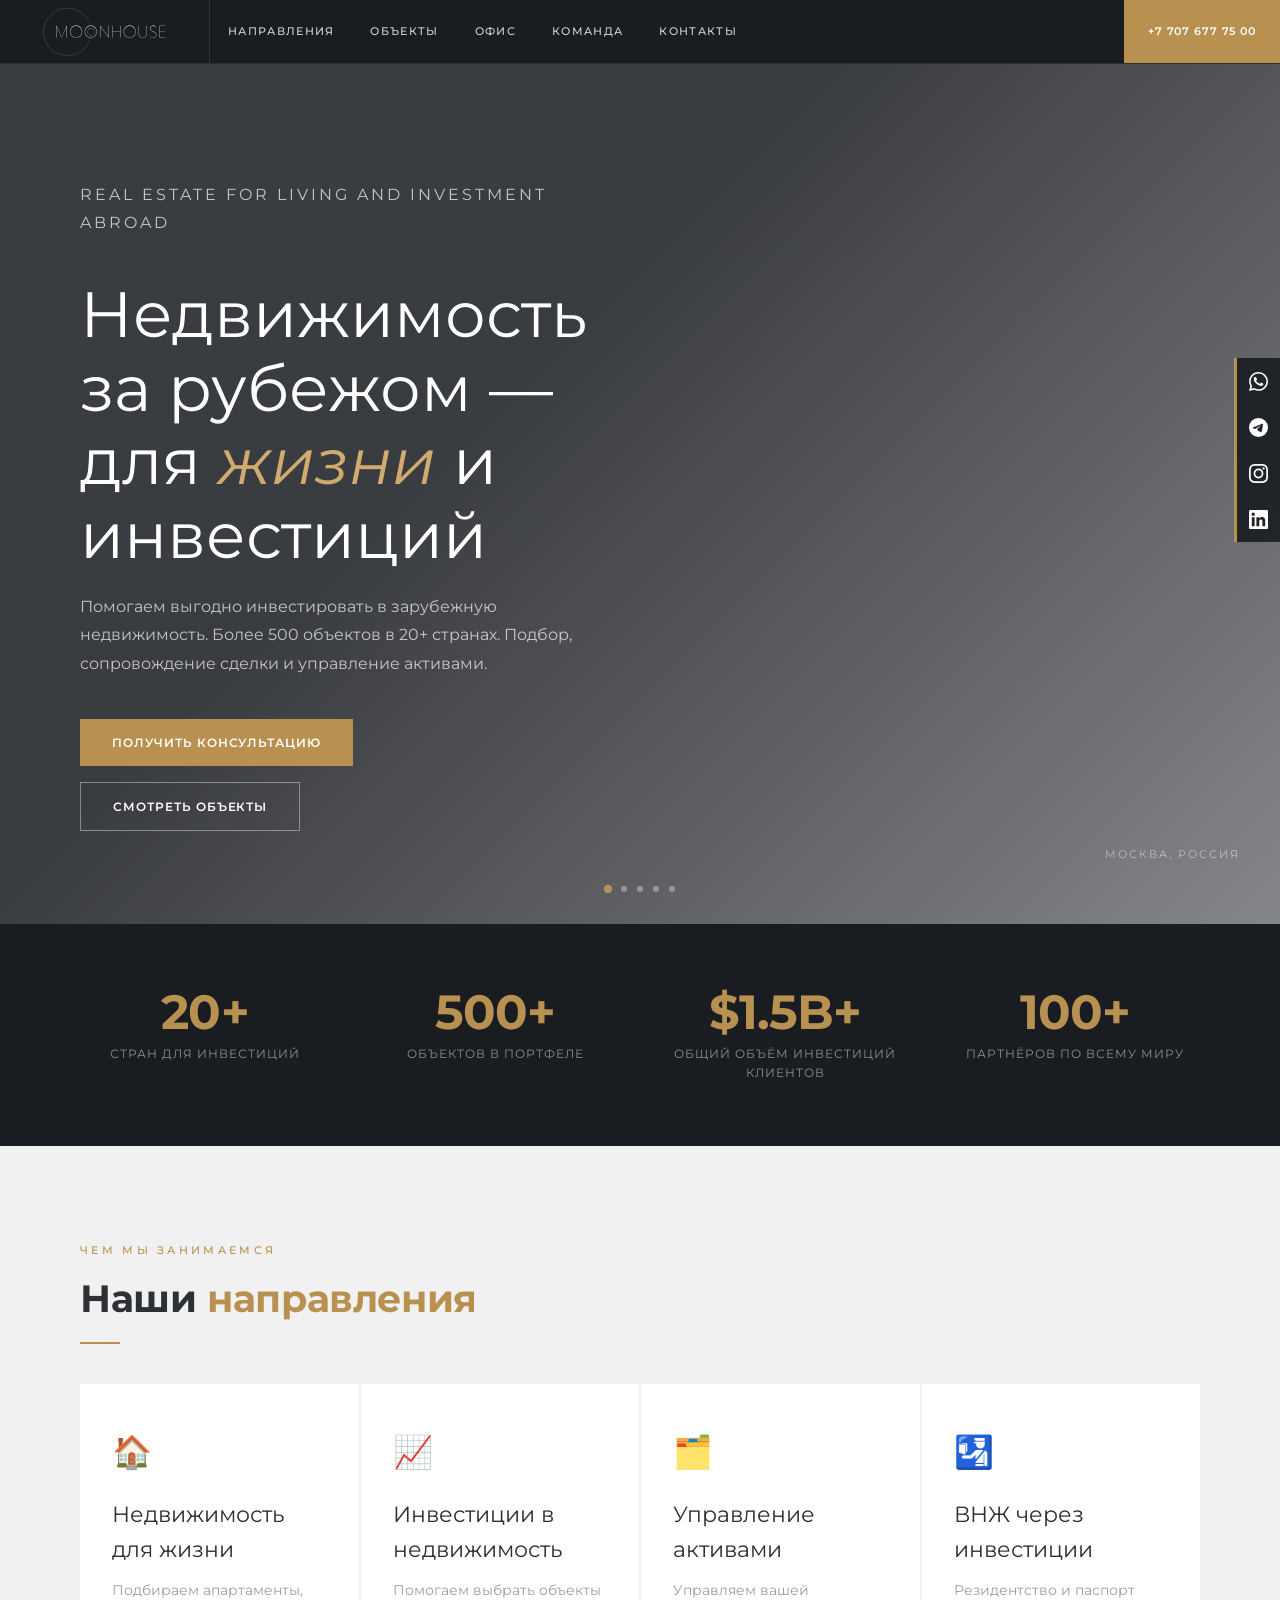
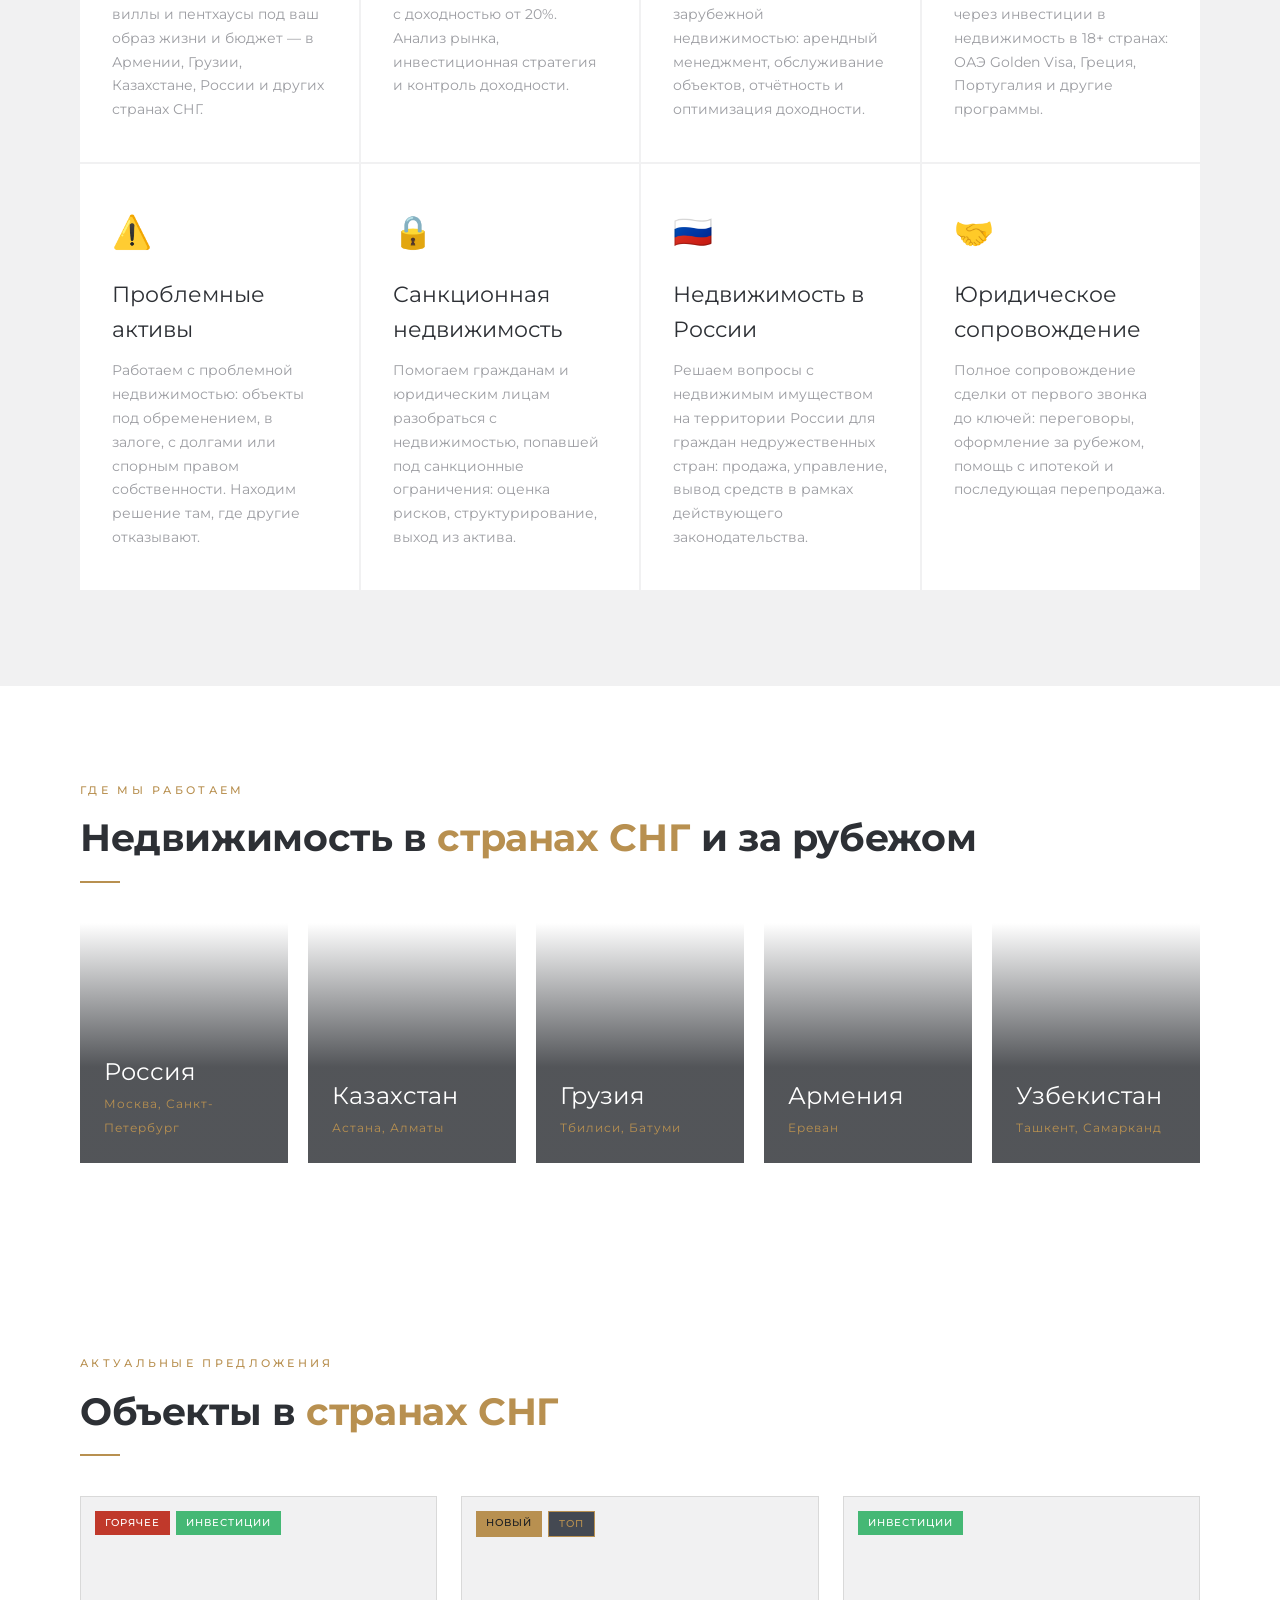
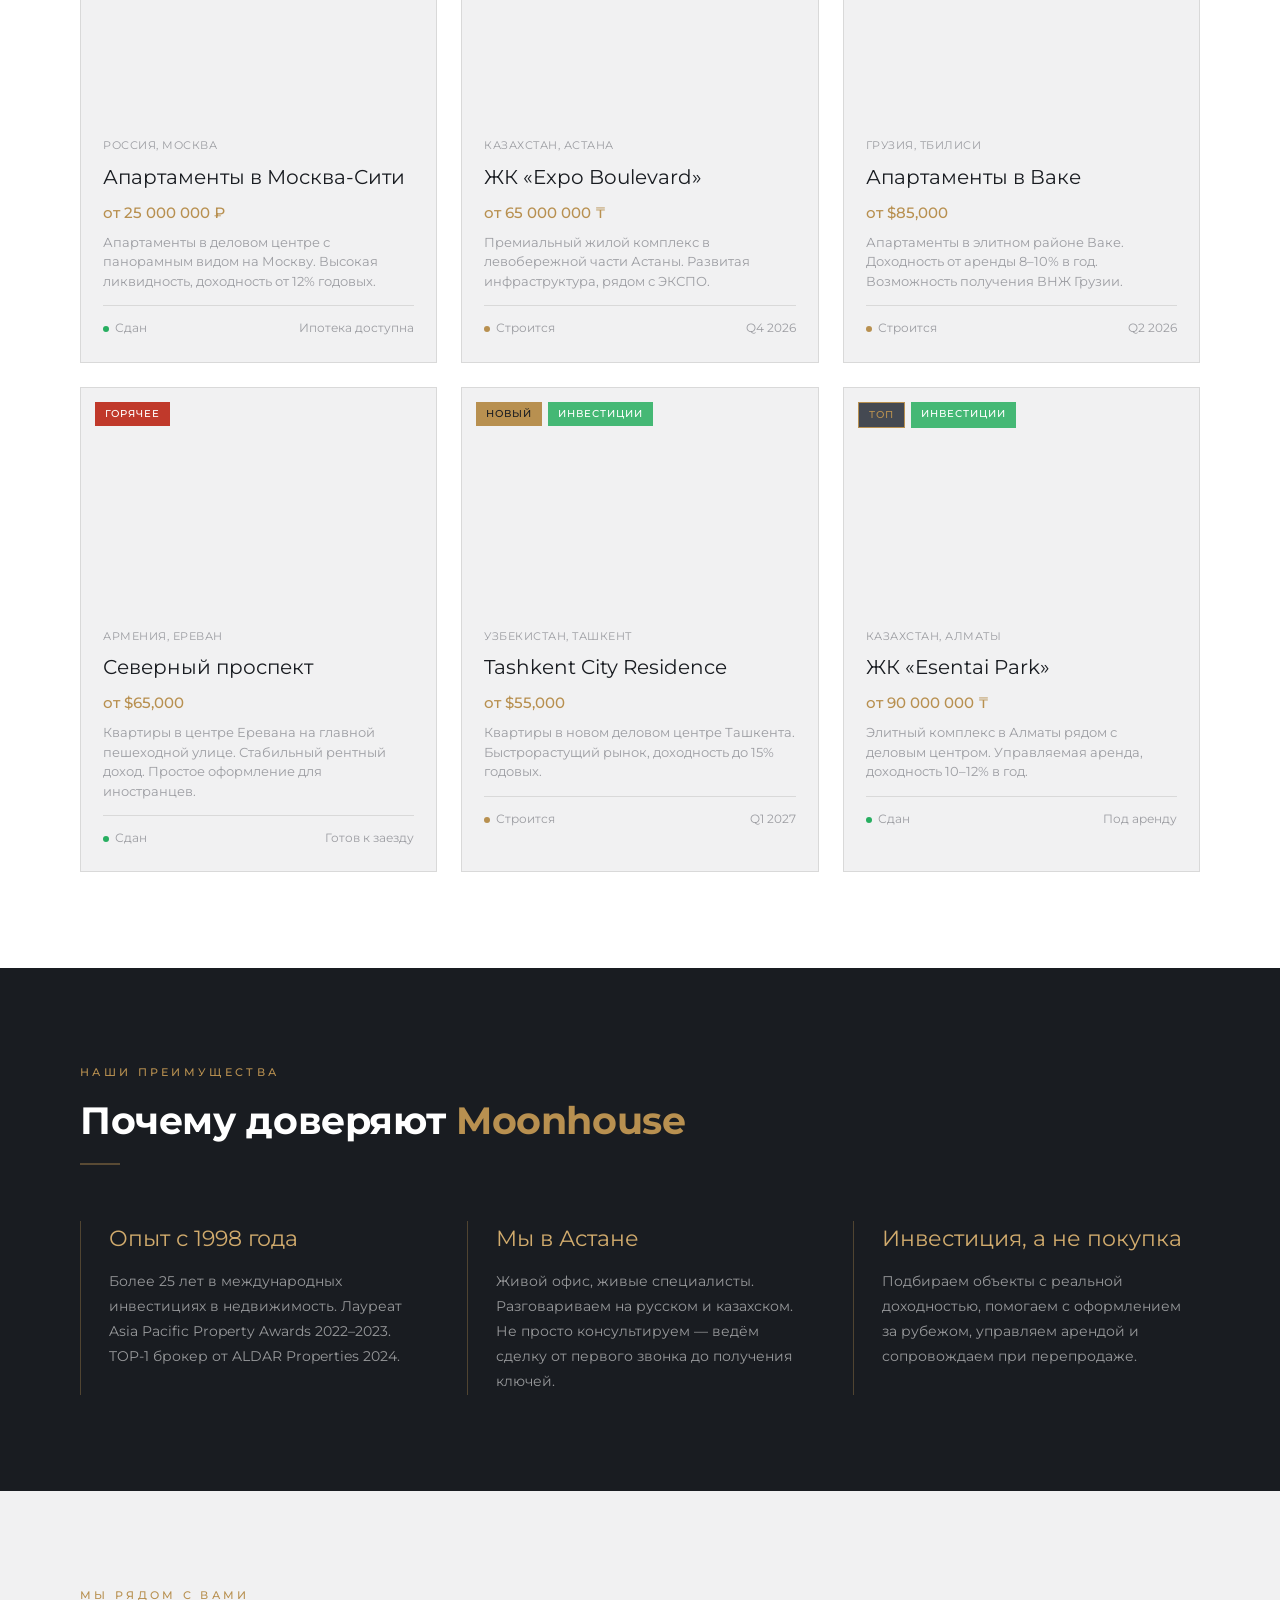
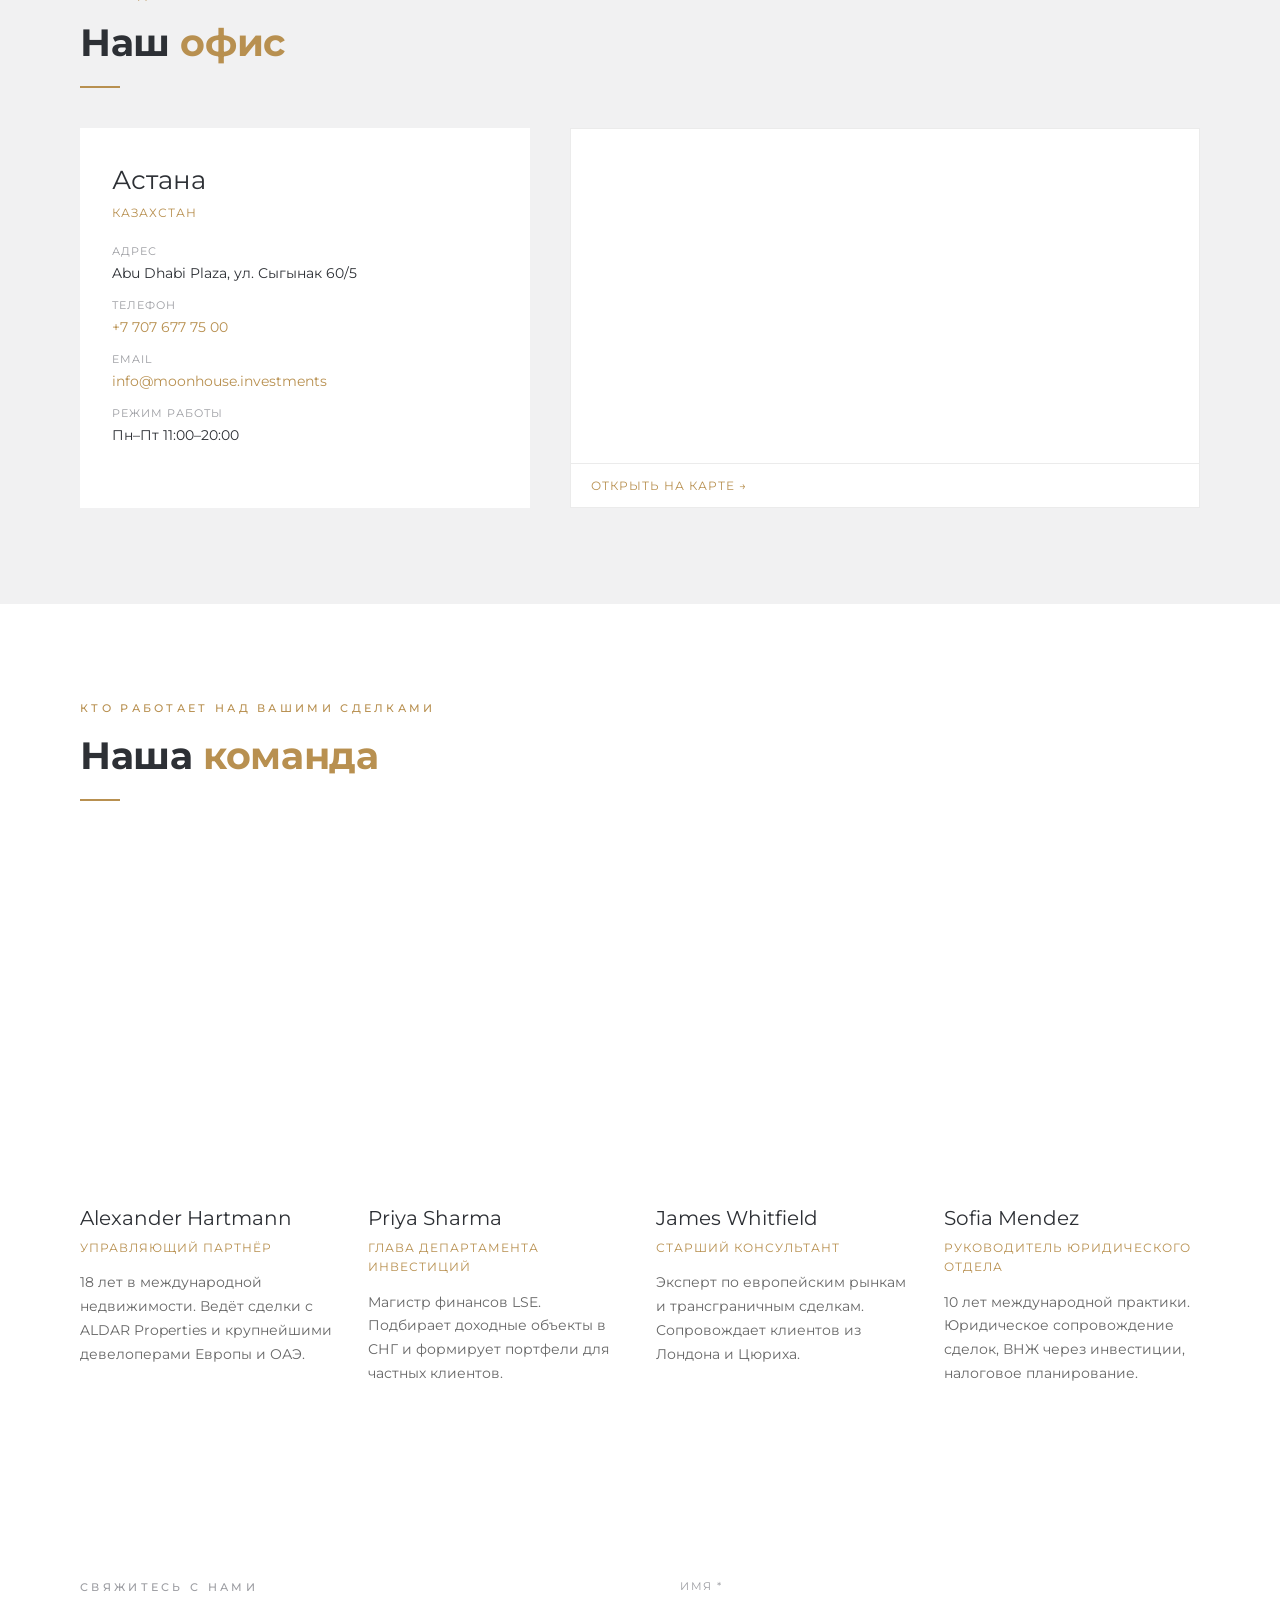
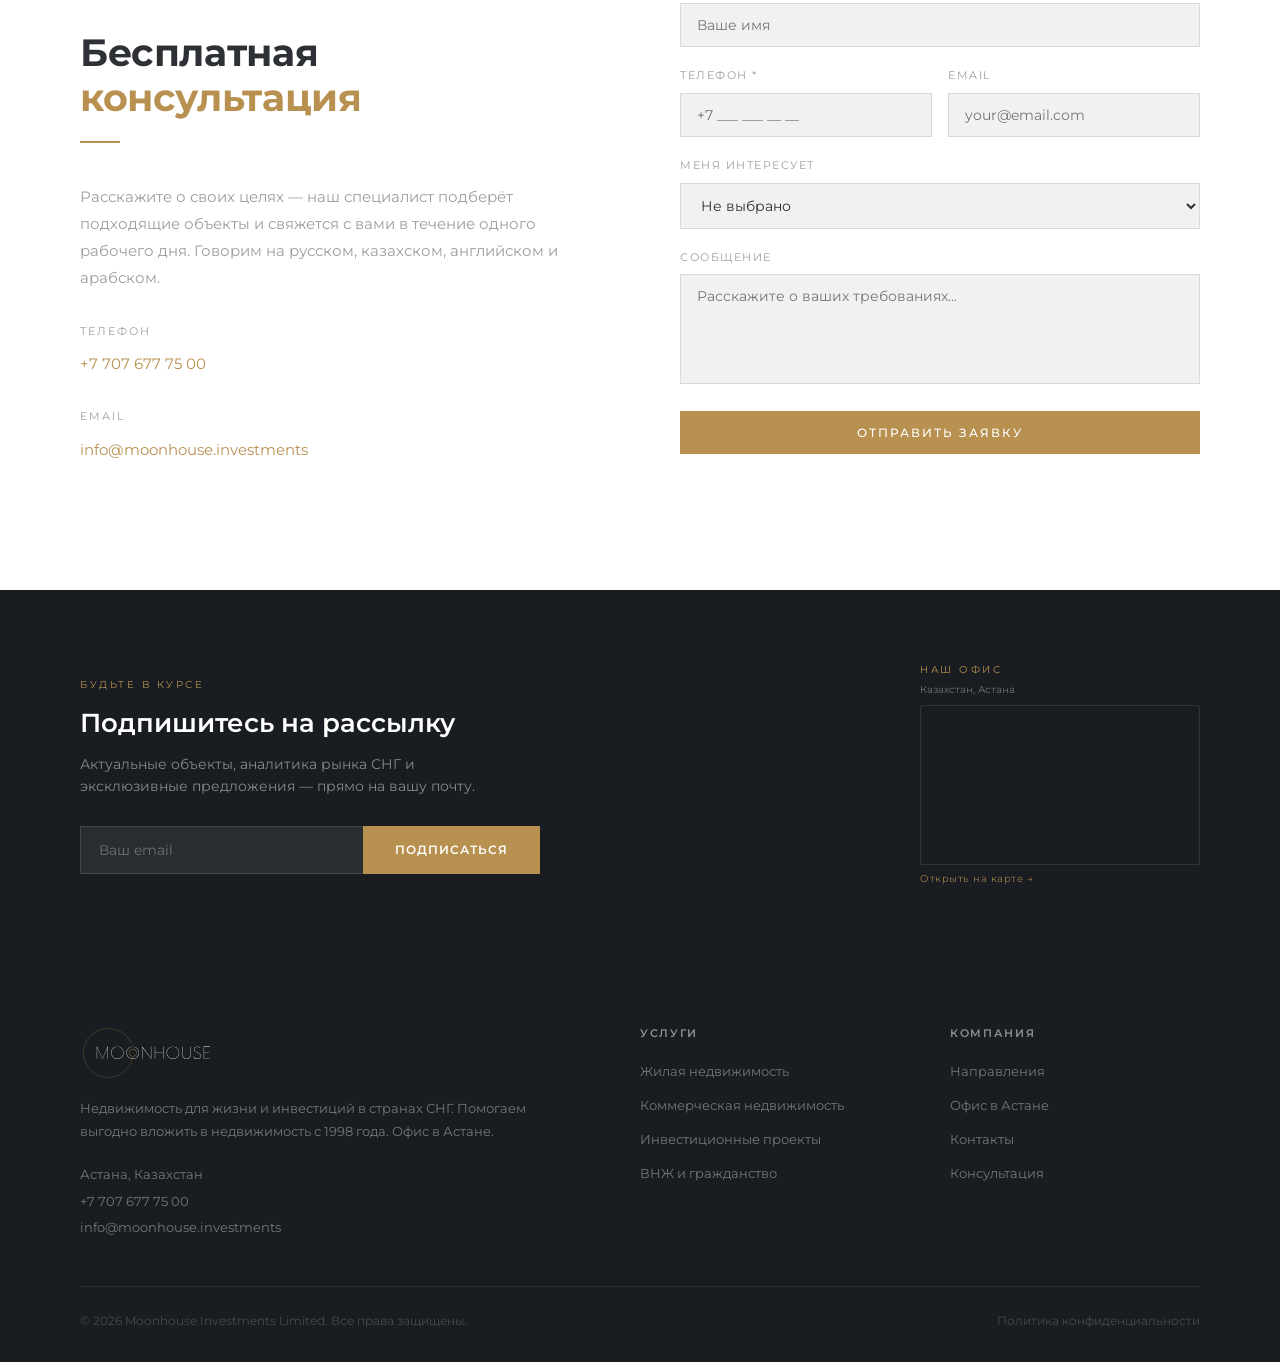
<file: index.html>
<!DOCTYPE html>
<html lang="ru">
<head>
<meta charset="UTF-8">
<meta name="viewport" content="width=device-width, initial-scale=1.0">
<title>Moonhouse Investments — Недвижимость в странах СНГ</title>
<link href="https://fonts.googleapis.com/css2?family=Montserrat:wght@400;500;600;700&display=swap" rel="stylesheet">
<link rel="stylesheet" href="style.css">
</head>
<body>

<!-- NAV -->
<nav>
  <a href="#" class="logo"><img src="moonhouse-logo.svg" alt="Moonhouse Investments"></a>
  <ul class="nav-links" id="navLinks">
    <li><a href="#destinations">Направления</a></li>
    <li><a href="#properties">Объекты</a></li>
    <li><a href="#offices">Офис</a></li>
    <li><a href="#team">Команда</a></li>
    <li><a href="#contact">Контакты</a></li>
  </ul>
  <button class="hamburger" id="hamburger" aria-label="Открыть меню"><span></span><span></span><span></span></button>
  <a href="tel:+77076777500" class="nav-phone">+7 707 677 75 00</a>
</nav>
<div class="nav-overlay" id="navOverlay"></div>

<!-- SOCIAL SIDEBAR -->
<div class="social-sidebar">
  <a href="https://wa.me/77076777500" target="_blank" rel="noopener" title="WhatsApp">
    <svg viewBox="0 0 24 24"><path d="M17.472 14.382c-.297-.149-1.758-.867-2.03-.967-.273-.099-.471-.148-.67.15-.197.297-.767.966-.94 1.164-.173.199-.347.223-.644.075-.297-.15-1.255-.463-2.39-1.475-.883-.788-1.48-1.761-1.653-2.059-.173-.297-.018-.458.13-.606.134-.133.298-.347.446-.52.149-.174.198-.298.298-.497.099-.198.05-.371-.025-.52-.075-.149-.669-1.612-.916-2.207-.242-.579-.487-.5-.669-.51-.173-.008-.371-.01-.57-.01-.198 0-.52.074-.792.372-.272.297-1.04 1.016-1.04 2.479 0 1.462 1.065 2.875 1.213 3.074.149.198 2.096 3.2 5.077 4.487.709.306 1.262.489 1.694.625.712.227 1.36.195 1.871.118.571-.085 1.758-.719 2.006-1.413.248-.694.248-1.289.173-1.413-.074-.124-.272-.198-.57-.347m-5.421 7.403h-.004a9.87 9.87 0 01-5.031-1.378l-.361-.214-3.741.982.998-3.648-.235-.374a9.86 9.86 0 01-1.51-5.26c.001-5.45 4.436-9.884 9.888-9.884 2.64 0 5.122 1.03 6.988 2.898a9.825 9.825 0 012.893 6.994c-.003 5.45-4.437 9.884-9.885 9.884m8.413-18.297A11.815 11.815 0 0012.05 0C5.495 0 .16 5.335.157 11.892c0 2.096.547 4.142 1.588 5.945L.057 24l6.305-1.654a11.882 11.882 0 005.683 1.448h.005c6.554 0 11.89-5.335 11.893-11.893a11.821 11.821 0 00-3.48-8.413z"/></svg>
  </a>
  <a href="https://t.me/moonhouseinvest" target="_blank" rel="noopener" title="Telegram">
    <svg viewBox="0 0 24 24"><path d="M11.944 0A12 12 0 0 0 0 12a12 12 0 0 0 12 12 12 12 0 0 0 12-12A12 12 0 0 0 12 0a12 12 0 0 0-.056 0zm4.962 7.224c.1-.002.321.023.465.14a.506.506 0 0 1 .171.325c.016.093.036.306.02.472-.18 1.898-.962 6.502-1.36 8.627-.168.9-.499 1.201-.82 1.23-.696.065-1.225-.46-1.9-.902-1.056-.693-1.653-1.124-2.678-1.8-1.185-.78-.417-1.21.258-1.91.177-.184 3.247-2.977 3.307-3.23.007-.032.014-.15-.056-.212s-.174-.041-.249-.024c-.106.024-1.793 1.14-5.061 3.345-.48.33-.913.49-1.302.48-.428-.008-1.252-.241-1.865-.44-.752-.245-1.349-.374-1.297-.789.027-.216.325-.437.893-.663 3.498-1.524 5.83-2.529 6.998-3.014 3.332-1.386 4.025-1.627 4.476-1.635z"/></svg>
  </a>
  <a href="https://instagram.com/moonhouseinvest" target="_blank" rel="noopener" title="Instagram">
    <svg viewBox="0 0 24 24"><path d="M12 2.163c3.204 0 3.584.012 4.85.07 3.252.148 4.771 1.691 4.919 4.919.058 1.265.069 1.645.069 4.849 0 3.205-.012 3.584-.069 4.849-.149 3.225-1.664 4.771-4.919 4.919-1.266.058-1.644.07-4.85.07-3.204 0-3.584-.012-4.849-.07-3.26-.149-4.771-1.699-4.919-4.92-.058-1.265-.07-1.644-.07-4.849 0-3.204.013-3.583.07-4.849.149-3.227 1.664-4.771 4.919-4.919 1.266-.057 1.645-.069 4.849-.069zM12 0C8.741 0 8.333.014 7.053.072 2.695.272.273 2.69.073 7.052.014 8.333 0 8.741 0 12c0 3.259.014 3.668.072 4.948.2 4.358 2.618 6.78 6.98 6.98C8.333 23.986 8.741 24 12 24c3.259 0 3.668-.014 4.948-.072 4.354-.2 6.782-2.618 6.979-6.98.059-1.28.073-1.689.073-4.948 0-3.259-.014-3.667-.072-4.947-.196-4.354-2.617-6.78-6.979-6.98C15.668.014 15.259 0 12 0zm0 5.838a6.162 6.162 0 1 0 0 12.324 6.162 6.162 0 0 0 0-12.324zM12 16a4 4 0 1 1 0-8 4 4 0 0 1 0 8zm6.406-11.845a1.44 1.44 0 1 0 0 2.881 1.44 1.44 0 0 0 0-2.881z"/></svg>
  </a>
  <a href="https://linkedin.com/company/moonhouse-investments" target="_blank" rel="noopener" title="LinkedIn">
    <svg viewBox="0 0 24 24"><path d="M20.447 20.452h-3.554v-5.569c0-1.328-.027-3.037-1.852-3.037-1.853 0-2.136 1.445-2.136 2.939v5.667H9.351V9h3.414v1.561h.046c.477-.9 1.637-1.85 3.37-1.85 3.601 0 4.267 2.37 4.267 5.455v6.286zM5.337 7.433a2.062 2.062 0 0 1-2.063-2.065 2.064 2.064 0 1 1 2.063 2.065zm1.782 13.019H3.555V9h3.564v11.452zM22.225 0H1.771C.792 0 0 .774 0 1.729v20.542C0 23.227.792 24 1.771 24h20.451C23.2 24 24 23.227 24 22.271V1.729C24 .774 23.2 0 22.222 0h.003z"/></svg>
  </a>
</div>

<!-- HERO --> Главный блок на начальном
<div class="hero">
  <div id="hero-slides"></div>
  <div class="hero-overlay"></div>
  <span class="hero-label" id="hero-label"></span>
  <div class="hero-dots" id="hero-dots"></div>
  <div class="hero-content">
    <p class="hero-tag">Real Estate for Living and Investment Abroad</p>
    <h1>Недвижимость за рубежом — для <em>жизни</em> и инвестиций</h1>
    <p>Помогаем выгодно инвестировать в зарубежную недвижимость. Более 500 объектов в 20+ странах. Подбор, сопровождение сделки и управление активами.</p>
    <div class="hero-btns">
      <a href="#contact" class="btn-gold">Получить консультацию</a>
      <a href="#properties" class="btn-outline">Смотреть объекты</a>
    </div>
  </div>
</div>

<!-- STATS -->
<div class="stats">
  <div class="stats-grid">
    <div>
      <div class="stat-num">20+</div>
      <div class="stat-label">стран для инвестиций</div>
    </div>
    <div>
      <div class="stat-num">500+</div>
      <div class="stat-label">объектов в портфеле</div>
    </div>
    <div>
      <div class="stat-num">$1.5B+</div>
      <div class="stat-label">общий объём инвестиций клиентов</div>
    </div>
    <div>
      <div class="stat-num">100+</div>
      <div class="stat-label">партнёров по всему миру</div>
    </div>
  </div>
</div>

<!-- SERVICES -->
<section class="services">
  <p class="section-label">Чем мы занимаемся</p>
  <h2 class="section-title">Наши <em>направления</em></h2>
  <div class="divider"></div>
  <div class="services-grid">
    <div class="service-card">
      <span class="service-icon">🏠</span>
      <h3>Недвижимость для жизни</h3>
      <p>Подбираем апартаменты, виллы и пентхаусы под ваш образ жизни и бюджет — в Армении, Грузии, Казахстане, России и других странах СНГ.</p>
    </div>
    <div class="service-card">
      <span class="service-icon">📈</span>
      <h3>Инвестиции в недвижимость</h3>
      <p>Помогаем выбрать объекты с доходностью от 20%. Анализ рынка, инвестиционная стратегия и контроль доходности.</p>
    </div>
    <div class="service-card">
      <span class="service-icon">🗂️</span>
      <h3>Управление активами</h3>
      <p>Управляем вашей зарубежной недвижимостью: арендный менеджмент, обслуживание объектов, отчётность и оптимизация доходности.</p>
    </div>
    <div class="service-card">
      <span class="service-icon">🛂</span>
      <h3>ВНЖ через инвестиции</h3>
      <p>Резидентство и паспорт через инвестиции в недвижимость в 18+ странах: ОАЭ Golden Visa, Греция, Португалия и другие программы.</p>
    </div>
    <div class="service-card">
      <span class="service-icon">⚠️</span>
      <h3>Проблемные активы</h3>
      <p>Работаем с проблемной недвижимостью: объекты под обременением, в залоге, с долгами или спорным правом собственности. Находим решение там, где другие отказывают.</p>
    </div>
    <div class="service-card">
      <span class="service-icon">🔒</span>
      <h3>Санкционная недвижимость</h3>
      <p>Помогаем гражданам и юридическим лицам разобраться с недвижимостью, попавшей под санкционные ограничения: оценка рисков, структурирование, выход из актива.</p>
    </div>
    <div class="service-card">
      <span class="service-icon">🇷🇺</span>
      <h3>Недвижимость в России</h3>
      <p>Решаем вопросы с недвижимым имуществом на территории России для граждан недружественных стран: продажа, управление, вывод средств в рамках действующего законодательства.</p>
    </div>
    <div class="service-card">
      <span class="service-icon">🤝</span>
      <h3>Юридическое сопровождение</h3>
      <p>Полное сопровождение сделки от первого звонка до ключей: переговоры, оформление за рубежом, помощь с ипотекой и последующая перепродажа.</p>
    </div>
  </div>
</section>

<!-- DESTINATIONS -->
<section class="destinations" id="destinations">
  <p class="section-label">Где мы работаем</p>
  <h2 class="section-title">Недвижимость в <em>странах СНГ</em> и за рубежом</h2>
  <div class="divider"></div>
  <div class="dest-grid">
    <a href="country-russia.html" class="dest-card">
      <div class="dest-bg" style="background-image:url('https://images.pexels.com/photos/33542588/pexels-photo-33542588.jpeg?auto=compress&cs=tinysrgb&w=1600')"></div>
      <div class="dest-overlay"></div>
      <div class="dest-info">
        <span class="dest-name">Россия</span>
        <span class="dest-count">Москва, Санкт-Петербург</span>
      </div>
    </a>
    <a href="country-kazakhstan.html" class="dest-card">
      <div class="dest-bg" style="background-image:url('https://images.pexels.com/photos/34814717/pexels-photo-34814717.jpeg?auto=compress&cs=tinysrgb&w=1600')"></div>
      <div class="dest-overlay"></div>
      <div class="dest-info">
        <span class="dest-name">Казахстан</span>
        <span class="dest-count">Астана, Алматы</span>
      </div>
    </a>
    <a href="country-georgia.html" class="dest-card">
      <div class="dest-bg" style="background-image:url('https://images.pexels.com/photos/19063143/pexels-photo-19063143.jpeg?auto=compress&cs=tinysrgb&w=1600')"></div>
      <div class="dest-overlay"></div>
      <div class="dest-info">
        <span class="dest-name">Грузия</span>
        <span class="dest-count">Тбилиси, Батуми</span>
      </div>
    </a>
    <a href="country-armenia.html" class="dest-card">
      <div class="dest-bg" style="background-image:url('https://images.pexels.com/photos/5937660/pexels-photo-5937660.jpeg?auto=compress&cs=tinysrgb&w=1600')"></div>
      <div class="dest-overlay"></div>
      <div class="dest-info">
        <span class="dest-name">Армения</span>
        <span class="dest-count">Ереван</span>
      </div>
    </a>
    <a href="country-uzbekistan.html" class="dest-card">
      <div class="dest-bg" style="background-image:url('https://images.pexels.com/photos/32037638/pexels-photo-32037638.jpeg?auto=compress&cs=tinysrgb&w=1600')"></div>
      <div class="dest-overlay"></div>
      <div class="dest-info">
        <span class="dest-name">Узбекистан</span>
        <span class="dest-count">Ташкент, Самарканд</span>
      </div>
    </a>
  </div>
</section>

<!-- PROPERTIES -->
<section class="properties" id="properties">
  <p class="section-label">Актуальные предложения</p>
  <h2 class="section-title">Объекты в <em>странах СНГ</em></h2>
  <div class="divider"></div>
  <div class="props-grid">

    <a href="property-moscow.html" class="prop-card prop-card-link">
      <div class="prop-img" style="background-image:url('https://images.unsplash.com/photo-1502672260266-1c1ef2d93688?w=900&q=80')">
        <div class="prop-badges">
          <span class="badge badge-hot">Горячее</span>
          <span class="badge badge-invest">Инвестиции</span>
        </div>
      </div>
      <div class="prop-body">
        <p class="prop-location">Россия, Москва</p>
        <p class="prop-name">Апартаменты в Москва-Сити</p>
        <p class="prop-price">от 25 000 000 ₽</p>
        <p class="prop-desc">Апартаменты в деловом центре с панорамным видом на Москву. Высокая ликвидность, доходность от 12% годовых.</p>
        <div class="prop-footer">
          <span><span class="status-dot status-done"></span>Сдан</span>
          <span>Ипотека доступна</span>
        </div>
      </div>
    </a>

    <a href="property-astana.html" class="prop-card prop-card-link">
      <div class="prop-img" style="background-image:url('https://images.unsplash.com/photo-1600210492486-724fe5c67fb0?w=900&q=80')">
        <div class="prop-badges">
          <span class="badge badge-new">Новый</span>
          <span class="badge badge-top">Топ</span>
        </div>
      </div>
      <div class="prop-body">
        <p class="prop-location">Казахстан, Астана</p>
        <p class="prop-name">ЖК «Expo Boulevard»</p>
        <p class="prop-price">от 65 000 000 ₸</p>
        <p class="prop-desc">Премиальный жилой комплекс в левобережной части Астаны. Развитая инфраструктура, рядом с ЭКСПО.</p>
        <div class="prop-footer">
          <span><span class="status-dot status-build"></span>Строится</span>
          <span>Q4 2026</span>
        </div>
      </div>
    </a>

    <a href="property-tbilisi.html" class="prop-card prop-card-link">
      <div class="prop-img" style="background-image:url('https://images.unsplash.com/photo-1560448204-e02f11c3d0e2?w=900&q=80')">
        <div class="prop-badges">
          <span class="badge badge-invest">Инвестиции</span>
        </div>
      </div>
      <div class="prop-body">
        <p class="prop-location">Грузия, Тбилиси</p>
        <p class="prop-name">Апартаменты в Ваке</p>
        <p class="prop-price">от $85,000</p>
        <p class="prop-desc">Апартаменты в элитном районе Ваке. Доходность от аренды 8–10% в год. Возможность получения ВНЖ Грузии.</p>
        <div class="prop-footer">
          <span><span class="status-dot status-build"></span>Строится</span>
          <span>Q2 2026</span>
        </div>
      </div>
    </a>

    <a href="property-yerevan.html" class="prop-card prop-card-link">
      <div class="prop-img" style="background-image:url('https://images.unsplash.com/photo-1600596542815-ffad4c1539a9?w=900&q=80')">
        <div class="prop-badges">
          <span class="badge badge-hot">Горячее</span>
        </div>
      </div>
      <div class="prop-body">
        <p class="prop-location">Армения, Ереван</p>
        <p class="prop-name">Северный проспект</p>
        <p class="prop-price">от $65,000</p>
        <p class="prop-desc">Квартиры в центре Еревана на главной пешеходной улице. Стабильный рентный доход. Простое оформление для иностранцев.</p>
        <div class="prop-footer">
          <span><span class="status-dot status-done"></span>Сдан</span>
          <span>Готов к заезду</span>
        </div>
      </div>
    </a>

    <a href="property-tashkent.html" class="prop-card prop-card-link">
      <div class="prop-img" style="background-image:url('https://images.unsplash.com/photo-1522708323590-d24dbb6b0267?w=900&q=80')">
        <div class="prop-badges">
          <span class="badge badge-new">Новый</span>
          <span class="badge badge-invest">Инвестиции</span>
        </div>
      </div>
      <div class="prop-body">
        <p class="prop-location">Узбекистан, Ташкент</p>
        <p class="prop-name">Tashkent City Residence</p>
        <p class="prop-price">от $55,000</p>
        <p class="prop-desc">Квартиры в новом деловом центре Ташкента. Быстрорастущий рынок, доходность до 15% годовых.</p>
        <div class="prop-footer">
          <span><span class="status-dot status-build"></span>Строится</span>
          <span>Q1 2027</span>
        </div>
      </div>
    </a>

    <a href="property-almaty.html" class="prop-card prop-card-link">
      <div class="prop-img" style="background-image:url('https://images.unsplash.com/photo-1493809842364-78817add7ffb?w=900&q=80')">
        <div class="prop-badges">
          <span class="badge badge-top">Топ</span>
          <span class="badge badge-invest">Инвестиции</span>
        </div>
      </div>
      <div class="prop-body">
        <p class="prop-location">Казахстан, Алматы</p>
        <p class="prop-name">ЖК «Esentai Park»</p>
        <p class="prop-price">от 90 000 000 ₸</p>
        <p class="prop-desc">Элитный комплекс в Алматы рядом с деловым центром. Управляемая аренда, доходность 10–12% в год.</p>
        <div class="prop-footer">
          <span><span class="status-dot status-done"></span>Сдан</span>
          <span>Под аренду</span>
        </div>
      </div>
    </a>

  </div>
</section>

<!-- WHY US -->
<section class="why">
  <p class="section-label">Наши преимущества</p>
  <h2 class="section-title" style="color:var(--white);">Почему доверяют <em>Moonhouse</em></h2>
  <div class="divider" style="background:rgba(184,144,80,0.4);margin-bottom:56px;"></div>
  <div class="why-grid">
    <div class="why-item">
      <h3>Опыт с 1998 года</h3>
      <p>Более 25 лет в международных инвестициях в недвижимость. Лауреат Asia Pacific Property Awards 2022–2023. TOP-1 брокер от ALDAR Properties 2024.</p>
    </div>
    <div class="why-item">
      <h3>Мы в Астане</h3>
      <p>Живой офис, живые специалисты. Разговариваем на русском и казахском. Не просто консультируем — ведём сделку от первого звонка до получения ключей.</p>
    </div>
    <div class="why-item">
      <h3>Инвестиция, а не покупка</h3>
      <p>Подбираем объекты с реальной доходностью, помогаем с оформлением за рубежом, управляем арендой и сопровождаем при перепродаже.</p>
    </div>
  </div>
</section>

<!-- OFFICES -->
<section class="offices" id="offices">
  <p class="section-label">Мы рядом с вами</p>
  <h2 class="section-title">Наш <em>офис</em></h2>
  <div class="divider"></div>
  <div class="office-grid">
    <div class="office-card">
      <p class="office-city">Астана</p>
      <p class="office-country">Казахстан</p>
      <div class="office-row">
        <span class="office-row-label">Адрес</span>
        <span>Abu Dhabi Plaza, ул. Сыгынак 60/5</span>
      </div>
      <div class="office-row">
        <span class="office-row-label">Телефон</span>
        <a href="tel:+77076777500">+7 707 677 75 00</a>
      </div>
      <div class="office-row">
        <span class="office-row-label">Email</span>
        <a href="mailto:info@moonhouse.investments">info@moonhouse.investments</a>
      </div>
      <div class="office-row">
        <span class="office-row-label">Режим работы</span>
        <span>Пн–Пт 11:00–20:00</span>
      </div>
    </div>
    <div class="office-map">
      <iframe
        src="https://www.openstreetmap.org/export/embed.html?bbox=71.4195%2C51.1170%2C71.4365%2C51.1250&layer=mapnik&marker=51.121003%2C71.427899"
        loading="lazy" title="Офис Moonhouse — Abu Dhabi Plaza, Астана"></iframe>
      <a href="https://www.openstreetmap.org/?mlat=51.121003&mlon=71.427899#map=17/51.121003/71.427899"
        target="_blank" rel="noopener" class="office-map-link">Открыть на карте →</a>
    </div>
  </div>
</section>

<!-- TEAM -->
<section class="team" id="team">
  <p class="section-label">Кто работает над вашими сделками</p>
  <h2 class="section-title">Наша <em>команда</em></h2>
  <div class="divider"></div>
  <div class="team-grid">
    <div class="team-card">
      <div class="team-photo" style="background-image:url('https://images.unsplash.com/photo-1560250097-0b93528c311a?w=600&q=80')"></div>
      <p class="team-name">Alexander Hartmann</p>
      <p class="team-role">Управляющий партнёр</p>
      <p class="team-bio">18 лет в международной недвижимости. Ведёт сделки с ALDAR Properties и крупнейшими девелоперами Европы и ОАЭ.</p>
    </div>
    <div class="team-card">
      <div class="team-photo" style="background-image:url('https://images.unsplash.com/photo-1580489944761-15a19d654956?w=600&q=80')"></div>
      <p class="team-name">Priya Sharma</p>
      <p class="team-role">Глава департамента инвестиций</p>
      <p class="team-bio">Магистр финансов LSE. Подбирает доходные объекты в СНГ и формирует портфели для частных клиентов.</p>
    </div>
    <div class="team-card">
      <div class="team-photo" style="background-image:url('https://www.avcr.cz/export/sites/avcr.cz/.content/galerie-obrazku/medailonky/prof.-RNDr.-Radomir-Panek-Ph.D.jpg')"></div>
      <p class="team-name">James Whitfield</p>
      <p class="team-role">Старший консультант</p>
      <p class="team-bio">Эксперт по европейским рынкам и трансграничным сделкам. Сопровождает клиентов из Лондона и Цюриха.</p>
    </div>
    <div class="team-card">
      <div class="team-photo" style="background-image:url('https://images.unsplash.com/photo-1573497019940-1c28c88b4f3e?w=600&q=80')"></div>
      <p class="team-name">Sofia Mendez</p>
      <p class="team-role">Руководитель юридического отдела</p>
      <p class="team-bio">10 лет международной практики. Юридическое сопровождение сделок, ВНЖ через инвестиции, налоговое планирование.</p>
    </div>
  </div>
</section>

<!-- CONTACT FORM -->
<section class="contact" id="contact">
  <div class="contact-grid">
    <div class="contact-info">
      <p class="section-label">Свяжитесь с нами</p>
      <h2 class="section-title">Бесплатная <em>консультация</em></h2>
      <div class="divider"></div>
      <p>Расскажите о своих целях — наш специалист подберёт подходящие объекты и свяжется с вами в течение одного рабочего дня. Говорим на русском, казахском, английском и арабском.</p>
      <div class="contact-detail">
        <span class="contact-label">Телефон</span>
        <a href="tel:+77076777500">+7 707 677 75 00</a>
      </div>
      <div class="contact-detail">
        <span class="contact-label">Email</span>
        <a href="mailto:info@moonhouse.investments">info@moonhouse.investments</a>
      </div>
    </div>
    <form class="contact-form" id="contactForm" onsubmit="return false;">
      <div class="form-group">
        <label>Имя *</label>
        <input type="text" placeholder="Ваше имя">
      </div>
      <div class="form-row">
        <div class="form-group">
          <label>Телефон *</label>
          <input type="tel" placeholder="+7 ___ ___ __ __">
        </div>
        <div class="form-group">
          <label>Email</label>
          <input type="email" placeholder="your@email.com">
        </div>
      </div>
      <div class="form-group">
        <label>Меня интересует</label>
        <select>
          <option>Не выбрано</option>
          <option>Недвижимость для жизни</option>
          <option>Инвестиции в недвижимость</option>
          <option>Управление активами</option>
          <option>Проблемные активы</option>
          <option>Санкционная недвижимость</option>
          <option>Недвижимость в России (для иностранцев)</option>
          <option>ВНЖ через инвестиции</option>
          <option>Юридическое сопровождение</option>
        </select>
      </div>
      <div class="form-group">
        <label>Сообщение</label>
        <textarea placeholder="Расскажите о ваших требованиях..."></textarea>
      </div>
      <button type="submit" class="form-submit">Отправить заявку</button>
    </form>
  </div>
</section>

<!-- NEWSLETTER + MAP -->
<section class="newsletter-section">
  <div class="newsletter-left">
    <div>
      <p class="newsletter-label-small">Будьте в курсе</p>
      <h2 class="newsletter-title">Подпишитесь на рассылку</h2>
      <p class="newsletter-sub">Актуальные объекты, аналитика рынка СНГ и эксклюзивные предложения — прямо на вашу почту.</p>
    </div>
    <form class="newsletter-form" id="newsletterForm" onsubmit="return false;">
      <input type="email" class="newsletter-input" placeholder="Ваш email">
      <button type="submit" class="btn-gold">Подписаться</button>
    </form>
  </div>
  <div class="footer-map-box">
    <p class="newsletter-label-small">Наш офис</p>
    <p class="map-address">Казахстан, Астана</p>
    <iframe
      src="https://www.openstreetmap.org/export/embed.html?bbox=71.38%2C51.13%2C71.52%2C51.21&layer=mapnik&marker=51.169%2C71.449"
      frameborder="0" scrolling="no" title="Офис Moonhouse — Астана"></iframe>
    <a href="https://www.openstreetmap.org/?mlat=51.169&mlon=71.449#map=14/51.169/71.449"
      target="_blank" rel="noopener" class="map-link">Открыть на карте →</a>
  </div>
</section>

<!-- FOOTER -->
<footer>
  <div class="footer-grid">
    <div>
      <a href="#" class="footer-logo"><img src="moonhouse-logo.svg" alt="Moonhouse Investments"></a>
      <p class="footer-about">Недвижимость для жизни и инвестиций в странах СНГ. Помогаем выгодно вложить в недвижимость с 1998 года. Офис в Астане.</p>
      <div class="footer-contact">
        <div>Астана, Казахстан</div>
        <div><a href="tel:+77076777500">+7 707 677 75 00</a></div>
        <div><a href="mailto:info@moonhouse.investments">info@moonhouse.investments</a></div>
      </div>
    </div>
    <div class="footer-col">
      <h4>Услуги</h4>
      <ul>
        <li><a href="#properties">Жилая недвижимость</a></li>
        <li><a href="#properties">Коммерческая недвижимость</a></li>
        <li><a href="#properties">Инвестиционные проекты</a></li>
        <li><a href="#contact">ВНЖ и гражданство</a></li>
      </ul>
    </div>
    <div class="footer-col">
      <h4>Компания</h4>
      <ul>
        <li><a href="#destinations">Направления</a></li>
        <li><a href="#offices">Офис в Астане</a></li>
        <li><a href="#contact">Контакты</a></li>
        <li><a href="#contact">Консультация</a></li>
      </ul>
    </div>
  </div>
  <div class="footer-bottom">
    <span>© 2026 Moonhouse Investments Limited. Все права защищены.</span>
    <span><a href="#" style="color:rgba(255,255,255,0.2);text-decoration:none;">Политика конфиденциальности</a></span>
  </div>
</footer>

<div id="toast" class="toast"></div>
<script src="app.js"></script>
</body>
</html>
</file>
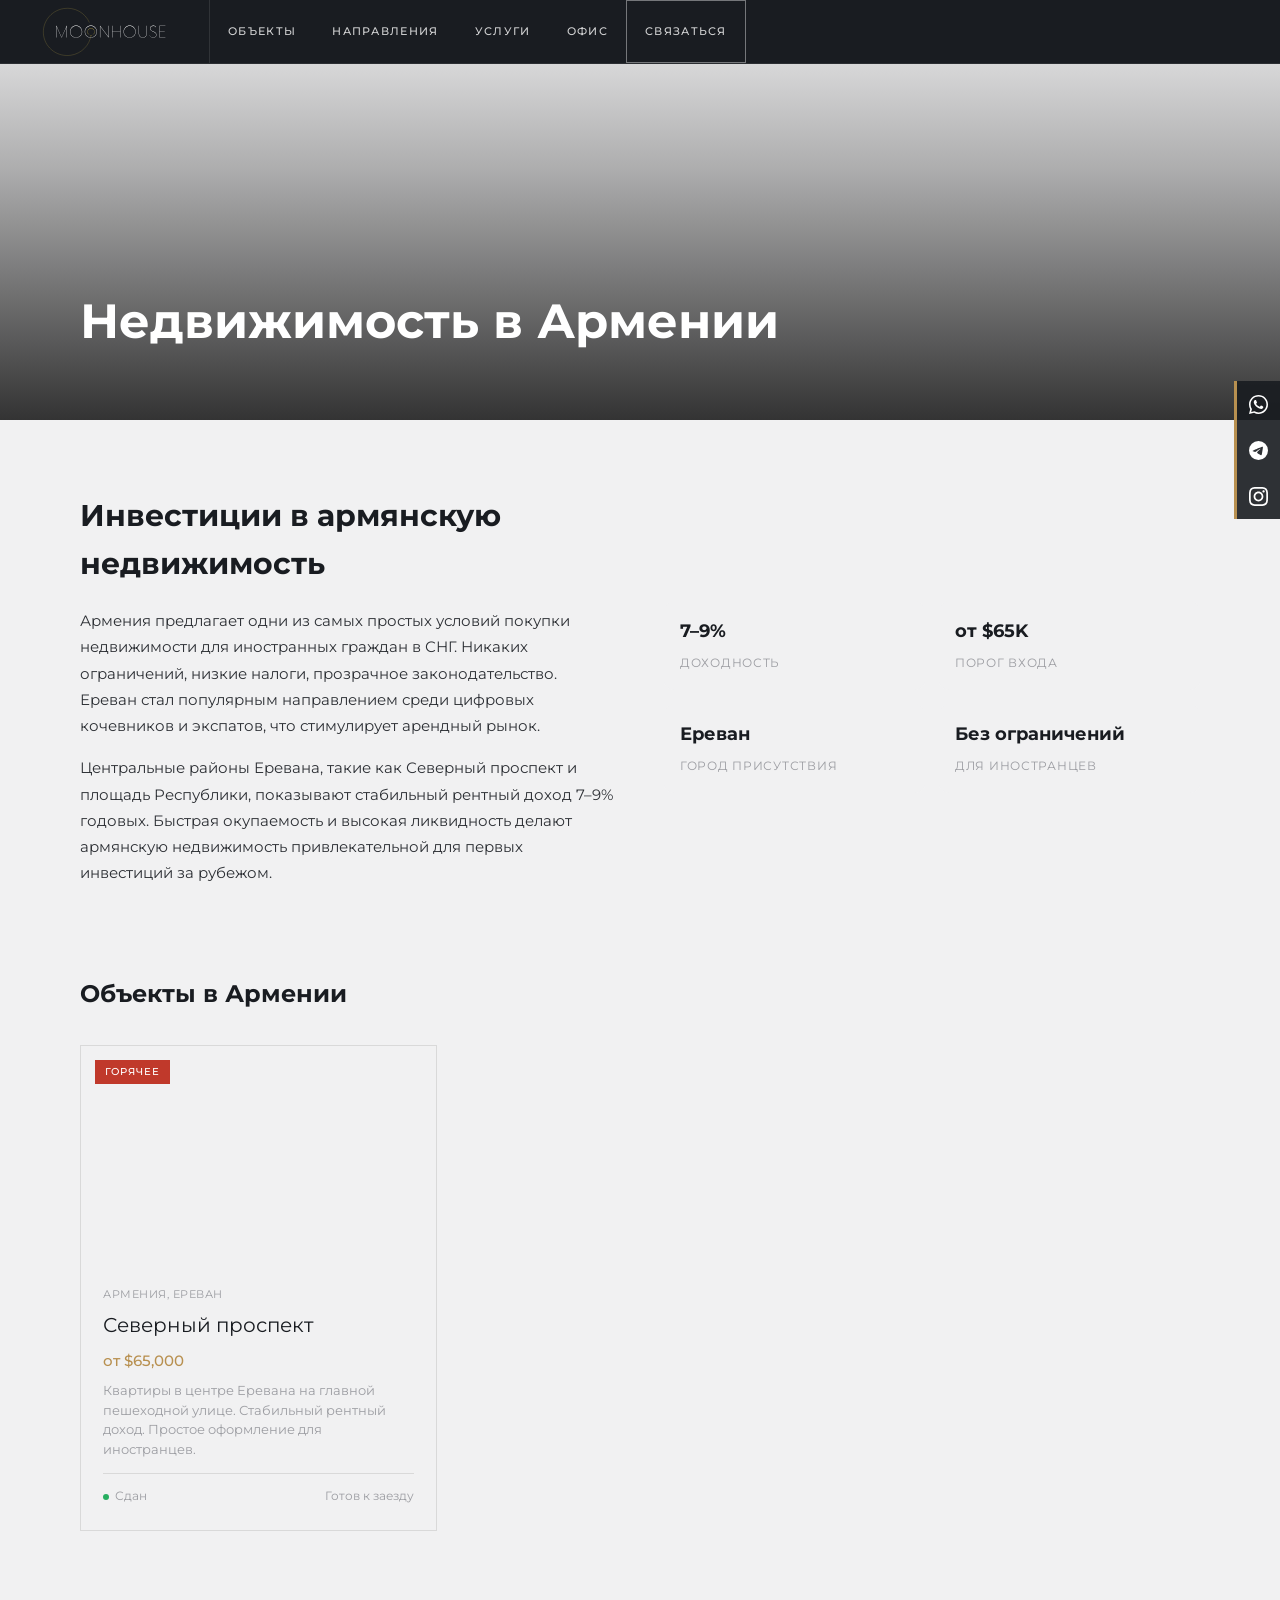
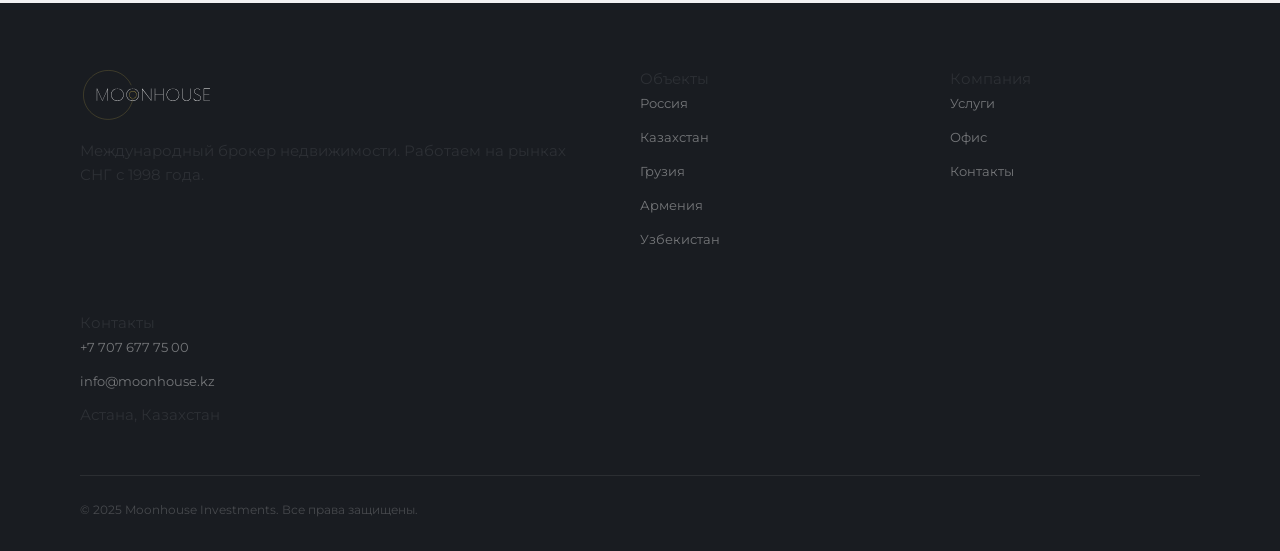
<file: country-armenia.html>
<!DOCTYPE html>
<html lang="ru">
<head>
  <meta charset="UTF-8">
  <meta name="viewport" content="width=device-width, initial-scale=1.0">
  <title>Недвижимость в Армении — Moonhouse Investments</title>
  <link rel="preconnect" href="https://fonts.googleapis.com">
  <link href="https://fonts.googleapis.com/css2?family=Montserrat:ital,wght@0,400;0,600;0,700;0,800;1,700&display=swap" rel="stylesheet">
  <link rel="stylesheet" href="style.css">
</head>
<body>

<nav>
  <a href="index.html" class="logo"><img src="moonhouse-logo.svg" alt="Moonhouse Investments"></a>
  <ul class="nav-links" id="navLinks">
    <li><a href="index.html#properties">Объекты</a></li>
    <li><a href="index.html#destinations">Направления</a></li>
    <li><a href="index.html#services">Услуги</a></li>
    <li><a href="index.html#offices">Офис</a></li>
    <li><a href="index.html#contact" class="btn btn-outline">Связаться</a></li>
  </ul>
  <button class="hamburger" id="hamburger" aria-label="Меню">
    <span></span><span></span><span></span>
  </button>
</nav>
<div class="nav-overlay" id="navOverlay"></div>

<div class="social-sidebar">
  <a href="https://wa.me/77076777500" target="_blank" rel="noopener" aria-label="WhatsApp">
    <svg width="18" height="18" viewBox="0 0 24 24" fill="currentColor"><path d="M17.472 14.382c-.297-.149-1.758-.867-2.03-.967-.273-.099-.471-.148-.67.15-.197.297-.767.966-.94 1.164-.173.199-.347.223-.644.075-.297-.15-1.255-.463-2.39-1.475-.883-.788-1.48-1.761-1.653-2.059-.173-.297-.018-.458.13-.606.134-.133.298-.347.446-.52.149-.174.198-.298.298-.497.099-.198.05-.371-.025-.52-.075-.149-.669-1.612-.916-2.207-.242-.579-.487-.5-.669-.51-.173-.008-.371-.01-.57-.01-.198 0-.52.074-.792.372-.272.297-1.04 1.016-1.04 2.479 0 1.462 1.065 2.875 1.213 3.074.149.198 2.096 3.2 5.077 4.487.709.306 1.262.489 1.694.625.712.227 1.36.195 1.871.118.571-.085 1.758-.719 2.006-1.413.248-.694.248-1.289.173-1.413-.074-.124-.272-.198-.57-.347z"/><path d="M12 0C5.373 0 0 5.373 0 12c0 2.123.554 4.118 1.528 5.847L0 24l6.335-1.508A11.933 11.933 0 0012 24c6.627 0 12-5.373 12-12S18.627 0 12 0zm0 22c-1.847 0-3.584-.492-5.088-1.352l-.361-.214-3.762.895.952-3.672-.235-.376A9.956 9.956 0 012 12C2 6.477 6.477 2 12 2s10 4.477 10 10-4.477 10-10 10z"/></svg>
  </a>
  <a href="https://t.me/moonhouseinvest" target="_blank" rel="noopener" aria-label="Telegram">
    <svg width="18" height="18" viewBox="0 0 24 24" fill="currentColor"><path d="M11.944 0A12 12 0 000 12a12 12 0 0012 12 12 12 0 0012-12A12 12 0 0012 0a12 12 0 00-.056 0zm4.962 7.224c.1-.002.321.023.465.14a.506.506 0 01.171.325c.016.093.036.306.02.472-.18 1.898-.962 6.502-1.36 8.627-.168.9-.499 1.201-.82 1.23-.696.065-1.225-.46-1.9-.902-1.056-.693-1.653-1.124-2.678-1.8-1.185-.78-.417-1.21.258-1.91.177-.184 3.247-2.977 3.307-3.23.007-.032.014-.15-.056-.212s-.174-.041-.249-.024c-.106.024-1.793 1.14-5.061 3.345-.48.33-.913.49-1.302.48-.428-.008-1.252-.241-1.865-.44-.752-.245-1.349-.374-1.297-.789.027-.216.325-.437.893-.663 3.498-1.524 5.83-2.529 6.998-3.014 3.332-1.386 4.025-1.627 4.476-1.635z"/></svg>
  </a>
  <a href="https://instagram.com/moonhouseinvest" target="_blank" rel="noopener" aria-label="Instagram">
    <svg width="18" height="18" viewBox="0 0 24 24" fill="currentColor"><path d="M12 2.163c3.204 0 3.584.012 4.85.07 3.252.148 4.771 1.691 4.919 4.919.058 1.265.069 1.645.069 4.849 0 3.205-.012 3.584-.069 4.849-.149 3.225-1.664 4.771-4.919 4.919-1.266.058-1.644.07-4.85.07-3.204 0-3.584-.012-4.849-.07-3.26-.149-4.771-1.699-4.919-4.92-.058-1.265-.07-1.644-.07-4.849 0-3.204.013-3.583.07-4.849.149-3.227 1.664-4.771 4.919-4.919 1.266-.057 1.645-.069 4.849-.069zm0-2.163c-3.259 0-3.667.014-4.947.072-4.358.2-6.78 2.618-6.98 6.98-.059 1.281-.073 1.689-.073 4.948 0 3.259.014 3.668.072 4.948.2 4.358 2.618 6.78 6.98 6.98 1.281.058 1.689.072 4.948.072 3.259 0 3.668-.014 4.948-.072 4.354-.2 6.782-2.618 6.979-6.98.059-1.28.073-1.689.073-4.948 0-3.259-.014-3.667-.072-4.947-.196-4.354-2.617-6.78-6.979-6.98-1.281-.059-1.69-.073-4.949-.073zm0 5.838c-3.403 0-6.162 2.759-6.162 6.162s2.759 6.163 6.162 6.163 6.162-2.759 6.162-6.163c0-3.403-2.759-6.162-6.162-6.162zm0 10.162c-2.209 0-4-1.79-4-4 0-2.209 1.791-4 4-4s4 1.791 4 4c0 2.21-1.791 4-4 4zm6.406-11.845c-.796 0-1.441.645-1.441 1.44s.645 1.44 1.441 1.44c.795 0 1.439-.645 1.439-1.44s-.644-1.44-1.439-1.44z"/></svg>
  </a>
</div>

<section class="page-hero">
  <div class="page-hero-bg" style="background-image:url('https://images.pexels.com/photos/5937660/pexels-photo-5937660.jpeg?auto=compress&cs=tinysrgb&w=1600')"></div>
  <div class="page-hero-content">
    <nav class="breadcrumb">
      <a href="index.html">Главная</a>
      <span>›</span>
      Армения
    </nav>
    <h1>Недвижимость в Армении</h1>
  </div>
</section>

<section class="country-section">
  <div class="country-intro">
    <div class="country-intro-text">
      <h2>Инвестиции в армянскую недвижимость</h2>
      <p>Армения предлагает одни из самых простых условий покупки недвижимости для иностранных граждан в СНГ. Никаких ограничений, низкие налоги, прозрачное законодательство. Ереван стал популярным направлением среди цифровых кочевников и экспатов, что стимулирует арендный рынок.</p>
      <p>Центральные районы Еревана, такие как Северный проспект и площадь Республики, показывают стабильный рентный доход 7–9% годовых. Быстрая окупаемость и высокая ликвидность делают армянскую недвижимость привлекательной для первых инвестиций за рубежом.</p>
    </div>
    <div class="country-facts">
      <div class="country-fact">
        <strong>7–9%</strong>
        <span>Доходность</span>
      </div>
      <div class="country-fact">
        <strong>от $65K</strong>
        <span>Порог входа</span>
      </div>
      <div class="country-fact">
        <strong>Ереван</strong>
        <span>Город присутствия</span>
      </div>
      <div class="country-fact">
        <strong>Без ограничений</strong>
        <span>Для иностранцев</span>
      </div>
    </div>
  </div>

  <h2 class="country-props-title">Объекты в Армении</h2>
  <div class="props-grid">

    <a href="property-yerevan.html" class="prop-card prop-card-link">
      <div class="prop-img" style="background-image:url('https://images.pexels.com/photos/5937660/pexels-photo-5937660.jpeg?auto=compress&cs=tinysrgb&w=1600')">
        <div class="prop-badges">
          <span class="badge badge-hot">Горячее</span>
        </div>
      </div>
      <div class="prop-body">
        <p class="prop-location">Армения, Ереван</p>
        <p class="prop-name">Северный проспект</p>
        <p class="prop-price">от $65,000</p>
        <p class="prop-desc">Квартиры в центре Еревана на главной пешеходной улице. Стабильный рентный доход. Простое оформление для иностранцев.</p>
        <div class="prop-footer">
          <span><span class="status-dot status-done"></span>Сдан</span>
          <span>Готов к заезду</span>
        </div>
      </div>
    </a>

  </div>
</section>

<footer>
  <div class="footer-grid">
    <div class="footer-col footer-brand">
      <a href="index.html" class="footer-logo"><img src="moonhouse-logo.svg" alt="Moonhouse Investments"></a>
      <p>Международный брокер недвижимости. Работаем на рынках СНГ с 1998 года.</p>
    </div>
    <div class="footer-col">
      <p class="footer-heading">Объекты</p>
      <ul>
        <li><a href="country-russia.html">Россия</a></li>
        <li><a href="country-kazakhstan.html">Казахстан</a></li>
        <li><a href="country-georgia.html">Грузия</a></li>
        <li><a href="country-armenia.html">Армения</a></li>
        <li><a href="country-uzbekistan.html">Узбекистан</a></li>
      </ul>
    </div>
    <div class="footer-col">
      <p class="footer-heading">Компания</p>
      <ul>
        <li><a href="index.html#services">Услуги</a></li>
        <li><a href="index.html#offices">Офис</a></li>
        <li><a href="index.html#contact">Контакты</a></li>
      </ul>
    </div>
    <div class="footer-col">
      <p class="footer-heading">Контакты</p>
      <ul>
        <li><a href="tel:+77076777500">+7 707 677 75 00</a></li>
        <li><a href="mailto:info@moonhouse.kz">info@moonhouse.kz</a></li>
        <li>Астана, Казахстан</li>
      </ul>
    </div>
  </div>
  <div class="footer-bottom">
    <span>© 2025 Moonhouse Investments. Все права защищены.</span>
  </div>
</footer>

<script src="app.js"></script>
</body>
</html>
</file>
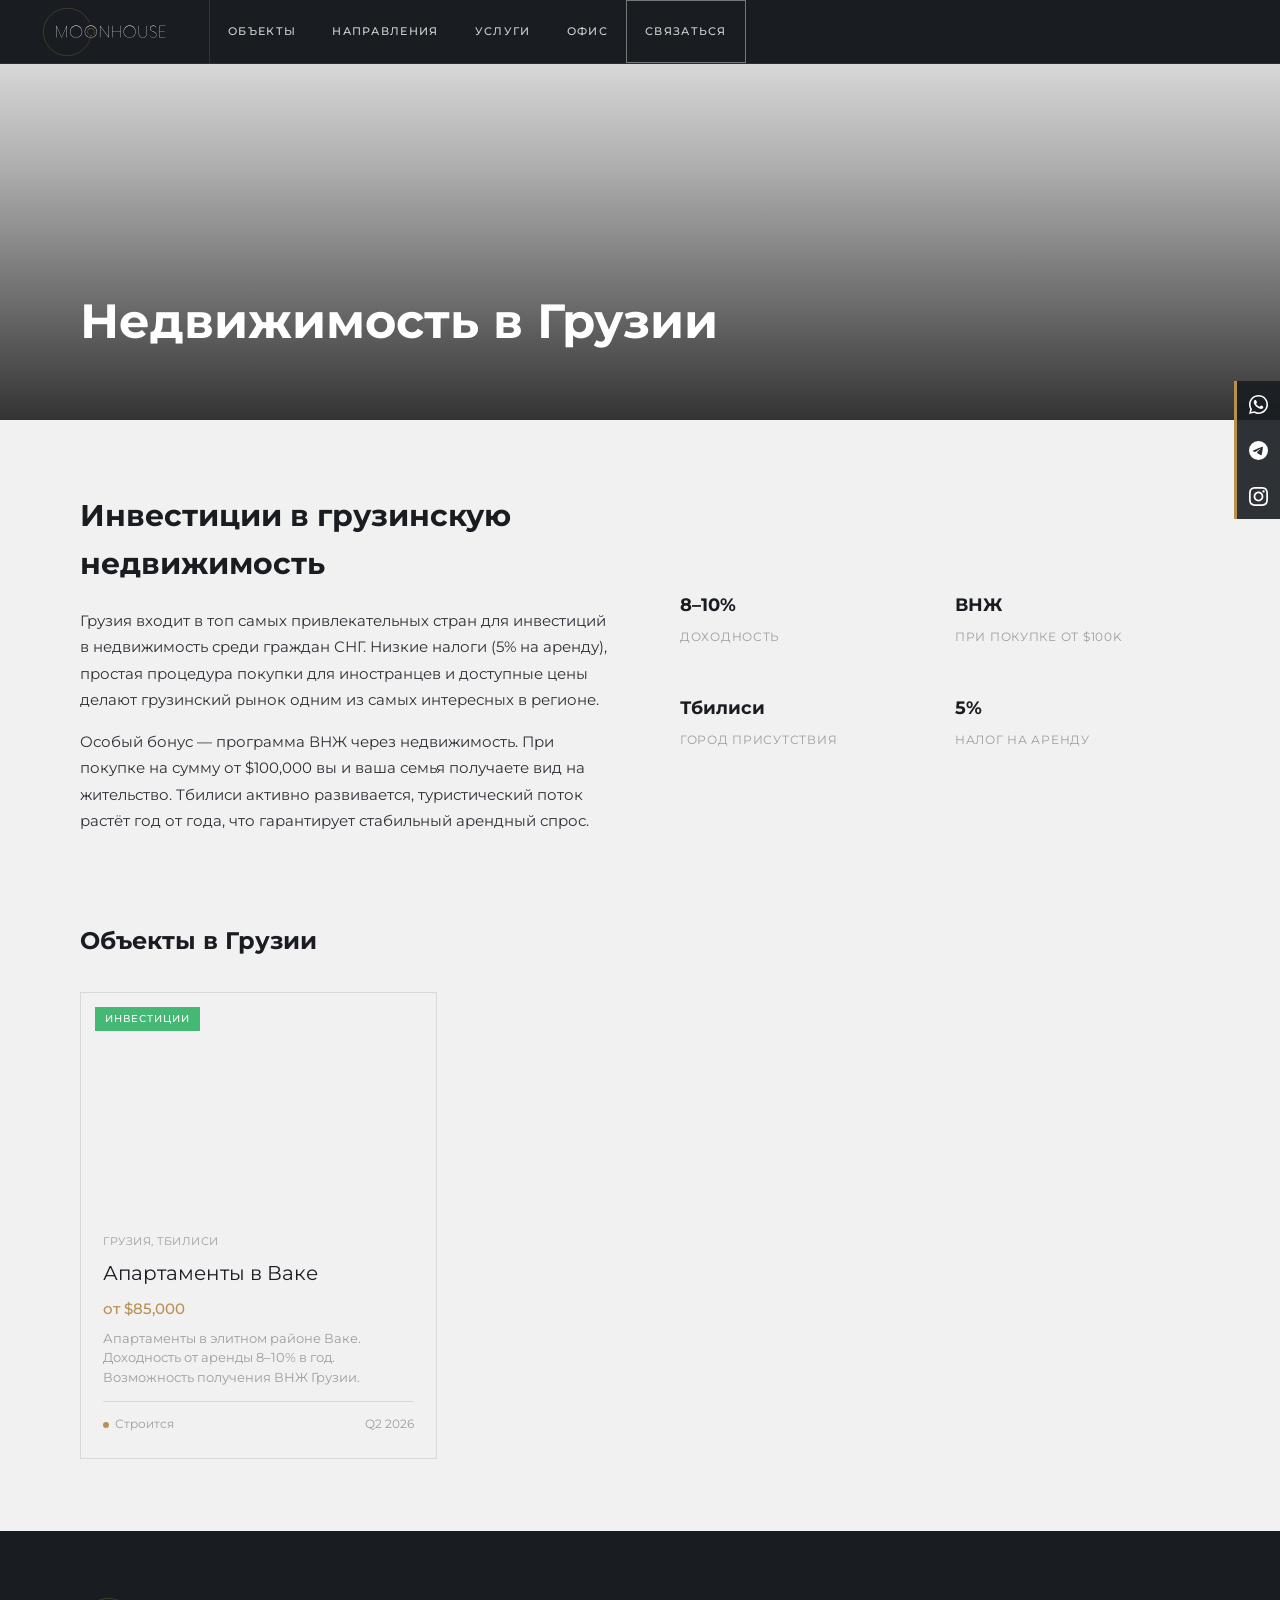
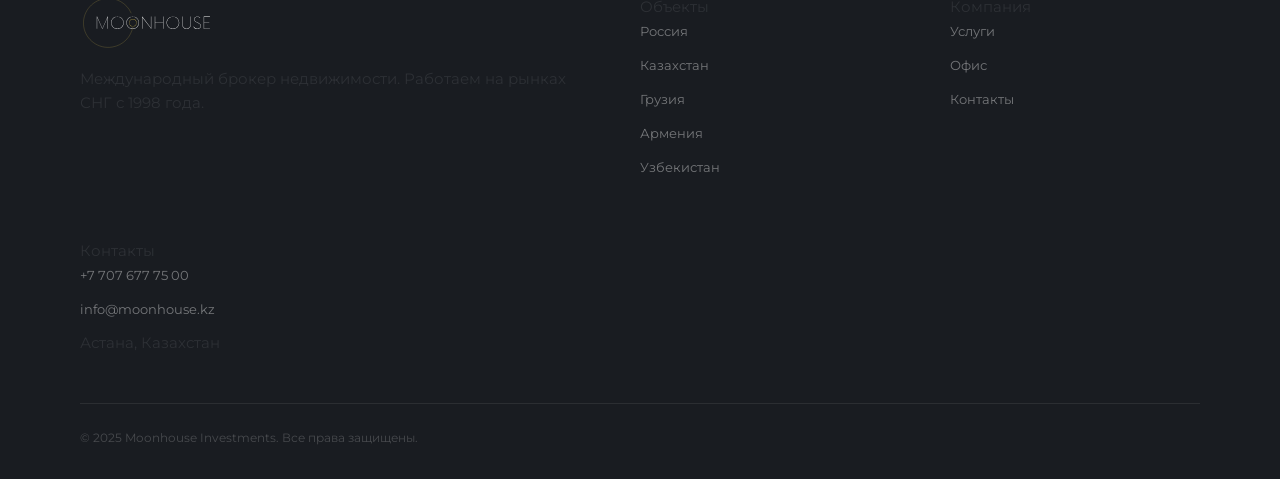
<file: country-georgia.html>
<!DOCTYPE html>
<html lang="ru">
<head>
  <meta charset="UTF-8">
  <meta name="viewport" content="width=device-width, initial-scale=1.0">
  <title>Недвижимость в Грузии — Moonhouse Investments</title>
  <link rel="preconnect" href="https://fonts.googleapis.com">
  <link href="https://fonts.googleapis.com/css2?family=Montserrat:ital,wght@0,400;0,600;0,700;0,800;1,700&display=swap" rel="stylesheet">
  <link rel="stylesheet" href="style.css">
</head>
<body>

<nav>
  <a href="index.html" class="logo"><img src="moonhouse-logo.svg" alt="Moonhouse Investments"></a>
  <ul class="nav-links" id="navLinks">
    <li><a href="index.html#properties">Объекты</a></li>
    <li><a href="index.html#destinations">Направления</a></li>
    <li><a href="index.html#services">Услуги</a></li>
    <li><a href="index.html#offices">Офис</a></li>
    <li><a href="index.html#contact" class="btn btn-outline">Связаться</a></li>
  </ul>
  <button class="hamburger" id="hamburger" aria-label="Меню">
    <span></span><span></span><span></span>
  </button>
</nav>
<div class="nav-overlay" id="navOverlay"></div>

<div class="social-sidebar">
  <a href="https://wa.me/77076777500" target="_blank" rel="noopener" aria-label="WhatsApp">
    <svg width="18" height="18" viewBox="0 0 24 24" fill="currentColor"><path d="M17.472 14.382c-.297-.149-1.758-.867-2.03-.967-.273-.099-.471-.148-.67.15-.197.297-.767.966-.94 1.164-.173.199-.347.223-.644.075-.297-.15-1.255-.463-2.39-1.475-.883-.788-1.48-1.761-1.653-2.059-.173-.297-.018-.458.13-.606.134-.133.298-.347.446-.52.149-.174.198-.298.298-.497.099-.198.05-.371-.025-.52-.075-.149-.669-1.612-.916-2.207-.242-.579-.487-.5-.669-.51-.173-.008-.371-.01-.57-.01-.198 0-.52.074-.792.372-.272.297-1.04 1.016-1.04 2.479 0 1.462 1.065 2.875 1.213 3.074.149.198 2.096 3.2 5.077 4.487.709.306 1.262.489 1.694.625.712.227 1.36.195 1.871.118.571-.085 1.758-.719 2.006-1.413.248-.694.248-1.289.173-1.413-.074-.124-.272-.198-.57-.347z"/><path d="M12 0C5.373 0 0 5.373 0 12c0 2.123.554 4.118 1.528 5.847L0 24l6.335-1.508A11.933 11.933 0 0012 24c6.627 0 12-5.373 12-12S18.627 0 12 0zm0 22c-1.847 0-3.584-.492-5.088-1.352l-.361-.214-3.762.895.952-3.672-.235-.376A9.956 9.956 0 012 12C2 6.477 6.477 2 12 2s10 4.477 10 10-4.477 10-10 10z"/></svg>
  </a>
  <a href="https://t.me/moonhouseinvest" target="_blank" rel="noopener" aria-label="Telegram">
    <svg width="18" height="18" viewBox="0 0 24 24" fill="currentColor"><path d="M11.944 0A12 12 0 000 12a12 12 0 0012 12 12 12 0 0012-12A12 12 0 0012 0a12 12 0 00-.056 0zm4.962 7.224c.1-.002.321.023.465.14a.506.506 0 01.171.325c.016.093.036.306.02.472-.18 1.898-.962 6.502-1.36 8.627-.168.9-.499 1.201-.82 1.23-.696.065-1.225-.46-1.9-.902-1.056-.693-1.653-1.124-2.678-1.8-1.185-.78-.417-1.21.258-1.91.177-.184 3.247-2.977 3.307-3.23.007-.032.014-.15-.056-.212s-.174-.041-.249-.024c-.106.024-1.793 1.14-5.061 3.345-.48.33-.913.49-1.302.48-.428-.008-1.252-.241-1.865-.44-.752-.245-1.349-.374-1.297-.789.027-.216.325-.437.893-.663 3.498-1.524 5.83-2.529 6.998-3.014 3.332-1.386 4.025-1.627 4.476-1.635z"/></svg>
  </a>
  <a href="https://instagram.com/moonhouseinvest" target="_blank" rel="noopener" aria-label="Instagram">
    <svg width="18" height="18" viewBox="0 0 24 24" fill="currentColor"><path d="M12 2.163c3.204 0 3.584.012 4.85.07 3.252.148 4.771 1.691 4.919 4.919.058 1.265.069 1.645.069 4.849 0 3.205-.012 3.584-.069 4.849-.149 3.225-1.664 4.771-4.919 4.919-1.266.058-1.644.07-4.85.07-3.204 0-3.584-.012-4.849-.07-3.26-.149-4.771-1.699-4.919-4.92-.058-1.265-.07-1.644-.07-4.849 0-3.204.013-3.583.07-4.849.149-3.227 1.664-4.771 4.919-4.919 1.266-.057 1.645-.069 4.849-.069zm0-2.163c-3.259 0-3.667.014-4.947.072-4.358.2-6.78 2.618-6.98 6.98-.059 1.281-.073 1.689-.073 4.948 0 3.259.014 3.668.072 4.948.2 4.358 2.618 6.78 6.98 6.98 1.281.058 1.689.072 4.948.072 3.259 0 3.668-.014 4.948-.072 4.354-.2 6.782-2.618 6.979-6.98.059-1.28.073-1.689.073-4.948 0-3.259-.014-3.667-.072-4.947-.196-4.354-2.617-6.78-6.979-6.98-1.281-.059-1.69-.073-4.949-.073zm0 5.838c-3.403 0-6.162 2.759-6.162 6.162s2.759 6.163 6.162 6.163 6.162-2.759 6.162-6.163c0-3.403-2.759-6.162-6.162-6.162zm0 10.162c-2.209 0-4-1.79-4-4 0-2.209 1.791-4 4-4s4 1.791 4 4c0 2.21-1.791 4-4 4zm6.406-11.845c-.796 0-1.441.645-1.441 1.44s.645 1.44 1.441 1.44c.795 0 1.439-.645 1.439-1.44s-.644-1.44-1.439-1.44z"/></svg>
  </a>
</div>

<section class="page-hero">
  <div class="page-hero-bg" style="background-image:url('https://images.pexels.com/photos/19063143/pexels-photo-19063143.jpeg?auto=compress&cs=tinysrgb&w=1600')"></div>
  <div class="page-hero-content">
    <nav class="breadcrumb">
      <a href="index.html">Главная</a>
      <span>›</span>
      Грузия
    </nav>
    <h1>Недвижимость в Грузии</h1>
  </div>
</section>

<section class="country-section">
  <div class="country-intro">
    <div class="country-intro-text">
      <h2>Инвестиции в грузинскую недвижимость</h2>
      <p>Грузия входит в топ самых привлекательных стран для инвестиций в недвижимость среди граждан СНГ. Низкие налоги (5% на аренду), простая процедура покупки для иностранцев и доступные цены делают грузинский рынок одним из самых интересных в регионе.</p>
      <p>Особый бонус — программа ВНЖ через недвижимость. При покупке на сумму от $100,000 вы и ваша семья получаете вид на жительство. Тбилиси активно развивается, туристический поток растёт год от года, что гарантирует стабильный арендный спрос.</p>
    </div>
    <div class="country-facts">
      <div class="country-fact">
        <strong>8–10%</strong>
        <span>Доходность</span>
      </div>
      <div class="country-fact">
        <strong>ВНЖ</strong>
        <span>При покупке от $100K</span>
      </div>
      <div class="country-fact">
        <strong>Тбилиси</strong>
        <span>Город присутствия</span>
      </div>
      <div class="country-fact">
        <strong>5%</strong>
        <span>Налог на аренду</span>
      </div>
    </div>
  </div>

  <h2 class="country-props-title">Объекты в Грузии</h2>
  <div class="props-grid">

    <a href="property-tbilisi.html" class="prop-card prop-card-link">
      <div class="prop-img" style="background-image:url('https://images.pexels.com/photos/37027010/pexels-photo-37027010.jpeg?auto=compress&cs=tinysrgb&w=1600')">
        <div class="prop-badges">
          <span class="badge badge-invest">Инвестиции</span>
        </div>
      </div>
      <div class="prop-body">
        <p class="prop-location">Грузия, Тбилиси</p>
        <p class="prop-name">Апартаменты в Ваке</p>
        <p class="prop-price">от $85,000</p>
        <p class="prop-desc">Апартаменты в элитном районе Ваке. Доходность от аренды 8–10% в год. Возможность получения ВНЖ Грузии.</p>
        <div class="prop-footer">
          <span><span class="status-dot status-build"></span>Строится</span>
          <span>Q2 2026</span>
        </div>
      </div>
    </a>

  </div>
</section>

<footer>
  <div class="footer-grid">
    <div class="footer-col footer-brand">
      <a href="index.html" class="footer-logo"><img src="moonhouse-logo.svg" alt="Moonhouse Investments"></a>
      <p>Международный брокер недвижимости. Работаем на рынках СНГ с 1998 года.</p>
    </div>
    <div class="footer-col">
      <p class="footer-heading">Объекты</p>
      <ul>
        <li><a href="country-russia.html">Россия</a></li>
        <li><a href="country-kazakhstan.html">Казахстан</a></li>
        <li><a href="country-georgia.html">Грузия</a></li>
        <li><a href="country-armenia.html">Армения</a></li>
        <li><a href="country-uzbekistan.html">Узбекистан</a></li>
      </ul>
    </div>
    <div class="footer-col">
      <p class="footer-heading">Компания</p>
      <ul>
        <li><a href="index.html#services">Услуги</a></li>
        <li><a href="index.html#offices">Офис</a></li>
        <li><a href="index.html#contact">Контакты</a></li>
      </ul>
    </div>
    <div class="footer-col">
      <p class="footer-heading">Контакты</p>
      <ul>
        <li><a href="tel:+77076777500">+7 707 677 75 00</a></li>
        <li><a href="mailto:info@moonhouse.kz">info@moonhouse.kz</a></li>
        <li>Астана, Казахстан</li>
      </ul>
    </div>
  </div>
  <div class="footer-bottom">
    <span>© 2025 Moonhouse Investments. Все права защищены.</span>
  </div>
</footer>

<script src="app.js"></script>
</body>
</html>
</file>
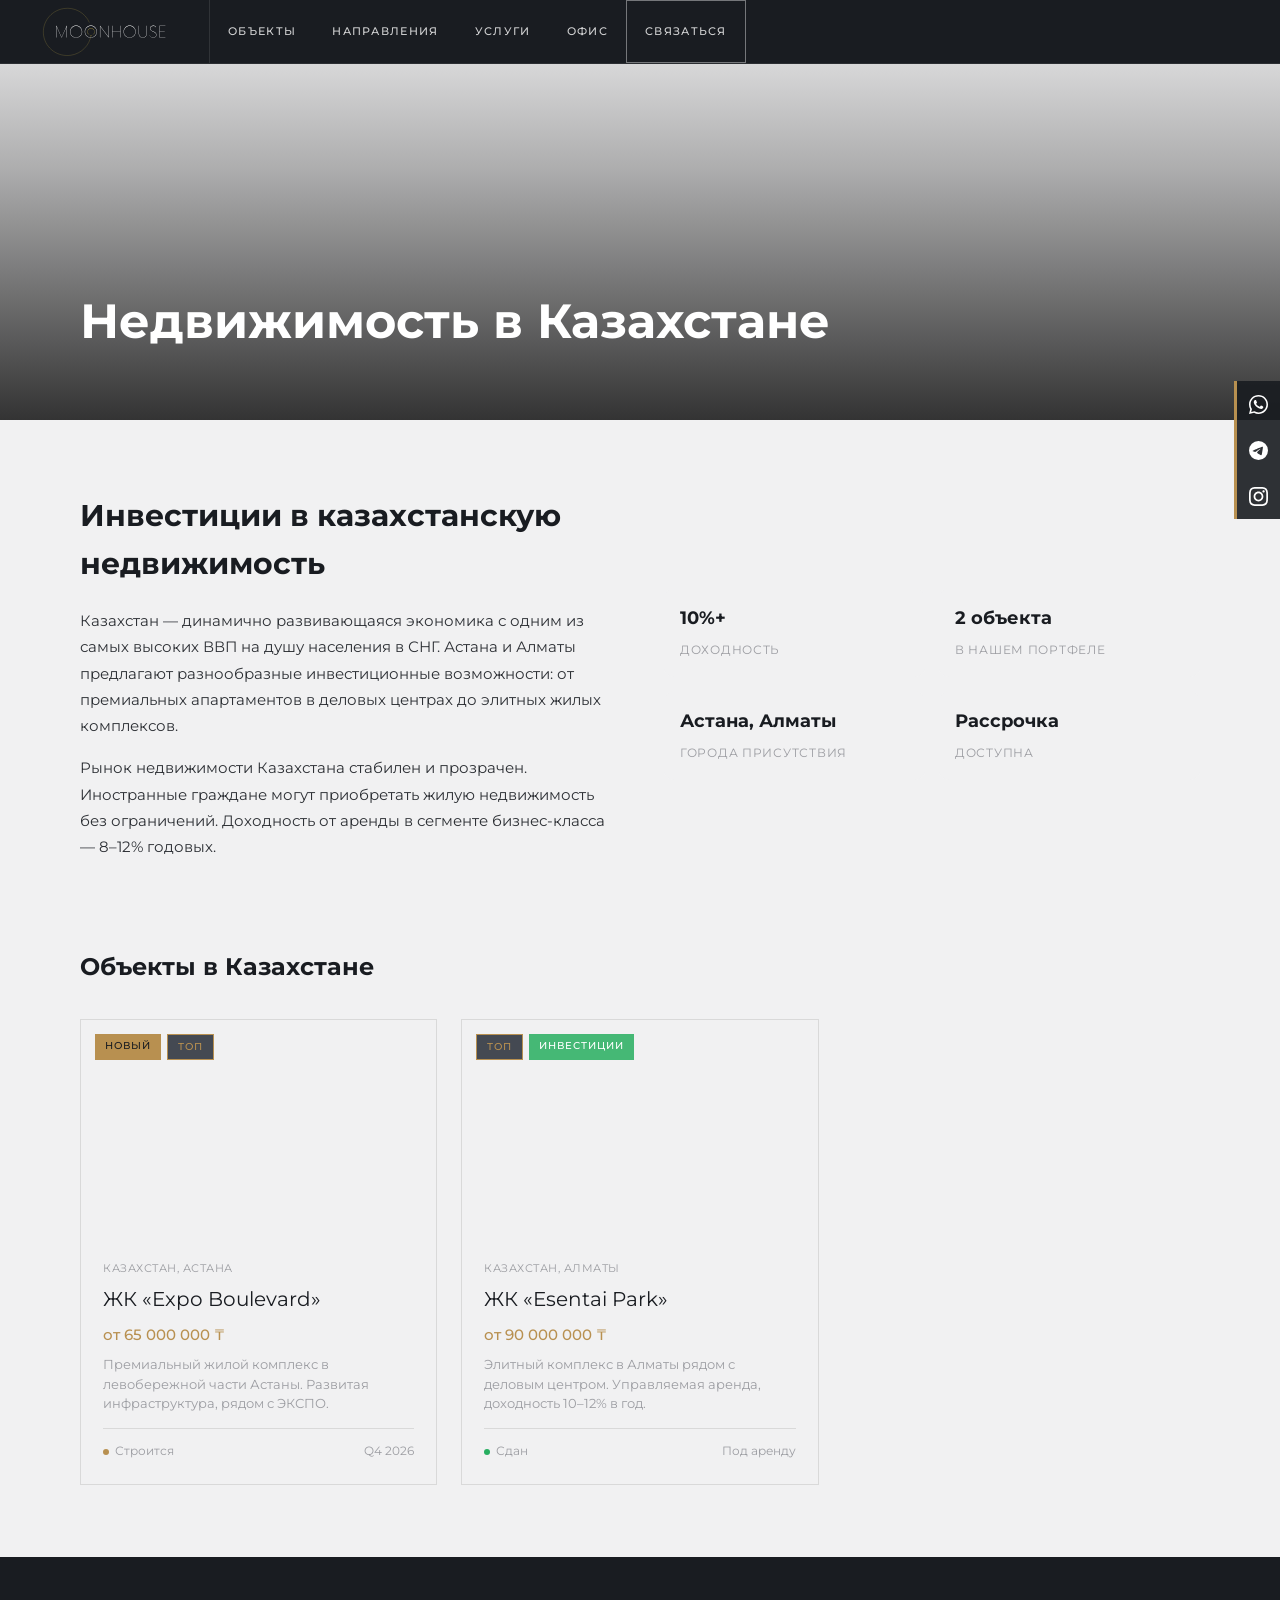
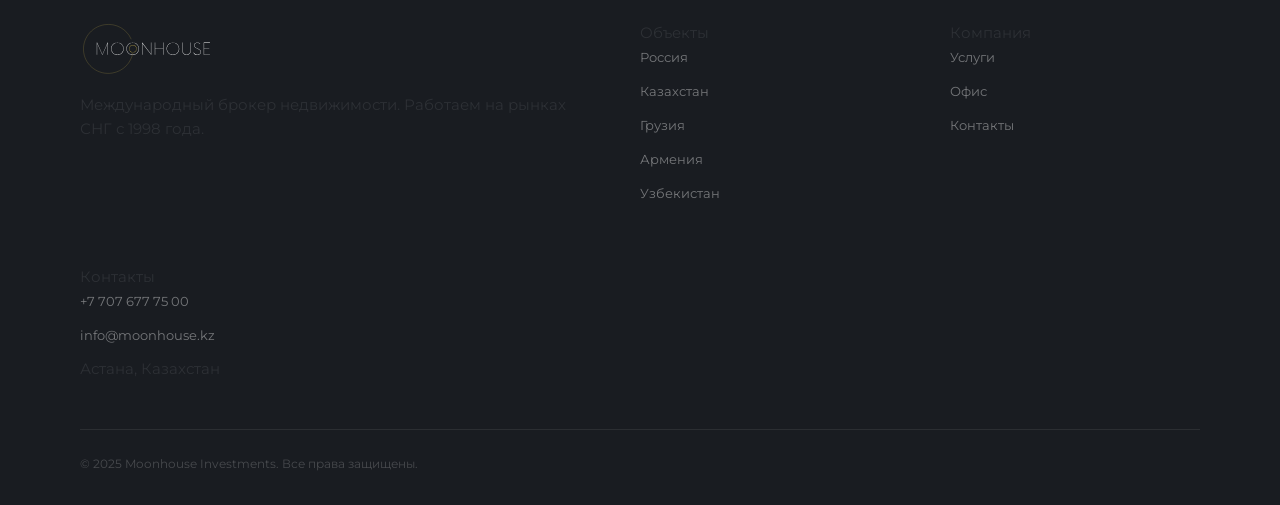
<file: country-kazakhstan.html>
<!DOCTYPE html>
<html lang="ru">
<head>
  <meta charset="UTF-8">
  <meta name="viewport" content="width=device-width, initial-scale=1.0">
  <title>Недвижимость в Казахстане — Moonhouse Investments</title>
  <link rel="preconnect" href="https://fonts.googleapis.com">
  <link href="https://fonts.googleapis.com/css2?family=Montserrat:ital,wght@0,400;0,600;0,700;0,800;1,700&display=swap" rel="stylesheet">
  <link rel="stylesheet" href="style.css">
</head>
<body>

<nav>
  <a href="index.html" class="logo"><img src="moonhouse-logo.svg" alt="Moonhouse Investments"></a>
  <ul class="nav-links" id="navLinks">
    <li><a href="index.html#properties">Объекты</a></li>
    <li><a href="index.html#destinations">Направления</a></li>
    <li><a href="index.html#services">Услуги</a></li>
    <li><a href="index.html#offices">Офис</a></li>
    <li><a href="index.html#contact" class="btn btn-outline">Связаться</a></li>
  </ul>
  <button class="hamburger" id="hamburger" aria-label="Меню">
    <span></span><span></span><span></span>
  </button>
</nav>
<div class="nav-overlay" id="navOverlay"></div>

<div class="social-sidebar">
  <a href="https://wa.me/77076777500" target="_blank" rel="noopener" aria-label="WhatsApp">
    <svg width="18" height="18" viewBox="0 0 24 24" fill="currentColor"><path d="M17.472 14.382c-.297-.149-1.758-.867-2.03-.967-.273-.099-.471-.148-.67.15-.197.297-.767.966-.94 1.164-.173.199-.347.223-.644.075-.297-.15-1.255-.463-2.39-1.475-.883-.788-1.48-1.761-1.653-2.059-.173-.297-.018-.458.13-.606.134-.133.298-.347.446-.52.149-.174.198-.298.298-.497.099-.198.05-.371-.025-.52-.075-.149-.669-1.612-.916-2.207-.242-.579-.487-.5-.669-.51-.173-.008-.371-.01-.57-.01-.198 0-.52.074-.792.372-.272.297-1.04 1.016-1.04 2.479 0 1.462 1.065 2.875 1.213 3.074.149.198 2.096 3.2 5.077 4.487.709.306 1.262.489 1.694.625.712.227 1.36.195 1.871.118.571-.085 1.758-.719 2.006-1.413.248-.694.248-1.289.173-1.413-.074-.124-.272-.198-.57-.347z"/><path d="M12 0C5.373 0 0 5.373 0 12c0 2.123.554 4.118 1.528 5.847L0 24l6.335-1.508A11.933 11.933 0 0012 24c6.627 0 12-5.373 12-12S18.627 0 12 0zm0 22c-1.847 0-3.584-.492-5.088-1.352l-.361-.214-3.762.895.952-3.672-.235-.376A9.956 9.956 0 012 12C2 6.477 6.477 2 12 2s10 4.477 10 10-4.477 10-10 10z"/></svg>
  </a>
  <a href="https://t.me/moonhouseinvest" target="_blank" rel="noopener" aria-label="Telegram">
    <svg width="18" height="18" viewBox="0 0 24 24" fill="currentColor"><path d="M11.944 0A12 12 0 000 12a12 12 0 0012 12 12 12 0 0012-12A12 12 0 0012 0a12 12 0 00-.056 0zm4.962 7.224c.1-.002.321.023.465.14a.506.506 0 01.171.325c.016.093.036.306.02.472-.18 1.898-.962 6.502-1.36 8.627-.168.9-.499 1.201-.82 1.23-.696.065-1.225-.46-1.9-.902-1.056-.693-1.653-1.124-2.678-1.8-1.185-.78-.417-1.21.258-1.91.177-.184 3.247-2.977 3.307-3.23.007-.032.014-.15-.056-.212s-.174-.041-.249-.024c-.106.024-1.793 1.14-5.061 3.345-.48.33-.913.49-1.302.48-.428-.008-1.252-.241-1.865-.44-.752-.245-1.349-.374-1.297-.789.027-.216.325-.437.893-.663 3.498-1.524 5.83-2.529 6.998-3.014 3.332-1.386 4.025-1.627 4.476-1.635z"/></svg>
  </a>
  <a href="https://instagram.com/moonhouseinvest" target="_blank" rel="noopener" aria-label="Instagram">
    <svg width="18" height="18" viewBox="0 0 24 24" fill="currentColor"><path d="M12 2.163c3.204 0 3.584.012 4.85.07 3.252.148 4.771 1.691 4.919 4.919.058 1.265.069 1.645.069 4.849 0 3.205-.012 3.584-.069 4.849-.149 3.225-1.664 4.771-4.919 4.919-1.266.058-1.644.07-4.85.07-3.204 0-3.584-.012-4.849-.07-3.26-.149-4.771-1.699-4.919-4.92-.058-1.265-.07-1.644-.07-4.849 0-3.204.013-3.583.07-4.849.149-3.227 1.664-4.771 4.919-4.919 1.266-.057 1.645-.069 4.849-.069zm0-2.163c-3.259 0-3.667.014-4.947.072-4.358.2-6.78 2.618-6.98 6.98-.059 1.281-.073 1.689-.073 4.948 0 3.259.014 3.668.072 4.948.2 4.358 2.618 6.78 6.98 6.98 1.281.058 1.689.072 4.948.072 3.259 0 3.668-.014 4.948-.072 4.354-.2 6.782-2.618 6.979-6.98.059-1.28.073-1.689.073-4.948 0-3.259-.014-3.667-.072-4.947-.196-4.354-2.617-6.78-6.979-6.98-1.281-.059-1.69-.073-4.949-.073zm0 5.838c-3.403 0-6.162 2.759-6.162 6.162s2.759 6.163 6.162 6.163 6.162-2.759 6.162-6.163c0-3.403-2.759-6.162-6.162-6.162zm0 10.162c-2.209 0-4-1.79-4-4 0-2.209 1.791-4 4-4s4 1.791 4 4c0 2.21-1.791 4-4 4zm6.406-11.845c-.796 0-1.441.645-1.441 1.44s.645 1.44 1.441 1.44c.795 0 1.439-.645 1.439-1.44s-.644-1.44-1.439-1.44z"/></svg>
  </a>
</div>

<section class="page-hero">
  <div class="page-hero-bg" style="background-image:url('https://images.pexels.com/photos/34814717/pexels-photo-34814717.jpeg?auto=compress&cs=tinysrgb&w=1600')"></div>
  <div class="page-hero-content">
    <nav class="breadcrumb">
      <a href="index.html">Главная</a>
      <span>›</span>
      Казахстан
    </nav>
    <h1>Недвижимость в Казахстане</h1>
  </div>
</section>

<section class="country-section">
  <div class="country-intro">
    <div class="country-intro-text">
      <h2>Инвестиции в казахстанскую недвижимость</h2>
      <p>Казахстан — динамично развивающаяся экономика с одним из самых высоких ВВП на душу населения в СНГ. Астана и Алматы предлагают разнообразные инвестиционные возможности: от премиальных апартаментов в деловых центрах до элитных жилых комплексов.</p>
      <p>Рынок недвижимости Казахстана стабилен и прозрачен. Иностранные граждане могут приобретать жилую недвижимость без ограничений. Доходность от аренды в сегменте бизнес-класса — 8–12% годовых.</p>
    </div>
    <div class="country-facts">
      <div class="country-fact">
        <strong>10%+</strong>
        <span>Доходность</span>
      </div>
      <div class="country-fact">
        <strong>2 объекта</strong>
        <span>В нашем портфеле</span>
      </div>
      <div class="country-fact">
        <strong>Астана, Алматы</strong>
        <span>Города присутствия</span>
      </div>
      <div class="country-fact">
        <strong>Рассрочка</strong>
        <span>Доступна</span>
      </div>
    </div>
  </div>

  <h2 class="country-props-title">Объекты в Казахстане</h2>
  <div class="props-grid">

    <a href="property-astana.html" class="prop-card prop-card-link">
      <div class="prop-img" style="background-image:url('https://images.pexels.com/photos/18555127/pexels-photo-18555127.jpeg?auto=compress&cs=tinysrgb&w=1600')">
        <div class="prop-badges">
          <span class="badge badge-new">Новый</span>
          <span class="badge badge-top">Топ</span>
        </div>
      </div>
      <div class="prop-body">
        <p class="prop-location">Казахстан, Астана</p>
        <p class="prop-name">ЖК «Expo Boulevard»</p>
        <p class="prop-price">от 65 000 000 ₸</p>
        <p class="prop-desc">Премиальный жилой комплекс в левобережной части Астаны. Развитая инфраструктура, рядом с ЭКСПО.</p>
        <div class="prop-footer">
          <span><span class="status-dot status-build"></span>Строится</span>
          <span>Q4 2026</span>
        </div>
      </div>
    </a>

    <a href="property-almaty.html" class="prop-card prop-card-link">
      <div class="prop-img" style="background-image:url('https://images.pexels.com/photos/31189131/pexels-photo-31189131.jpeg?auto=compress&cs=tinysrgb&w=1600')">
        <div class="prop-badges">
          <span class="badge badge-top">Топ</span>
          <span class="badge badge-invest">Инвестиции</span>
        </div>
      </div>
      <div class="prop-body">
        <p class="prop-location">Казахстан, Алматы</p>
        <p class="prop-name">ЖК «Esentai Park»</p>
        <p class="prop-price">от 90 000 000 ₸</p>
        <p class="prop-desc">Элитный комплекс в Алматы рядом с деловым центром. Управляемая аренда, доходность 10–12% в год.</p>
        <div class="prop-footer">
          <span><span class="status-dot status-done"></span>Сдан</span>
          <span>Под аренду</span>
        </div>
      </div>
    </a>

  </div>
</section>

<footer>
  <div class="footer-grid">
    <div class="footer-col footer-brand">
      <a href="index.html" class="footer-logo"><img src="moonhouse-logo.svg" alt="Moonhouse Investments"></a>
      <p>Международный брокер недвижимости. Работаем на рынках СНГ с 1998 года.</p>
    </div>
    <div class="footer-col">
      <p class="footer-heading">Объекты</p>
      <ul>
        <li><a href="country-russia.html">Россия</a></li>
        <li><a href="country-kazakhstan.html">Казахстан</a></li>
        <li><a href="country-georgia.html">Грузия</a></li>
        <li><a href="country-armenia.html">Армения</a></li>
        <li><a href="country-uzbekistan.html">Узбекистан</a></li>
      </ul>
    </div>
    <div class="footer-col">
      <p class="footer-heading">Компания</p>
      <ul>
        <li><a href="index.html#services">Услуги</a></li>
        <li><a href="index.html#offices">Офис</a></li>
        <li><a href="index.html#contact">Контакты</a></li>
      </ul>
    </div>
    <div class="footer-col">
      <p class="footer-heading">Контакты</p>
      <ul>
        <li><a href="tel:+77076777500">+7 707 677 75 00</a></li>
        <li><a href="mailto:info@moonhouse.kz">info@moonhouse.kz</a></li>
        <li>Астана, Казахстан</li>
      </ul>
    </div>
  </div>
  <div class="footer-bottom">
    <span>© 2025 Moonhouse Investments. Все права защищены.</span>
  </div>
</footer>

<script src="app.js"></script>
</body>
</html>
</file>
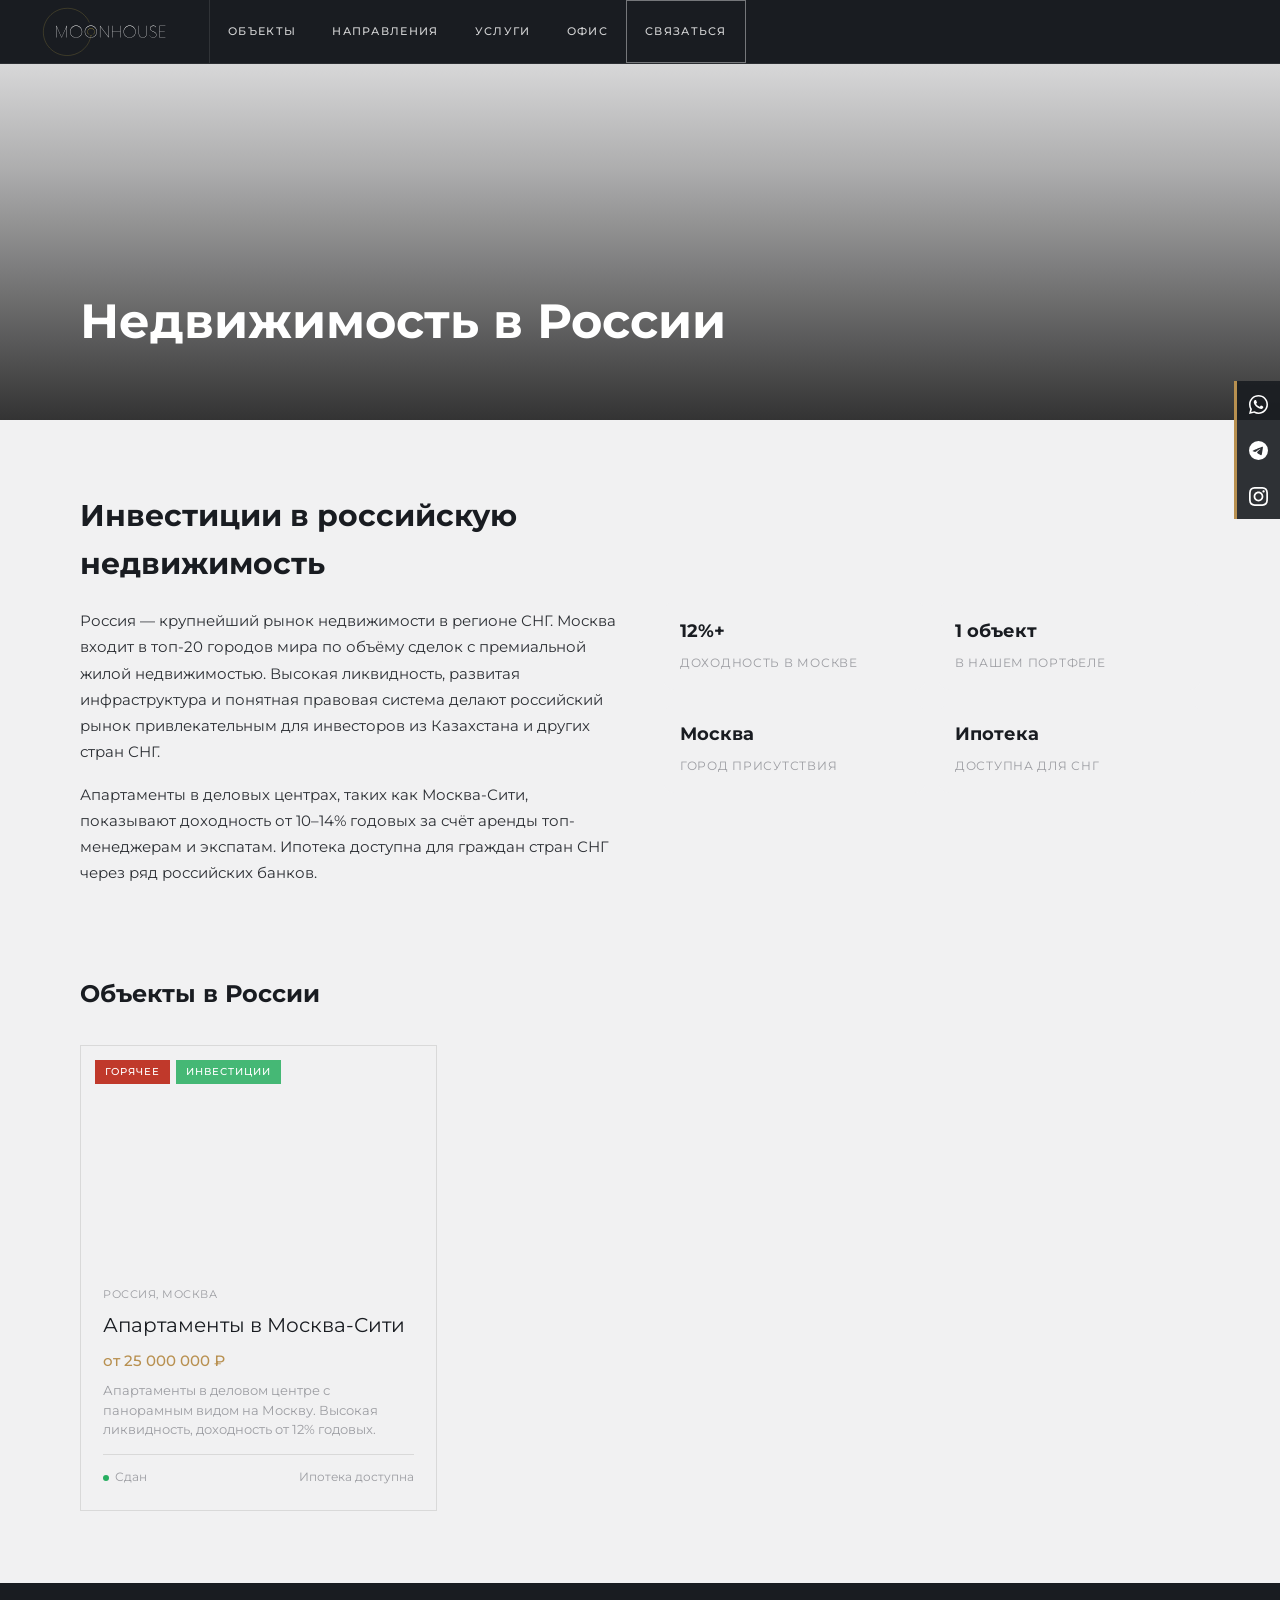
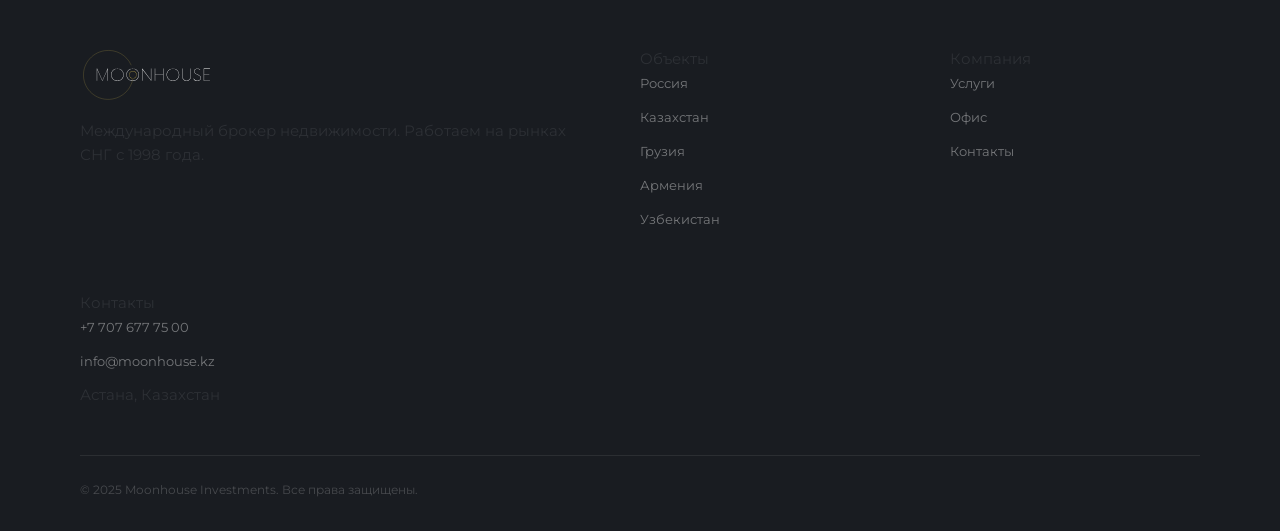
<file: country-russia.html>
<!DOCTYPE html>
<html lang="ru">
<head>
  <meta charset="UTF-8">
  <meta name="viewport" content="width=device-width, initial-scale=1.0">
  <title>Недвижимость в России — Moonhouse Investments</title>
  <link rel="preconnect" href="https://fonts.googleapis.com">
  <link href="https://fonts.googleapis.com/css2?family=Montserrat:ital,wght@0,400;0,600;0,700;0,800;1,700&display=swap" rel="stylesheet">
  <link rel="stylesheet" href="style.css">
</head>
<body>

<nav>
  <a href="index.html" class="logo"><img src="moonhouse-logo.svg" alt="Moonhouse Investments"></a>
  <ul class="nav-links" id="navLinks">
    <li><a href="index.html#properties">Объекты</a></li>
    <li><a href="index.html#destinations">Направления</a></li>
    <li><a href="index.html#services">Услуги</a></li>
    <li><a href="index.html#offices">Офис</a></li>
    <li><a href="index.html#contact" class="btn btn-outline">Связаться</a></li>
  </ul>
  <button class="hamburger" id="hamburger" aria-label="Меню">
    <span></span><span></span><span></span>
  </button>
</nav>
<div class="nav-overlay" id="navOverlay"></div>

<div class="social-sidebar">
  <a href="https://wa.me/77076777500" target="_blank" rel="noopener" aria-label="WhatsApp">
    <svg width="18" height="18" viewBox="0 0 24 24" fill="currentColor"><path d="M17.472 14.382c-.297-.149-1.758-.867-2.03-.967-.273-.099-.471-.148-.67.15-.197.297-.767.966-.94 1.164-.173.199-.347.223-.644.075-.297-.15-1.255-.463-2.39-1.475-.883-.788-1.48-1.761-1.653-2.059-.173-.297-.018-.458.13-.606.134-.133.298-.347.446-.52.149-.174.198-.298.298-.497.099-.198.05-.371-.025-.52-.075-.149-.669-1.612-.916-2.207-.242-.579-.487-.5-.669-.51-.173-.008-.371-.01-.57-.01-.198 0-.52.074-.792.372-.272.297-1.04 1.016-1.04 2.479 0 1.462 1.065 2.875 1.213 3.074.149.198 2.096 3.2 5.077 4.487.709.306 1.262.489 1.694.625.712.227 1.36.195 1.871.118.571-.085 1.758-.719 2.006-1.413.248-.694.248-1.289.173-1.413-.074-.124-.272-.198-.57-.347z"/><path d="M12 0C5.373 0 0 5.373 0 12c0 2.123.554 4.118 1.528 5.847L0 24l6.335-1.508A11.933 11.933 0 0012 24c6.627 0 12-5.373 12-12S18.627 0 12 0zm0 22c-1.847 0-3.584-.492-5.088-1.352l-.361-.214-3.762.895.952-3.672-.235-.376A9.956 9.956 0 012 12C2 6.477 6.477 2 12 2s10 4.477 10 10-4.477 10-10 10z"/></svg>
  </a>
  <a href="https://t.me/moonhouseinvest" target="_blank" rel="noopener" aria-label="Telegram">
    <svg width="18" height="18" viewBox="0 0 24 24" fill="currentColor"><path d="M11.944 0A12 12 0 000 12a12 12 0 0012 12 12 12 0 0012-12A12 12 0 0012 0a12 12 0 00-.056 0zm4.962 7.224c.1-.002.321.023.465.14a.506.506 0 01.171.325c.016.093.036.306.02.472-.18 1.898-.962 6.502-1.36 8.627-.168.9-.499 1.201-.82 1.23-.696.065-1.225-.46-1.9-.902-1.056-.693-1.653-1.124-2.678-1.8-1.185-.78-.417-1.21.258-1.91.177-.184 3.247-2.977 3.307-3.23.007-.032.014-.15-.056-.212s-.174-.041-.249-.024c-.106.024-1.793 1.14-5.061 3.345-.48.33-.913.49-1.302.48-.428-.008-1.252-.241-1.865-.44-.752-.245-1.349-.374-1.297-.789.027-.216.325-.437.893-.663 3.498-1.524 5.83-2.529 6.998-3.014 3.332-1.386 4.025-1.627 4.476-1.635z"/></svg>
  </a>
  <a href="https://instagram.com/moonhouseinvest" target="_blank" rel="noopener" aria-label="Instagram">
    <svg width="18" height="18" viewBox="0 0 24 24" fill="currentColor"><path d="M12 2.163c3.204 0 3.584.012 4.85.07 3.252.148 4.771 1.691 4.919 4.919.058 1.265.069 1.645.069 4.849 0 3.205-.012 3.584-.069 4.849-.149 3.225-1.664 4.771-4.919 4.919-1.266.058-1.644.07-4.85.07-3.204 0-3.584-.012-4.849-.07-3.26-.149-4.771-1.699-4.919-4.92-.058-1.265-.07-1.644-.07-4.849 0-3.204.013-3.583.07-4.849.149-3.227 1.664-4.771 4.919-4.919 1.266-.057 1.645-.069 4.849-.069zm0-2.163c-3.259 0-3.667.014-4.947.072-4.358.2-6.78 2.618-6.98 6.98-.059 1.281-.073 1.689-.073 4.948 0 3.259.014 3.668.072 4.948.2 4.358 2.618 6.78 6.98 6.98 1.281.058 1.689.072 4.948.072 3.259 0 3.668-.014 4.948-.072 4.354-.2 6.782-2.618 6.979-6.98.059-1.28.073-1.689.073-4.948 0-3.259-.014-3.667-.072-4.947-.196-4.354-2.617-6.78-6.979-6.98-1.281-.059-1.69-.073-4.949-.073zm0 5.838c-3.403 0-6.162 2.759-6.162 6.162s2.759 6.163 6.162 6.163 6.162-2.759 6.162-6.163c0-3.403-2.759-6.162-6.162-6.162zm0 10.162c-2.209 0-4-1.79-4-4 0-2.209 1.791-4 4-4s4 1.791 4 4c0 2.21-1.791 4-4 4zm6.406-11.845c-.796 0-1.441.645-1.441 1.44s.645 1.44 1.441 1.44c.795 0 1.439-.645 1.439-1.44s-.644-1.44-1.439-1.44z"/></svg>
  </a>
</div>

<section class="page-hero">
  <div class="page-hero-bg" style="background-image:url('https://images.pexels.com/photos/12483860/pexels-photo-12483860.jpeg?auto=compress&cs=tinysrgb&w=1600')"></div>
  <div class="page-hero-content">
    <nav class="breadcrumb">
      <a href="index.html">Главная</a>
      <span>›</span>
      Россия
    </nav>
    <h1>Недвижимость в России</h1>
  </div>
</section>

<section class="country-section">
  <div class="country-intro">
    <div class="country-intro-text">
      <h2>Инвестиции в российскую недвижимость</h2>
      <p>Россия — крупнейший рынок недвижимости в регионе СНГ. Москва входит в топ-20 городов мира по объёму сделок с премиальной жилой недвижимостью. Высокая ликвидность, развитая инфраструктура и понятная правовая система делают российский рынок привлекательным для инвесторов из Казахстана и других стран СНГ.</p>
      <p>Апартаменты в деловых центрах, таких как Москва-Сити, показывают доходность от 10–14% годовых за счёт аренды топ-менеджерам и экспатам. Ипотека доступна для граждан стран СНГ через ряд российских банков.</p>
    </div>
    <div class="country-facts">
      <div class="country-fact">
        <strong>12%+</strong>
        <span>Доходность в Москве</span>
      </div>
      <div class="country-fact">
        <strong>1 объект</strong>
        <span>В нашем портфеле</span>
      </div>
      <div class="country-fact">
        <strong>Москва</strong>
        <span>Город присутствия</span>
      </div>
      <div class="country-fact">
        <strong>Ипотека</strong>
        <span>Доступна для СНГ</span>
      </div>
    </div>
  </div>

  <h2 class="country-props-title">Объекты в России</h2>
  <div class="props-grid">

    <a href="property-moscow.html" class="prop-card prop-card-link">
      <div class="prop-img" style="background-image:url('https://images.pexels.com/photos/9409981/pexels-photo-9409981.jpeg?auto=compress&cs=tinysrgb&w=1600')">
        <div class="prop-badges">
          <span class="badge badge-hot">Горячее</span>
          <span class="badge badge-invest">Инвестиции</span>
        </div>
      </div>
      <div class="prop-body">
        <p class="prop-location">Россия, Москва</p>
        <p class="prop-name">Апартаменты в Москва-Сити</p>
        <p class="prop-price">от 25 000 000 ₽</p>
        <p class="prop-desc">Апартаменты в деловом центре с панорамным видом на Москву. Высокая ликвидность, доходность от 12% годовых.</p>
        <div class="prop-footer">
          <span><span class="status-dot status-done"></span>Сдан</span>
          <span>Ипотека доступна</span>
        </div>
      </div>
    </a>

  </div>
</section>

<footer>
  <div class="footer-grid">
    <div class="footer-col footer-brand">
      <a href="index.html" class="footer-logo"><img src="moonhouse-logo.svg" alt="Moonhouse Investments"></a>
      <p>Международный брокер недвижимости. Работаем на рынках СНГ с 1998 года.</p>
    </div>
    <div class="footer-col">
      <p class="footer-heading">Объекты</p>
      <ul>
        <li><a href="country-russia.html">Россия</a></li>
        <li><a href="country-kazakhstan.html">Казахстан</a></li>
        <li><a href="country-georgia.html">Грузия</a></li>
        <li><a href="country-armenia.html">Армения</a></li>
        <li><a href="country-uzbekistan.html">Узбекистан</a></li>
      </ul>
    </div>
    <div class="footer-col">
      <p class="footer-heading">Компания</p>
      <ul>
        <li><a href="index.html#services">Услуги</a></li>
        <li><a href="index.html#offices">Офис</a></li>
        <li><a href="index.html#contact">Контакты</a></li>
      </ul>
    </div>
    <div class="footer-col">
      <p class="footer-heading">Контакты</p>
      <ul>
        <li><a href="tel:+77076777500">+7 707 677 75 00</a></li>
        <li><a href="mailto:info@moonhouse.kz">info@moonhouse.kz</a></li>
        <li>Астана, Казахстан</li>
      </ul>
    </div>
  </div>
  <div class="footer-bottom">
    <span>© 2025 Moonhouse Investments. Все права защищены.</span>
  </div>
</footer>

<script src="app.js"></script>
</body>
</html>
</file>
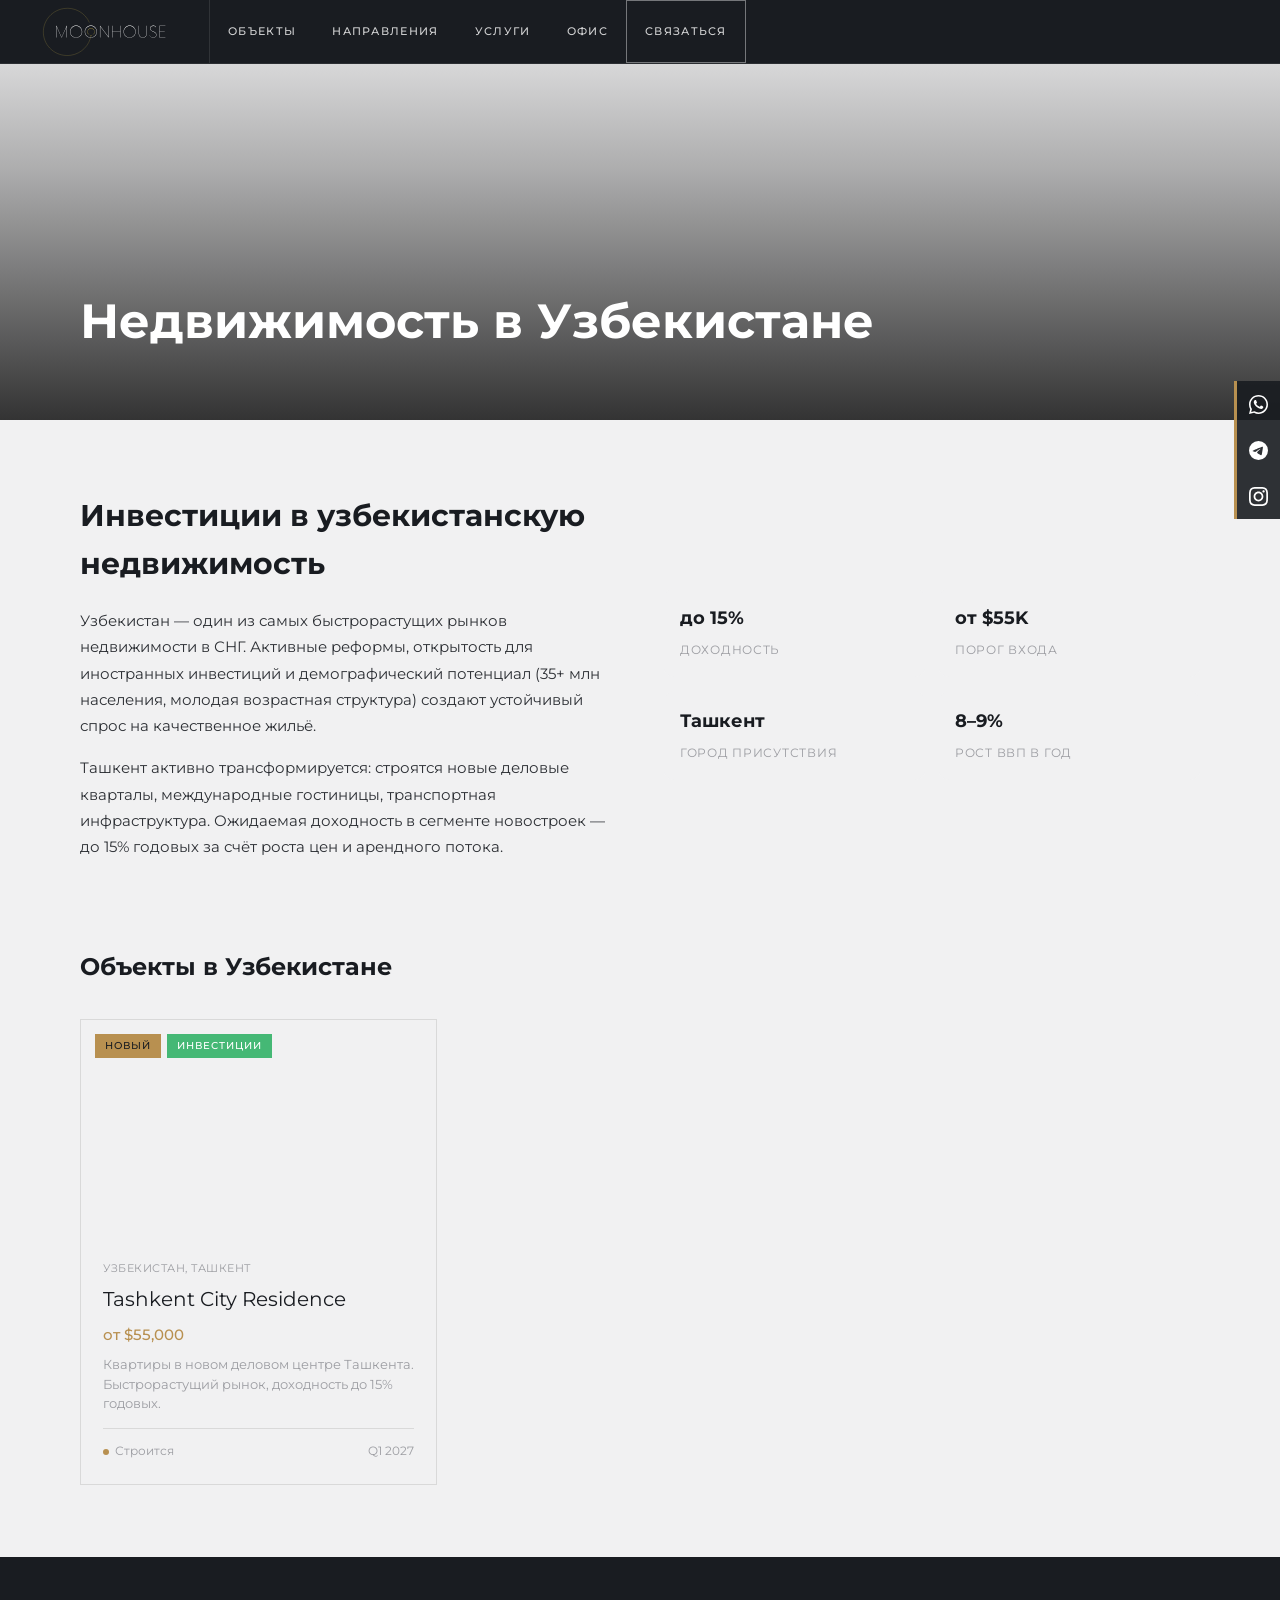
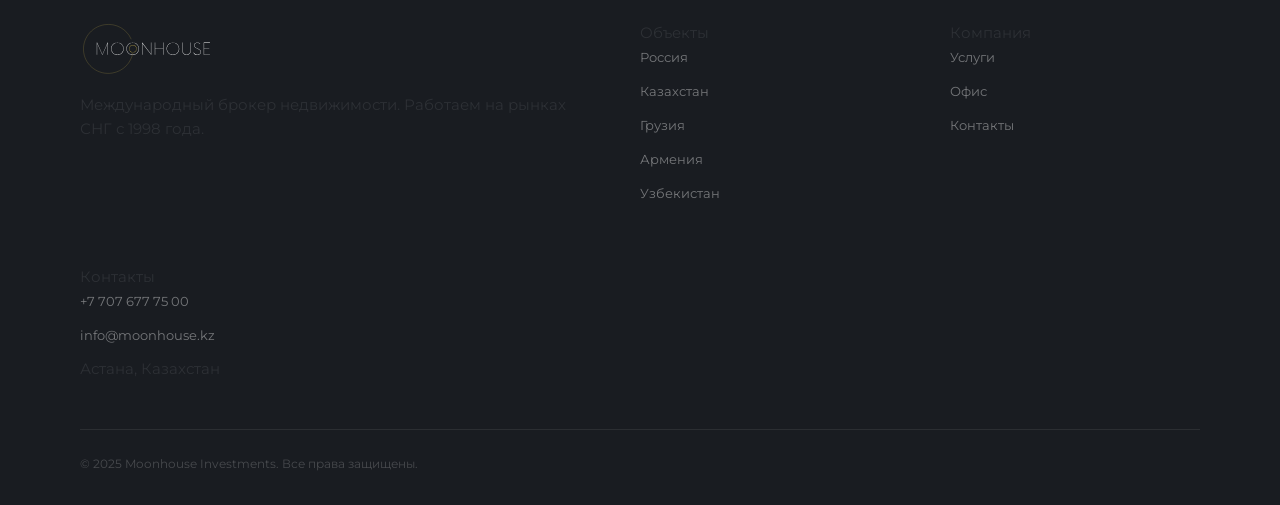
<file: country-uzbekistan.html>
<!DOCTYPE html>
<html lang="ru">
<head>
  <meta charset="UTF-8">
  <meta name="viewport" content="width=device-width, initial-scale=1.0">
  <title>Недвижимость в Узбекистане — Moonhouse Investments</title>
  <link rel="preconnect" href="https://fonts.googleapis.com">
  <link href="https://fonts.googleapis.com/css2?family=Montserrat:ital,wght@0,400;0,600;0,700;0,800;1,700&display=swap" rel="stylesheet">
  <link rel="stylesheet" href="style.css">
</head>
<body>

<nav>
  <a href="index.html" class="logo"><img src="moonhouse-logo.svg" alt="Moonhouse Investments"></a>
  <ul class="nav-links" id="navLinks">
    <li><a href="index.html#properties">Объекты</a></li>
    <li><a href="index.html#destinations">Направления</a></li>
    <li><a href="index.html#services">Услуги</a></li>
    <li><a href="index.html#offices">Офис</a></li>
    <li><a href="index.html#contact" class="btn btn-outline">Связаться</a></li>
  </ul>
  <button class="hamburger" id="hamburger" aria-label="Меню">
    <span></span><span></span><span></span>
  </button>
</nav>
<div class="nav-overlay" id="navOverlay"></div>

<div class="social-sidebar">
  <a href="https://wa.me/77076777500" target="_blank" rel="noopener" aria-label="WhatsApp">
    <svg width="18" height="18" viewBox="0 0 24 24" fill="currentColor"><path d="M17.472 14.382c-.297-.149-1.758-.867-2.03-.967-.273-.099-.471-.148-.67.15-.197.297-.767.966-.94 1.164-.173.199-.347.223-.644.075-.297-.15-1.255-.463-2.39-1.475-.883-.788-1.48-1.761-1.653-2.059-.173-.297-.018-.458.13-.606.134-.133.298-.347.446-.52.149-.174.198-.298.298-.497.099-.198.05-.371-.025-.52-.075-.149-.669-1.612-.916-2.207-.242-.579-.487-.5-.669-.51-.173-.008-.371-.01-.57-.01-.198 0-.52.074-.792.372-.272.297-1.04 1.016-1.04 2.479 0 1.462 1.065 2.875 1.213 3.074.149.198 2.096 3.2 5.077 4.487.709.306 1.262.489 1.694.625.712.227 1.36.195 1.871.118.571-.085 1.758-.719 2.006-1.413.248-.694.248-1.289.173-1.413-.074-.124-.272-.198-.57-.347z"/><path d="M12 0C5.373 0 0 5.373 0 12c0 2.123.554 4.118 1.528 5.847L0 24l6.335-1.508A11.933 11.933 0 0012 24c6.627 0 12-5.373 12-12S18.627 0 12 0zm0 22c-1.847 0-3.584-.492-5.088-1.352l-.361-.214-3.762.895.952-3.672-.235-.376A9.956 9.956 0 012 12C2 6.477 6.477 2 12 2s10 4.477 10 10-4.477 10-10 10z"/></svg>
  </a>
  <a href="https://t.me/moonhouseinvest" target="_blank" rel="noopener" aria-label="Telegram">
    <svg width="18" height="18" viewBox="0 0 24 24" fill="currentColor"><path d="M11.944 0A12 12 0 000 12a12 12 0 0012 12 12 12 0 0012-12A12 12 0 0012 0a12 12 0 00-.056 0zm4.962 7.224c.1-.002.321.023.465.14a.506.506 0 01.171.325c.016.093.036.306.02.472-.18 1.898-.962 6.502-1.36 8.627-.168.9-.499 1.201-.82 1.23-.696.065-1.225-.46-1.9-.902-1.056-.693-1.653-1.124-2.678-1.8-1.185-.78-.417-1.21.258-1.91.177-.184 3.247-2.977 3.307-3.23.007-.032.014-.15-.056-.212s-.174-.041-.249-.024c-.106.024-1.793 1.14-5.061 3.345-.48.33-.913.49-1.302.48-.428-.008-1.252-.241-1.865-.44-.752-.245-1.349-.374-1.297-.789.027-.216.325-.437.893-.663 3.498-1.524 5.83-2.529 6.998-3.014 3.332-1.386 4.025-1.627 4.476-1.635z"/></svg>
  </a>
  <a href="https://instagram.com/moonhouseinvest" target="_blank" rel="noopener" aria-label="Instagram">
    <svg width="18" height="18" viewBox="0 0 24 24" fill="currentColor"><path d="M12 2.163c3.204 0 3.584.012 4.85.07 3.252.148 4.771 1.691 4.919 4.919.058 1.265.069 1.645.069 4.849 0 3.205-.012 3.584-.069 4.849-.149 3.225-1.664 4.771-4.919 4.919-1.266.058-1.644.07-4.85.07-3.204 0-3.584-.012-4.849-.07-3.26-.149-4.771-1.699-4.919-4.92-.058-1.265-.07-1.644-.07-4.849 0-3.204.013-3.583.07-4.849.149-3.227 1.664-4.771 4.919-4.919 1.266-.057 1.645-.069 4.849-.069zm0-2.163c-3.259 0-3.667.014-4.947.072-4.358.2-6.78 2.618-6.98 6.98-.059 1.281-.073 1.689-.073 4.948 0 3.259.014 3.668.072 4.948.2 4.358 2.618 6.78 6.98 6.98 1.281.058 1.689.072 4.948.072 3.259 0 3.668-.014 4.948-.072 4.354-.2 6.782-2.618 6.979-6.98.059-1.28.073-1.689.073-4.948 0-3.259-.014-3.667-.072-4.947-.196-4.354-2.617-6.78-6.979-6.98-1.281-.059-1.69-.073-4.949-.073zm0 5.838c-3.403 0-6.162 2.759-6.162 6.162s2.759 6.163 6.162 6.163 6.162-2.759 6.162-6.163c0-3.403-2.759-6.162-6.162-6.162zm0 10.162c-2.209 0-4-1.79-4-4 0-2.209 1.791-4 4-4s4 1.791 4 4c0 2.21-1.791 4-4 4zm6.406-11.845c-.796 0-1.441.645-1.441 1.44s.645 1.44 1.441 1.44c.795 0 1.439-.645 1.439-1.44s-.644-1.44-1.439-1.44z"/></svg>
  </a>
</div>

<section class="page-hero">
  <div class="page-hero-bg" style="background-image:url('https://images.pexels.com/photos/32037638/pexels-photo-32037638.jpeg?auto=compress&cs=tinysrgb&w=1600')"></div>
  <div class="page-hero-content">
    <nav class="breadcrumb">
      <a href="index.html">Главная</a>
      <span>›</span>
      Узбекистан
    </nav>
    <h1>Недвижимость в Узбекистане</h1>
  </div>
</section>

<section class="country-section">
  <div class="country-intro">
    <div class="country-intro-text">
      <h2>Инвестиции в узбекистанскую недвижимость</h2>
      <p>Узбекистан — один из самых быстрорастущих рынков недвижимости в СНГ. Активные реформы, открытость для иностранных инвестиций и демографический потенциал (35+ млн населения, молодая возрастная структура) создают устойчивый спрос на качественное жильё.</p>
      <p>Ташкент активно трансформируется: строятся новые деловые кварталы, международные гостиницы, транспортная инфраструктура. Ожидаемая доходность в сегменте новостроек — до 15% годовых за счёт роста цен и арендного потока.</p>
    </div>
    <div class="country-facts">
      <div class="country-fact">
        <strong>до 15%</strong>
        <span>Доходность</span>
      </div>
      <div class="country-fact">
        <strong>от $55K</strong>
        <span>Порог входа</span>
      </div>
      <div class="country-fact">
        <strong>Ташкент</strong>
        <span>Город присутствия</span>
      </div>
      <div class="country-fact">
        <strong>8–9%</strong>
        <span>Рост ВВП в год</span>
      </div>
    </div>
  </div>

  <h2 class="country-props-title">Объекты в Узбекистане</h2>
  <div class="props-grid">

    <a href="property-tashkent.html" class="prop-card prop-card-link">
      <div class="prop-img" style="background-image:url('https://images.pexels.com/photos/12657895/pexels-photo-12657895.jpeg?auto=compress&cs=tinysrgb&w=1600')">
        <div class="prop-badges">
          <span class="badge badge-new">Новый</span>
          <span class="badge badge-invest">Инвестиции</span>
        </div>
      </div>
      <div class="prop-body">
        <p class="prop-location">Узбекистан, Ташкент</p>
        <p class="prop-name">Tashkent City Residence</p>
        <p class="prop-price">от $55,000</p>
        <p class="prop-desc">Квартиры в новом деловом центре Ташкента. Быстрорастущий рынок, доходность до 15% годовых.</p>
        <div class="prop-footer">
          <span><span class="status-dot status-build"></span>Строится</span>
          <span>Q1 2027</span>
        </div>
      </div>
    </a>

  </div>
</section>

<footer>
  <div class="footer-grid">
    <div class="footer-col footer-brand">
      <a href="index.html" class="footer-logo"><img src="moonhouse-logo.svg" alt="Moonhouse Investments"></a>
      <p>Международный брокер недвижимости. Работаем на рынках СНГ с 1998 года.</p>
    </div>
    <div class="footer-col">
      <p class="footer-heading">Объекты</p>
      <ul>
        <li><a href="country-russia.html">Россия</a></li>
        <li><a href="country-kazakhstan.html">Казахстан</a></li>
        <li><a href="country-georgia.html">Грузия</a></li>
        <li><a href="country-armenia.html">Армения</a></li>
        <li><a href="country-uzbekistan.html">Узбекистан</a></li>
      </ul>
    </div>
    <div class="footer-col">
      <p class="footer-heading">Компания</p>
      <ul>
        <li><a href="index.html#services">Услуги</a></li>
        <li><a href="index.html#offices">Офис</a></li>
        <li><a href="index.html#contact">Контакты</a></li>
      </ul>
    </div>
    <div class="footer-col">
      <p class="footer-heading">Контакты</p>
      <ul>
        <li><a href="tel:+77076777500">+7 707 677 75 00</a></li>
        <li><a href="mailto:info@moonhouse.kz">info@moonhouse.kz</a></li>
        <li>Астана, Казахстан</li>
      </ul>
    </div>
  </div>
  <div class="footer-bottom">
    <span>© 2025 Moonhouse Investments. Все права защищены.</span>
  </div>
</footer>

<script src="app.js"></script>
</body>
</html>
</file>
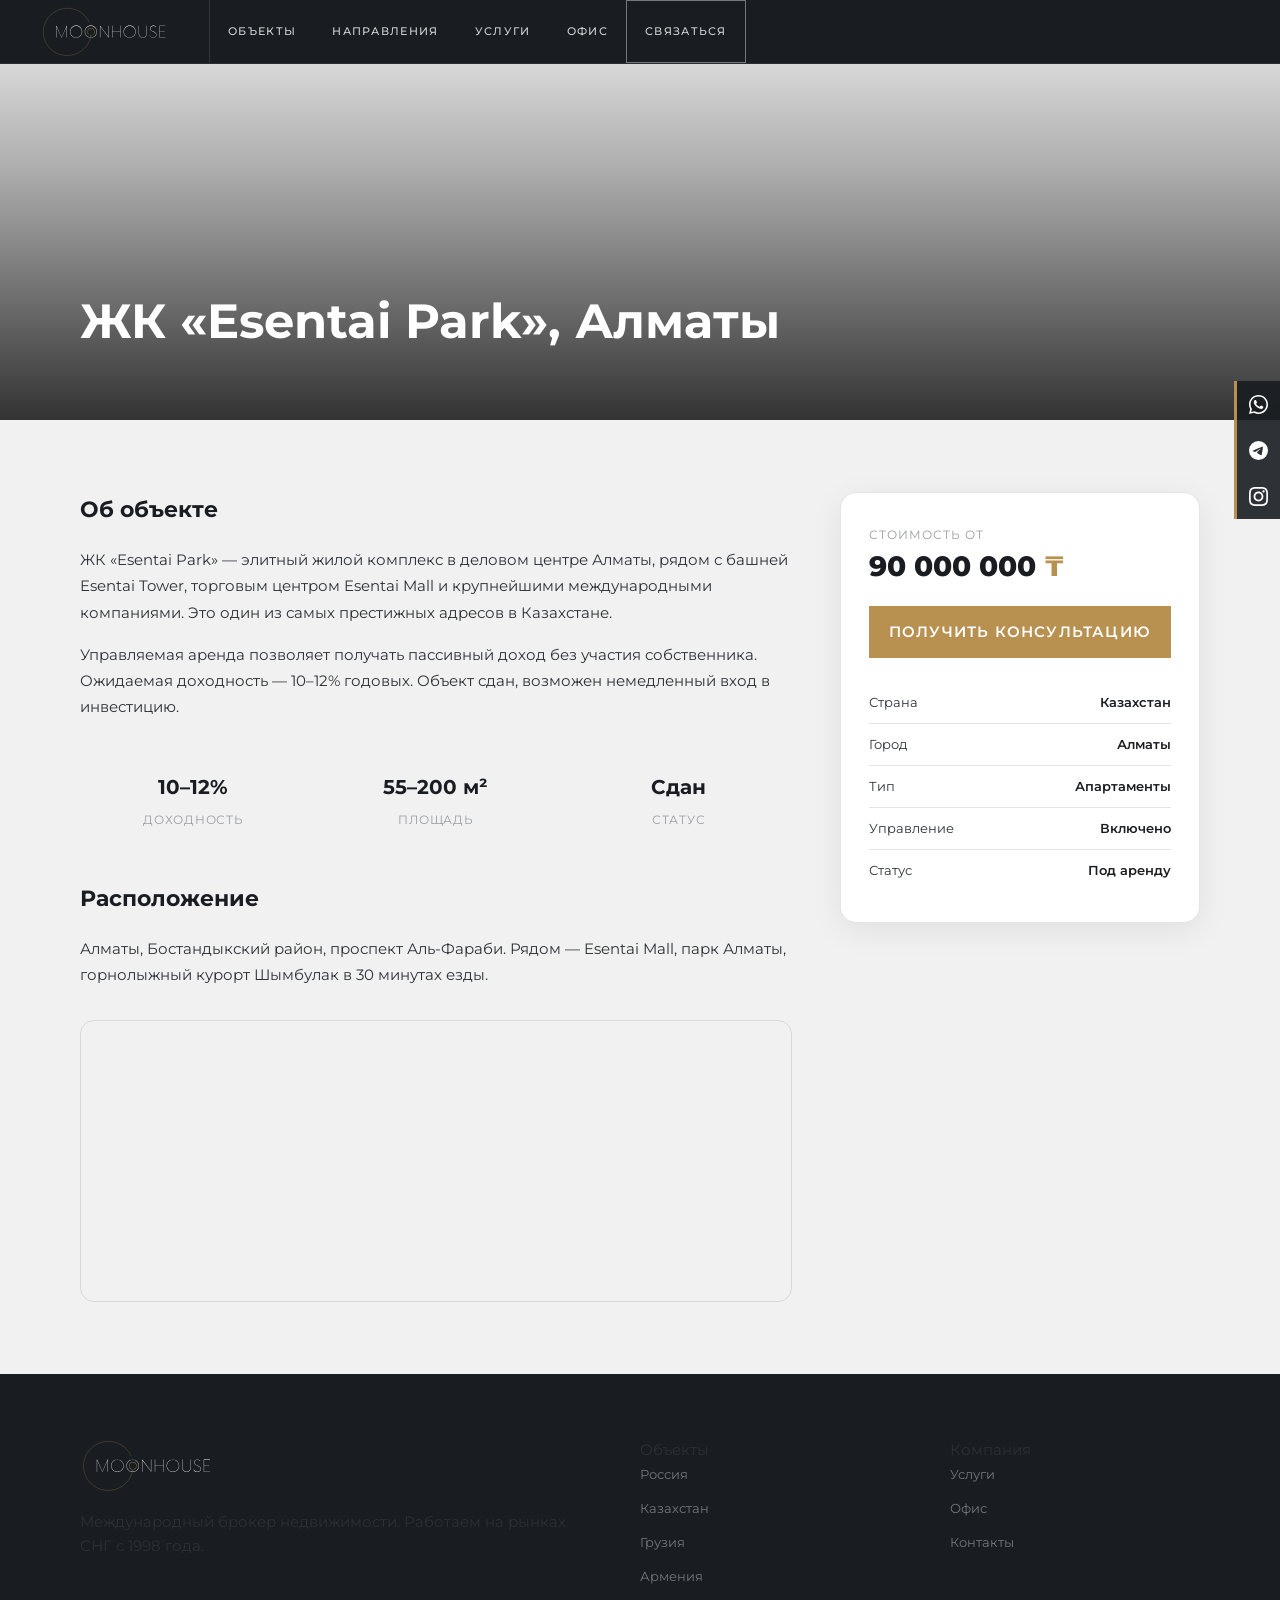
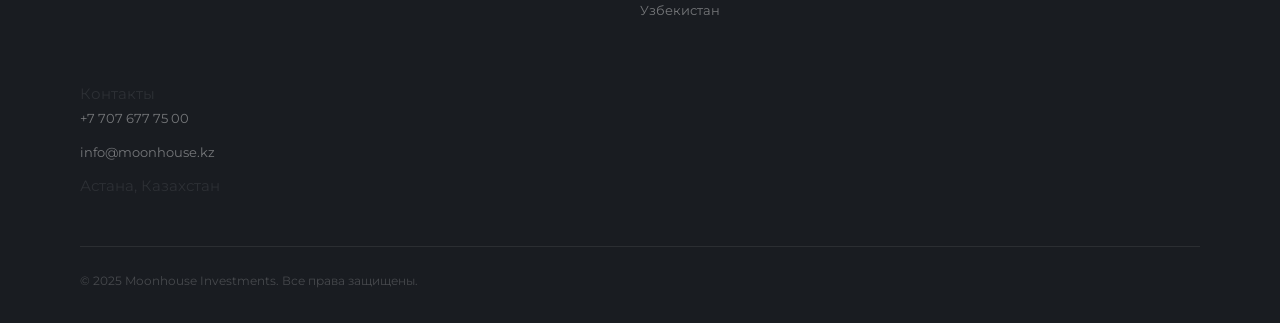
<file: property-almaty.html>
<!DOCTYPE html>
<html lang="ru">
<head>
  <meta charset="UTF-8">
  <meta name="viewport" content="width=device-width, initial-scale=1.0">
  <title>ЖК «Esentai Park», Алматы — Moonhouse Investments</title>
  <link rel="preconnect" href="https://fonts.googleapis.com">
  <link href="https://fonts.googleapis.com/css2?family=Montserrat:ital,wght@0,400;0,600;0,700;0,800;1,700&display=swap" rel="stylesheet">
  <link rel="stylesheet" href="style.css">
</head>
<body>

<nav>
  <a href="index.html" class="logo"><img src="moonhouse-logo.svg" alt="Moonhouse Investments"></a>
  <ul class="nav-links" id="navLinks">
    <li><a href="index.html#properties">Объекты</a></li>
    <li><a href="index.html#destinations">Направления</a></li>
    <li><a href="index.html#services">Услуги</a></li>
    <li><a href="index.html#offices">Офис</a></li>
    <li><a href="index.html#contact" class="btn btn-outline">Связаться</a></li>
  </ul>
  <button class="hamburger" id="hamburger" aria-label="Меню">
    <span></span><span></span><span></span>
  </button>
</nav>
<div class="nav-overlay" id="navOverlay"></div>

<div class="social-sidebar">
  <a href="https://wa.me/77076777500" target="_blank" rel="noopener" aria-label="WhatsApp">
    <svg width="18" height="18" viewBox="0 0 24 24" fill="currentColor"><path d="M17.472 14.382c-.297-.149-1.758-.867-2.03-.967-.273-.099-.471-.148-.67.15-.197.297-.767.966-.94 1.164-.173.199-.347.223-.644.075-.297-.15-1.255-.463-2.39-1.475-.883-.788-1.48-1.761-1.653-2.059-.173-.297-.018-.458.13-.606.134-.133.298-.347.446-.52.149-.174.198-.298.298-.497.099-.198.05-.371-.025-.52-.075-.149-.669-1.612-.916-2.207-.242-.579-.487-.5-.669-.51-.173-.008-.371-.01-.57-.01-.198 0-.52.074-.792.372-.272.297-1.04 1.016-1.04 2.479 0 1.462 1.065 2.875 1.213 3.074.149.198 2.096 3.2 5.077 4.487.709.306 1.262.489 1.694.625.712.227 1.36.195 1.871.118.571-.085 1.758-.719 2.006-1.413.248-.694.248-1.289.173-1.413-.074-.124-.272-.198-.57-.347z"/><path d="M12 0C5.373 0 0 5.373 0 12c0 2.123.554 4.118 1.528 5.847L0 24l6.335-1.508A11.933 11.933 0 0012 24c6.627 0 12-5.373 12-12S18.627 0 12 0zm0 22c-1.847 0-3.584-.492-5.088-1.352l-.361-.214-3.762.895.952-3.672-.235-.376A9.956 9.956 0 012 12C2 6.477 6.477 2 12 2s10 4.477 10 10-4.477 10-10 10z"/></svg>
  </a>
  <a href="https://t.me/moonhouseinvest" target="_blank" rel="noopener" aria-label="Telegram">
    <svg width="18" height="18" viewBox="0 0 24 24" fill="currentColor"><path d="M11.944 0A12 12 0 000 12a12 12 0 0012 12 12 12 0 0012-12A12 12 0 0012 0a12 12 0 00-.056 0zm4.962 7.224c.1-.002.321.023.465.14a.506.506 0 01.171.325c.016.093.036.306.02.472-.18 1.898-.962 6.502-1.36 8.627-.168.9-.499 1.201-.82 1.23-.696.065-1.225-.46-1.9-.902-1.056-.693-1.653-1.124-2.678-1.8-1.185-.78-.417-1.21.258-1.91.177-.184 3.247-2.977 3.307-3.23.007-.032.014-.15-.056-.212s-.174-.041-.249-.024c-.106.024-1.793 1.14-5.061 3.345-.48.33-.913.49-1.302.48-.428-.008-1.252-.241-1.865-.44-.752-.245-1.349-.374-1.297-.789.027-.216.325-.437.893-.663 3.498-1.524 5.83-2.529 6.998-3.014 3.332-1.386 4.025-1.627 4.476-1.635z"/></svg>
  </a>
  <a href="https://instagram.com/moonhouseinvest" target="_blank" rel="noopener" aria-label="Instagram">
    <svg width="18" height="18" viewBox="0 0 24 24" fill="currentColor"><path d="M12 2.163c3.204 0 3.584.012 4.85.07 3.252.148 4.771 1.691 4.919 4.919.058 1.265.069 1.645.069 4.849 0 3.205-.012 3.584-.069 4.849-.149 3.225-1.664 4.771-4.919 4.919-1.266.058-1.644.07-4.85.07-3.204 0-3.584-.012-4.849-.07-3.26-.149-4.771-1.699-4.919-4.92-.058-1.265-.07-1.644-.07-4.849 0-3.204.013-3.583.07-4.849.149-3.227 1.664-4.771 4.919-4.919 1.266-.057 1.645-.069 4.849-.069zm0-2.163c-3.259 0-3.667.014-4.947.072-4.358.2-6.78 2.618-6.98 6.98-.059 1.281-.073 1.689-.073 4.948 0 3.259.014 3.668.072 4.948.2 4.358 2.618 6.78 6.98 6.98 1.281.058 1.689.072 4.948.072 3.259 0 3.668-.014 4.948-.072 4.354-.2 6.782-2.618 6.979-6.98.059-1.28.073-1.689.073-4.948 0-3.259-.014-3.667-.072-4.947-.196-4.354-2.617-6.78-6.979-6.98-1.281-.059-1.69-.073-4.949-.073zm0 5.838c-3.403 0-6.162 2.759-6.162 6.162s2.759 6.163 6.162 6.163 6.162-2.759 6.162-6.163c0-3.403-2.759-6.162-6.162-6.162zm0 10.162c-2.209 0-4-1.79-4-4 0-2.209 1.791-4 4-4s4 1.791 4 4c0 2.21-1.791 4-4 4zm6.406-11.845c-.796 0-1.441.645-1.441 1.44s.645 1.44 1.441 1.44c.795 0 1.439-.645 1.439-1.44s-.644-1.44-1.439-1.44z"/></svg>
  </a>
</div>

<section class="page-hero">
  <div class="page-hero-bg" style="background-image:url('https://images.pexels.com/photos/31189131/pexels-photo-31189131.jpeg?auto=compress&cs=tinysrgb&w=1600')"></div>
  <div class="page-hero-content">
    <nav class="breadcrumb">
      <a href="index.html">Главная</a>
      <span>›</span>
      <a href="country-kazakhstan.html">Казахстан</a>
      <span>›</span>
      ЖК «Esentai Park»
    </nav>
    <h1>ЖК «Esentai Park», Алматы</h1>
  </div>
</section>

<div class="prop-detail-section">
  <div class="prop-detail-main">
    <h2>Об объекте</h2>
    <p>ЖК «Esentai Park» — элитный жилой комплекс в деловом центре Алматы, рядом с башней Esentai Tower, торговым центром Esentai Mall и крупнейшими международными компаниями. Это один из самых престижных адресов в Казахстане.</p>
    <p>Управляемая аренда позволяет получать пассивный доход без участия собственника. Ожидаемая доходность — 10–12% годовых. Объект сдан, возможен немедленный вход в инвестицию.</p>

    <div class="prop-spec-grid">
      <div class="prop-spec-item">
        <span class="spec-val">10–12%</span>
        <span class="spec-label">Доходность</span>
      </div>
      <div class="prop-spec-item">
        <span class="spec-val">55–200 м²</span>
        <span class="spec-label">Площадь</span>
      </div>
      <div class="prop-spec-item">
        <span class="spec-val">Сдан</span>
        <span class="spec-label">Статус</span>
      </div>
    </div>

    <h2>Расположение</h2>
    <p>Алматы, Бостандыкский район, проспект Аль-Фараби. Рядом — Esentai Mall, парк Алматы, горнолыжный курорт Шымбулак в 30 минутах езды.</p>
    <div class="prop-map-box">
      <iframe
        src="https://www.openstreetmap.org/export/embed.html?bbox=76.9100%2C43.2000%2C76.9800%2C43.2400&layer=mapnik&marker=43.2200%2C76.9450"
        allowfullscreen loading="lazy" title="Esentai Park, Алматы на карте">
      </iframe>
    </div>
  </div>

  <aside class="prop-sidebar">
    <div class="prop-price-card">
      <p class="price-label">Стоимость от</p>
      <p class="price-val">90 000 000 <em>₸</em></p>
      <a href="index.html#contact" class="btn btn-gold">Получить консультацию</a>
      <ul class="prop-meta-list">
        <li><span>Страна</span><strong>Казахстан</strong></li>
        <li><span>Город</span><strong>Алматы</strong></li>
        <li><span>Тип</span><strong>Апартаменты</strong></li>
        <li><span>Управление</span><strong>Включено</strong></li>
        <li><span>Статус</span><strong>Под аренду</strong></li>
      </ul>
    </div>
  </aside>
</div>

<footer>
  <div class="footer-grid">
    <div class="footer-col footer-brand">
      <a href="index.html" class="footer-logo"><img src="moonhouse-logo.svg" alt="Moonhouse Investments"></a>
      <p>Международный брокер недвижимости. Работаем на рынках СНГ с 1998 года.</p>
    </div>
    <div class="footer-col">
      <p class="footer-heading">Объекты</p>
      <ul>
        <li><a href="country-russia.html">Россия</a></li>
        <li><a href="country-kazakhstan.html">Казахстан</a></li>
        <li><a href="country-georgia.html">Грузия</a></li>
        <li><a href="country-armenia.html">Армения</a></li>
        <li><a href="country-uzbekistan.html">Узбекистан</a></li>
      </ul>
    </div>
    <div class="footer-col">
      <p class="footer-heading">Компания</p>
      <ul>
        <li><a href="index.html#services">Услуги</a></li>
        <li><a href="index.html#offices">Офис</a></li>
        <li><a href="index.html#contact">Контакты</a></li>
      </ul>
    </div>
    <div class="footer-col">
      <p class="footer-heading">Контакты</p>
      <ul>
        <li><a href="tel:+77076777500">+7 707 677 75 00</a></li>
        <li><a href="mailto:info@moonhouse.kz">info@moonhouse.kz</a></li>
        <li>Астана, Казахстан</li>
      </ul>
    </div>
  </div>
  <div class="footer-bottom">
    <span>© 2025 Moonhouse Investments. Все права защищены.</span>
  </div>
</footer>

<script src="app.js"></script>
</body>
</html>
</file>
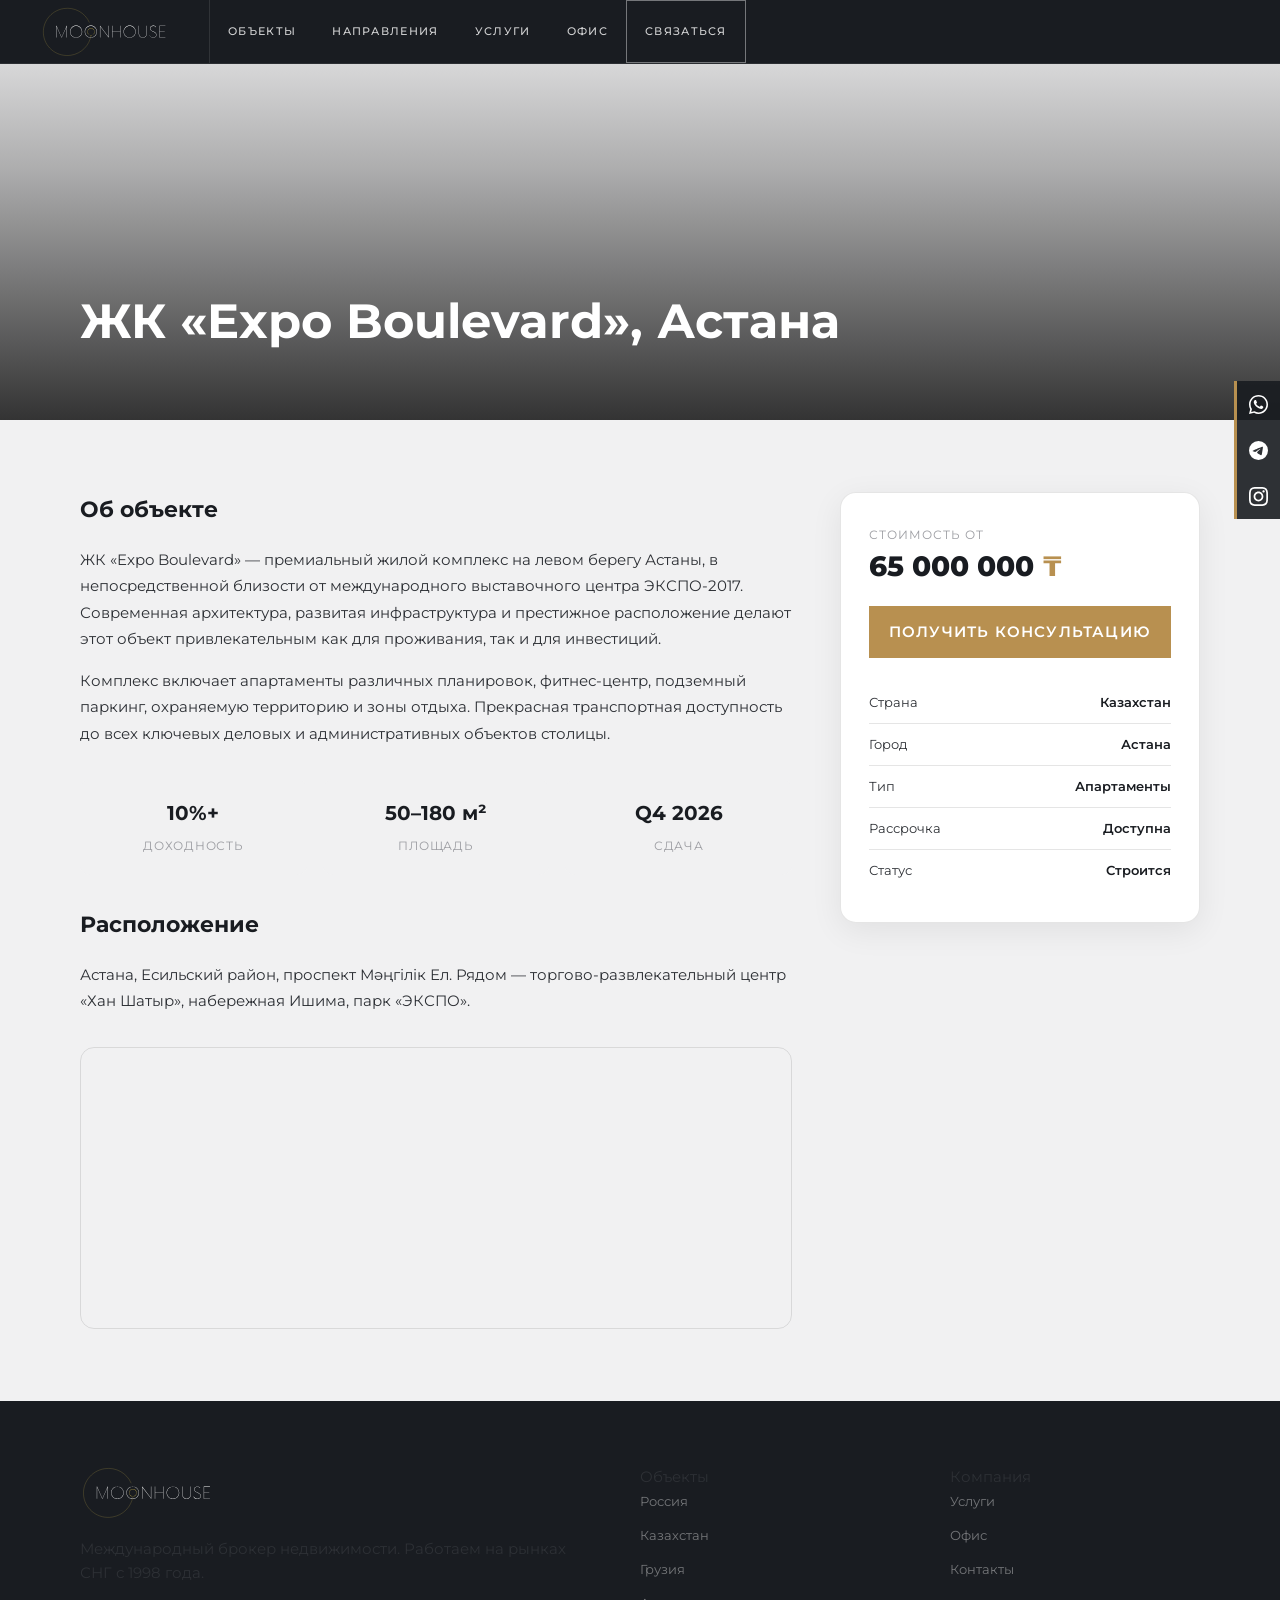
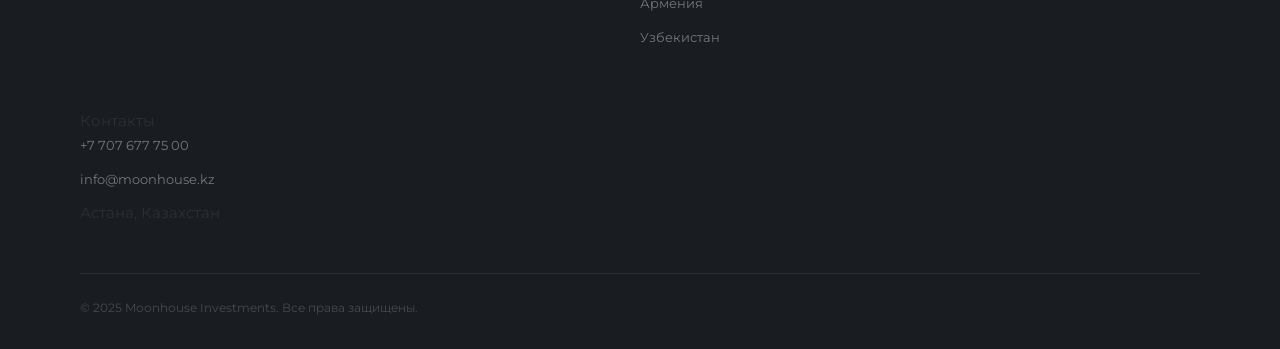
<file: property-astana.html>
<!DOCTYPE html>
<html lang="ru">
<head>
  <meta charset="UTF-8">
  <meta name="viewport" content="width=device-width, initial-scale=1.0">
  <title>ЖК «Expo Boulevard» — Moonhouse Investments</title>
  <link rel="preconnect" href="https://fonts.googleapis.com">
  <link href="https://fonts.googleapis.com/css2?family=Montserrat:ital,wght@0,400;0,600;0,700;0,800;1,700&display=swap" rel="stylesheet">
  <link rel="stylesheet" href="style.css">
</head>
<body>

<nav>
  <a href="index.html" class="logo"><img src="moonhouse-logo.svg" alt="Moonhouse Investments"></a>
  <ul class="nav-links" id="navLinks">
    <li><a href="index.html#properties">Объекты</a></li>
    <li><a href="index.html#destinations">Направления</a></li>
    <li><a href="index.html#services">Услуги</a></li>
    <li><a href="index.html#offices">Офис</a></li>
    <li><a href="index.html#contact" class="btn btn-outline">Связаться</a></li>
  </ul>
  <button class="hamburger" id="hamburger" aria-label="Меню">
    <span></span><span></span><span></span>
  </button>
</nav>
<div class="nav-overlay" id="navOverlay"></div>

<div class="social-sidebar">
  <a href="https://wa.me/77076777500" target="_blank" rel="noopener" aria-label="WhatsApp">
    <svg width="18" height="18" viewBox="0 0 24 24" fill="currentColor"><path d="M17.472 14.382c-.297-.149-1.758-.867-2.03-.967-.273-.099-.471-.148-.67.15-.197.297-.767.966-.94 1.164-.173.199-.347.223-.644.075-.297-.15-1.255-.463-2.39-1.475-.883-.788-1.48-1.761-1.653-2.059-.173-.297-.018-.458.13-.606.134-.133.298-.347.446-.52.149-.174.198-.298.298-.497.099-.198.05-.371-.025-.52-.075-.149-.669-1.612-.916-2.207-.242-.579-.487-.5-.669-.51-.173-.008-.371-.01-.57-.01-.198 0-.52.074-.792.372-.272.297-1.04 1.016-1.04 2.479 0 1.462 1.065 2.875 1.213 3.074.149.198 2.096 3.2 5.077 4.487.709.306 1.262.489 1.694.625.712.227 1.36.195 1.871.118.571-.085 1.758-.719 2.006-1.413.248-.694.248-1.289.173-1.413-.074-.124-.272-.198-.57-.347z"/><path d="M12 0C5.373 0 0 5.373 0 12c0 2.123.554 4.118 1.528 5.847L0 24l6.335-1.508A11.933 11.933 0 0012 24c6.627 0 12-5.373 12-12S18.627 0 12 0zm0 22c-1.847 0-3.584-.492-5.088-1.352l-.361-.214-3.762.895.952-3.672-.235-.376A9.956 9.956 0 012 12C2 6.477 6.477 2 12 2s10 4.477 10 10-4.477 10-10 10z"/></svg>
  </a>
  <a href="https://t.me/moonhouseinvest" target="_blank" rel="noopener" aria-label="Telegram">
    <svg width="18" height="18" viewBox="0 0 24 24" fill="currentColor"><path d="M11.944 0A12 12 0 000 12a12 12 0 0012 12 12 12 0 0012-12A12 12 0 0012 0a12 12 0 00-.056 0zm4.962 7.224c.1-.002.321.023.465.14a.506.506 0 01.171.325c.016.093.036.306.02.472-.18 1.898-.962 6.502-1.36 8.627-.168.9-.499 1.201-.82 1.23-.696.065-1.225-.46-1.9-.902-1.056-.693-1.653-1.124-2.678-1.8-1.185-.78-.417-1.21.258-1.91.177-.184 3.247-2.977 3.307-3.23.007-.032.014-.15-.056-.212s-.174-.041-.249-.024c-.106.024-1.793 1.14-5.061 3.345-.48.33-.913.49-1.302.48-.428-.008-1.252-.241-1.865-.44-.752-.245-1.349-.374-1.297-.789.027-.216.325-.437.893-.663 3.498-1.524 5.83-2.529 6.998-3.014 3.332-1.386 4.025-1.627 4.476-1.635z"/></svg>
  </a>
  <a href="https://instagram.com/moonhouseinvest" target="_blank" rel="noopener" aria-label="Instagram">
    <svg width="18" height="18" viewBox="0 0 24 24" fill="currentColor"><path d="M12 2.163c3.204 0 3.584.012 4.85.07 3.252.148 4.771 1.691 4.919 4.919.058 1.265.069 1.645.069 4.849 0 3.205-.012 3.584-.069 4.849-.149 3.225-1.664 4.771-4.919 4.919-1.266.058-1.644.07-4.85.07-3.204 0-3.584-.012-4.849-.07-3.26-.149-4.771-1.699-4.919-4.92-.058-1.265-.07-1.644-.07-4.849 0-3.204.013-3.583.07-4.849.149-3.227 1.664-4.771 4.919-4.919 1.266-.057 1.645-.069 4.849-.069zm0-2.163c-3.259 0-3.667.014-4.947.072-4.358.2-6.78 2.618-6.98 6.98-.059 1.281-.073 1.689-.073 4.948 0 3.259.014 3.668.072 4.948.2 4.358 2.618 6.78 6.98 6.98 1.281.058 1.689.072 4.948.072 3.259 0 3.668-.014 4.948-.072 4.354-.2 6.782-2.618 6.979-6.98.059-1.28.073-1.689.073-4.948 0-3.259-.014-3.667-.072-4.947-.196-4.354-2.617-6.78-6.979-6.98-1.281-.059-1.69-.073-4.949-.073zm0 5.838c-3.403 0-6.162 2.759-6.162 6.162s2.759 6.163 6.162 6.163 6.162-2.759 6.162-6.163c0-3.403-2.759-6.162-6.162-6.162zm0 10.162c-2.209 0-4-1.79-4-4 0-2.209 1.791-4 4-4s4 1.791 4 4c0 2.21-1.791 4-4 4zm6.406-11.845c-.796 0-1.441.645-1.441 1.44s.645 1.44 1.441 1.44c.795 0 1.439-.645 1.439-1.44s-.644-1.44-1.439-1.44z"/></svg>
  </a>
</div>

<section class="page-hero">
  <div class="page-hero-bg" style="background-image:url('https://images.pexels.com/photos/31608923/pexels-photo-31608923.jpeg?auto=compress&cs=tinysrgb&w=1600')"></div>
  <div class="page-hero-content">
    <nav class="breadcrumb">
      <a href="index.html">Главная</a>
      <span>›</span>
      <a href="country-kazakhstan.html">Казахстан</a>
      <span>›</span>
      ЖК «Expo Boulevard»
    </nav>
    <h1>ЖК «Expo Boulevard», Астана</h1>
  </div>
</section>

<div class="prop-detail-section">
  <div class="prop-detail-main">
    <h2>Об объекте</h2>
    <p>ЖК «Expo Boulevard» — премиальный жилой комплекс на левом берегу Астаны, в непосредственной близости от международного выставочного центра ЭКСПО-2017. Современная архитектура, развитая инфраструктура и престижное расположение делают этот объект привлекательным как для проживания, так и для инвестиций.</p>
    <p>Комплекс включает апартаменты различных планировок, фитнес-центр, подземный паркинг, охраняемую территорию и зоны отдыха. Прекрасная транспортная доступность до всех ключевых деловых и административных объектов столицы.</p>

    <div class="prop-spec-grid">
      <div class="prop-spec-item">
        <span class="spec-val">10%+</span>
        <span class="spec-label">Доходность</span>
      </div>
      <div class="prop-spec-item">
        <span class="spec-val">50–180 м²</span>
        <span class="spec-label">Площадь</span>
      </div>
      <div class="prop-spec-item">
        <span class="spec-val">Q4 2026</span>
        <span class="spec-label">Сдача</span>
      </div>
    </div>

    <h2>Расположение</h2>
    <p>Астана, Есильский район, проспект Мәңгілік Ел. Рядом — торгово-развлекательный центр «Хан Шатыр», набережная Ишима, парк «ЭКСПО».</p>
    <div class="prop-map-box">
      <iframe
        src="https://www.openstreetmap.org/export/embed.html?bbox=71.3800%2C51.0700%2C71.4500%2C51.1200&layer=mapnik&marker=51.0900%2C71.4100"
        allowfullscreen loading="lazy" title="Expo Boulevard на карте">
      </iframe>
    </div>
  </div>

  <aside class="prop-sidebar">
    <div class="prop-price-card">
      <p class="price-label">Стоимость от</p>
      <p class="price-val">65 000 000 <em>₸</em></p>
      <a href="index.html#contact" class="btn btn-gold">Получить консультацию</a>
      <ul class="prop-meta-list">
        <li><span>Страна</span><strong>Казахстан</strong></li>
        <li><span>Город</span><strong>Астана</strong></li>
        <li><span>Тип</span><strong>Апартаменты</strong></li>
        <li><span>Рассрочка</span><strong>Доступна</strong></li>
        <li><span>Статус</span><strong>Строится</strong></li>
      </ul>
    </div>
  </aside>
</div>

<footer>
  <div class="footer-grid">
    <div class="footer-col footer-brand">
      <a href="index.html" class="footer-logo"><img src="moonhouse-logo.svg" alt="Moonhouse Investments"></a>
      <p>Международный брокер недвижимости. Работаем на рынках СНГ с 1998 года.</p>
    </div>
    <div class="footer-col">
      <p class="footer-heading">Объекты</p>
      <ul>
        <li><a href="country-russia.html">Россия</a></li>
        <li><a href="country-kazakhstan.html">Казахстан</a></li>
        <li><a href="country-georgia.html">Грузия</a></li>
        <li><a href="country-armenia.html">Армения</a></li>
        <li><a href="country-uzbekistan.html">Узбекистан</a></li>
      </ul>
    </div>
    <div class="footer-col">
      <p class="footer-heading">Компания</p>
      <ul>
        <li><a href="index.html#services">Услуги</a></li>
        <li><a href="index.html#offices">Офис</a></li>
        <li><a href="index.html#contact">Контакты</a></li>
      </ul>
    </div>
    <div class="footer-col">
      <p class="footer-heading">Контакты</p>
      <ul>
        <li><a href="tel:+77076777500">+7 707 677 75 00</a></li>
        <li><a href="mailto:info@moonhouse.kz">info@moonhouse.kz</a></li>
        <li>Астана, Казахстан</li>
      </ul>
    </div>
  </div>
  <div class="footer-bottom">
    <span>© 2025 Moonhouse Investments. Все права защищены.</span>
  </div>
</footer>

<script src="app.js"></script>
</body>
</html>
</file>
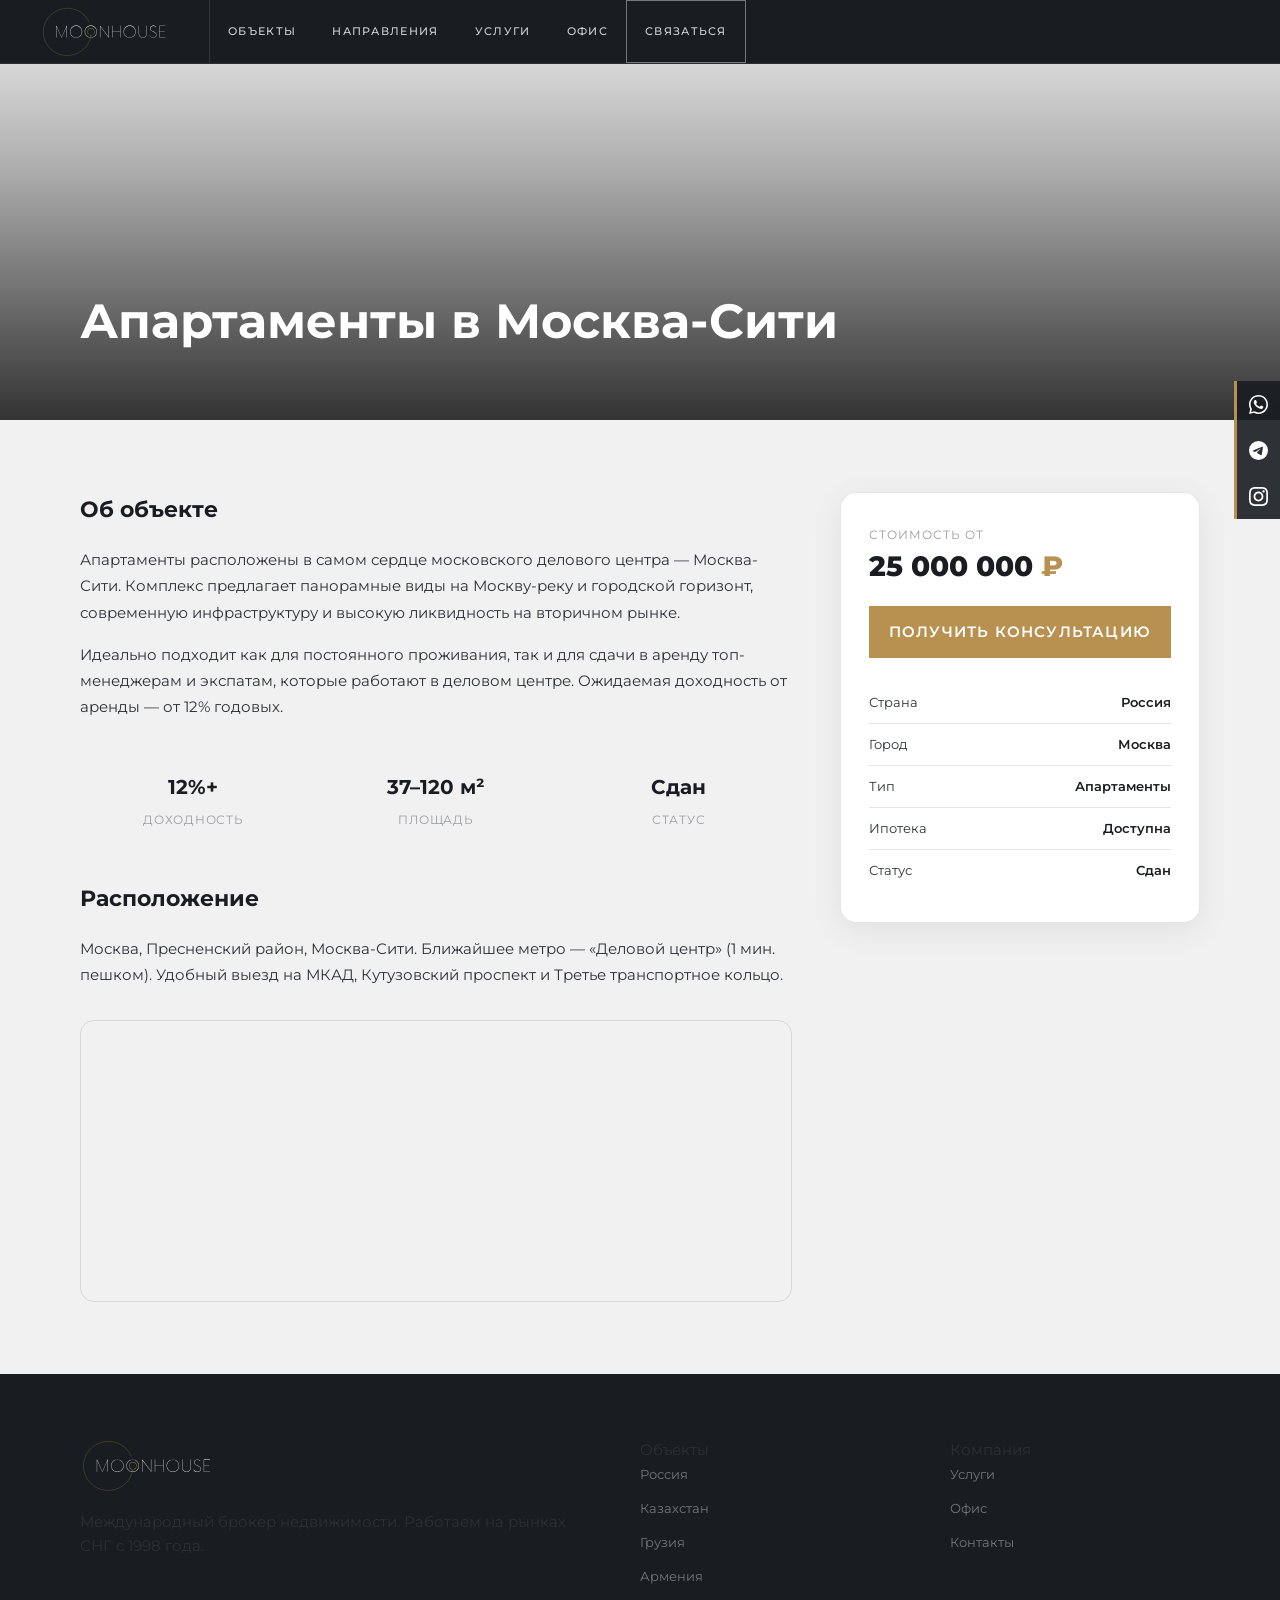
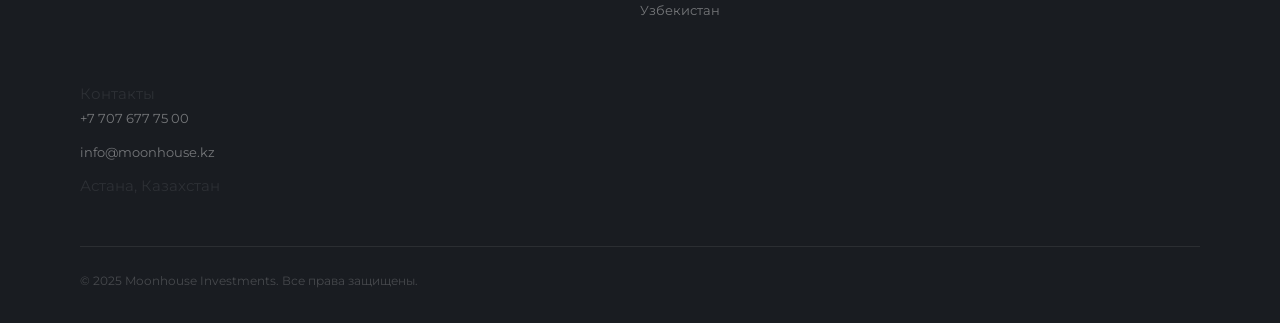
<file: property-moscow.html>
<!DOCTYPE html>
<html lang="ru">
<head>
  <meta charset="UTF-8">
  <meta name="viewport" content="width=device-width, initial-scale=1.0">
  <title>Апартаменты в Москва-Сити — Moonhouse Investments</title>
  <link rel="preconnect" href="https://fonts.googleapis.com">
  <link href="https://fonts.googleapis.com/css2?family=Montserrat:ital,wght@0,400;0,600;0,700;0,800;1,700&display=swap" rel="stylesheet">
  <link rel="stylesheet" href="style.css">
</head>
<body>

<!-- NAV -->
<nav>
  <a href="index.html" class="logo"><img src="moonhouse-logo.svg" alt="Moonhouse Investments"></a>
  <ul class="nav-links" id="navLinks">
    <li><a href="index.html#properties">Объекты</a></li>
    <li><a href="index.html#destinations">Направления</a></li>
    <li><a href="index.html#services">Услуги</a></li>
    <li><a href="index.html#offices">Офис</a></li>
    <li><a href="index.html#contact" class="btn btn-outline">Связаться</a></li>
  </ul>
  <button class="hamburger" id="hamburger" aria-label="Меню">
    <span></span><span></span><span></span>
  </button>
</nav>
<div class="nav-overlay" id="navOverlay"></div>

<!-- SOCIAL SIDEBAR -->
<div class="social-sidebar">
  <a href="https://wa.me/77076777500" target="_blank" rel="noopener" aria-label="WhatsApp">
    <svg width="18" height="18" viewBox="0 0 24 24" fill="currentColor"><path d="M17.472 14.382c-.297-.149-1.758-.867-2.03-.967-.273-.099-.471-.148-.67.15-.197.297-.767.966-.94 1.164-.173.199-.347.223-.644.075-.297-.15-1.255-.463-2.39-1.475-.883-.788-1.48-1.761-1.653-2.059-.173-.297-.018-.458.13-.606.134-.133.298-.347.446-.52.149-.174.198-.298.298-.497.099-.198.05-.371-.025-.52-.075-.149-.669-1.612-.916-2.207-.242-.579-.487-.5-.669-.51-.173-.008-.371-.01-.57-.01-.198 0-.52.074-.792.372-.272.297-1.04 1.016-1.04 2.479 0 1.462 1.065 2.875 1.213 3.074.149.198 2.096 3.2 5.077 4.487.709.306 1.262.489 1.694.625.712.227 1.36.195 1.871.118.571-.085 1.758-.719 2.006-1.413.248-.694.248-1.289.173-1.413-.074-.124-.272-.198-.57-.347z"/><path d="M12 0C5.373 0 0 5.373 0 12c0 2.123.554 4.118 1.528 5.847L0 24l6.335-1.508A11.933 11.933 0 0012 24c6.627 0 12-5.373 12-12S18.627 0 12 0zm0 22c-1.847 0-3.584-.492-5.088-1.352l-.361-.214-3.762.895.952-3.672-.235-.376A9.956 9.956 0 012 12C2 6.477 6.477 2 12 2s10 4.477 10 10-4.477 10-10 10z"/></svg>
  </a>
  <a href="https://t.me/moonhouseinvest" target="_blank" rel="noopener" aria-label="Telegram">
    <svg width="18" height="18" viewBox="0 0 24 24" fill="currentColor"><path d="M11.944 0A12 12 0 000 12a12 12 0 0012 12 12 12 0 0012-12A12 12 0 0012 0a12 12 0 00-.056 0zm4.962 7.224c.1-.002.321.023.465.14a.506.506 0 01.171.325c.016.093.036.306.02.472-.18 1.898-.962 6.502-1.36 8.627-.168.9-.499 1.201-.82 1.23-.696.065-1.225-.46-1.9-.902-1.056-.693-1.653-1.124-2.678-1.8-1.185-.78-.417-1.21.258-1.91.177-.184 3.247-2.977 3.307-3.23.007-.032.014-.15-.056-.212s-.174-.041-.249-.024c-.106.024-1.793 1.14-5.061 3.345-.48.33-.913.49-1.302.48-.428-.008-1.252-.241-1.865-.44-.752-.245-1.349-.374-1.297-.789.027-.216.325-.437.893-.663 3.498-1.524 5.83-2.529 6.998-3.014 3.332-1.386 4.025-1.627 4.476-1.635z"/></svg>
  </a>
  <a href="https://instagram.com/moonhouseinvest" target="_blank" rel="noopener" aria-label="Instagram">
    <svg width="18" height="18" viewBox="0 0 24 24" fill="currentColor"><path d="M12 2.163c3.204 0 3.584.012 4.85.07 3.252.148 4.771 1.691 4.919 4.919.058 1.265.069 1.645.069 4.849 0 3.205-.012 3.584-.069 4.849-.149 3.225-1.664 4.771-4.919 4.919-1.266.058-1.644.07-4.85.07-3.204 0-3.584-.012-4.849-.07-3.26-.149-4.771-1.699-4.919-4.92-.058-1.265-.07-1.644-.07-4.849 0-3.204.013-3.583.07-4.849.149-3.227 1.664-4.771 4.919-4.919 1.266-.057 1.645-.069 4.849-.069zm0-2.163c-3.259 0-3.667.014-4.947.072-4.358.2-6.78 2.618-6.98 6.98-.059 1.281-.073 1.689-.073 4.948 0 3.259.014 3.668.072 4.948.2 4.358 2.618 6.78 6.98 6.98 1.281.058 1.689.072 4.948.072 3.259 0 3.668-.014 4.948-.072 4.354-.2 6.782-2.618 6.979-6.98.059-1.28.073-1.689.073-4.948 0-3.259-.014-3.667-.072-4.947-.196-4.354-2.617-6.78-6.979-6.98-1.281-.059-1.69-.073-4.949-.073zm0 5.838c-3.403 0-6.162 2.759-6.162 6.162s2.759 6.163 6.162 6.163 6.162-2.759 6.162-6.163c0-3.403-2.759-6.162-6.162-6.162zm0 10.162c-2.209 0-4-1.79-4-4 0-2.209 1.791-4 4-4s4 1.791 4 4c0 2.21-1.791 4-4 4zm6.406-11.845c-.796 0-1.441.645-1.441 1.44s.645 1.44 1.441 1.44c.795 0 1.439-.645 1.439-1.44s-.644-1.44-1.439-1.44z"/></svg>
  </a>
</div>

<!-- PAGE HERO -->
<section class="page-hero">
  <div class="page-hero-bg" style="background-image:url('https://images.pexels.com/photos/12483860/pexels-photo-12483860.jpeg?auto=compress&cs=tinysrgb&w=1600')"></div>
  <div class="page-hero-content">
    <nav class="breadcrumb">
      <a href="index.html">Главная</a>
      <span>›</span>
      <a href="country-russia.html">Россия</a>
      <span>›</span>
      Апартаменты в Москва-Сити
    </nav>
    <h1>Апартаменты в Москва-Сити</h1>
  </div>
</section>

<!-- DETAIL -->
<div class="prop-detail-section">
  <div class="prop-detail-main">
    <h2>Об объекте</h2>
    <p>Апартаменты расположены в самом сердце московского делового центра — Москва-Сити. Комплекс предлагает панорамные виды на Москву-реку и городской горизонт, современную инфраструктуру и высокую ликвидность на вторичном рынке.</p>
    <p>Идеально подходит как для постоянного проживания, так и для сдачи в аренду топ-менеджерам и экспатам, которые работают в деловом центре. Ожидаемая доходность от аренды — от 12% годовых.</p>

    <div class="prop-spec-grid">
      <div class="prop-spec-item">
        <span class="spec-val">12%+</span>
        <span class="spec-label">Доходность</span>
      </div>
      <div class="prop-spec-item">
        <span class="spec-val">37–120 м²</span>
        <span class="spec-label">Площадь</span>
      </div>
      <div class="prop-spec-item">
        <span class="spec-val">Сдан</span>
        <span class="spec-label">Статус</span>
      </div>
    </div>

    <h2>Расположение</h2>
    <p>Москва, Пресненский район, Москва-Сити. Ближайшее метро — «Деловой центр» (1 мин. пешком). Удобный выезд на МКАД, Кутузовский проспект и Третье транспортное кольцо.</p>
    <div class="prop-map-box">
      <iframe
        src="https://www.openstreetmap.org/export/embed.html?bbox=37.5350%2C55.7460%2C37.5650%2C55.7560&layer=mapnik&marker=55.7503%2C37.5503"
        allowfullscreen loading="lazy" title="Москва-Сити на карте">
      </iframe>
    </div>
  </div>

  <aside class="prop-sidebar">
    <div class="prop-price-card">
      <p class="price-label">Стоимость от</p>
      <p class="price-val">25 000 000 <em>₽</em></p>
      <a href="index.html#contact" class="btn btn-gold">Получить консультацию</a>
      <ul class="prop-meta-list">
        <li><span>Страна</span><strong>Россия</strong></li>
        <li><span>Город</span><strong>Москва</strong></li>
        <li><span>Тип</span><strong>Апартаменты</strong></li>
        <li><span>Ипотека</span><strong>Доступна</strong></li>
        <li><span>Статус</span><strong>Сдан</strong></li>
      </ul>
    </div>
  </aside>
</div>

<!-- FOOTER -->
<footer>
  <div class="footer-grid">
    <div class="footer-col footer-brand">
      <a href="index.html" class="footer-logo"><img src="moonhouse-logo.svg" alt="Moonhouse Investments"></a>
      <p>Международный брокер недвижимости. Работаем на рынках СНГ с 1998 года.</p>
    </div>
    <div class="footer-col">
      <p class="footer-heading">Объекты</p>
      <ul>
        <li><a href="country-russia.html">Россия</a></li>
        <li><a href="country-kazakhstan.html">Казахстан</a></li>
        <li><a href="country-georgia.html">Грузия</a></li>
        <li><a href="country-armenia.html">Армения</a></li>
        <li><a href="country-uzbekistan.html">Узбекистан</a></li>
      </ul>
    </div>
    <div class="footer-col">
      <p class="footer-heading">Компания</p>
      <ul>
        <li><a href="index.html#services">Услуги</a></li>
        <li><a href="index.html#offices">Офис</a></li>
        <li><a href="index.html#contact">Контакты</a></li>
      </ul>
    </div>
    <div class="footer-col">
      <p class="footer-heading">Контакты</p>
      <ul>
        <li><a href="tel:+77076777500">+7 707 677 75 00</a></li>
        <li><a href="mailto:info@moonhouse.kz">info@moonhouse.kz</a></li>
        <li>Астана, Казахстан</li>
      </ul>
    </div>
  </div>
  <div class="footer-bottom">
    <span>© 2025 Moonhouse Investments. Все права защищены.</span>
  </div>
</footer>

<script src="app.js"></script>
</body>
</html>
</file>
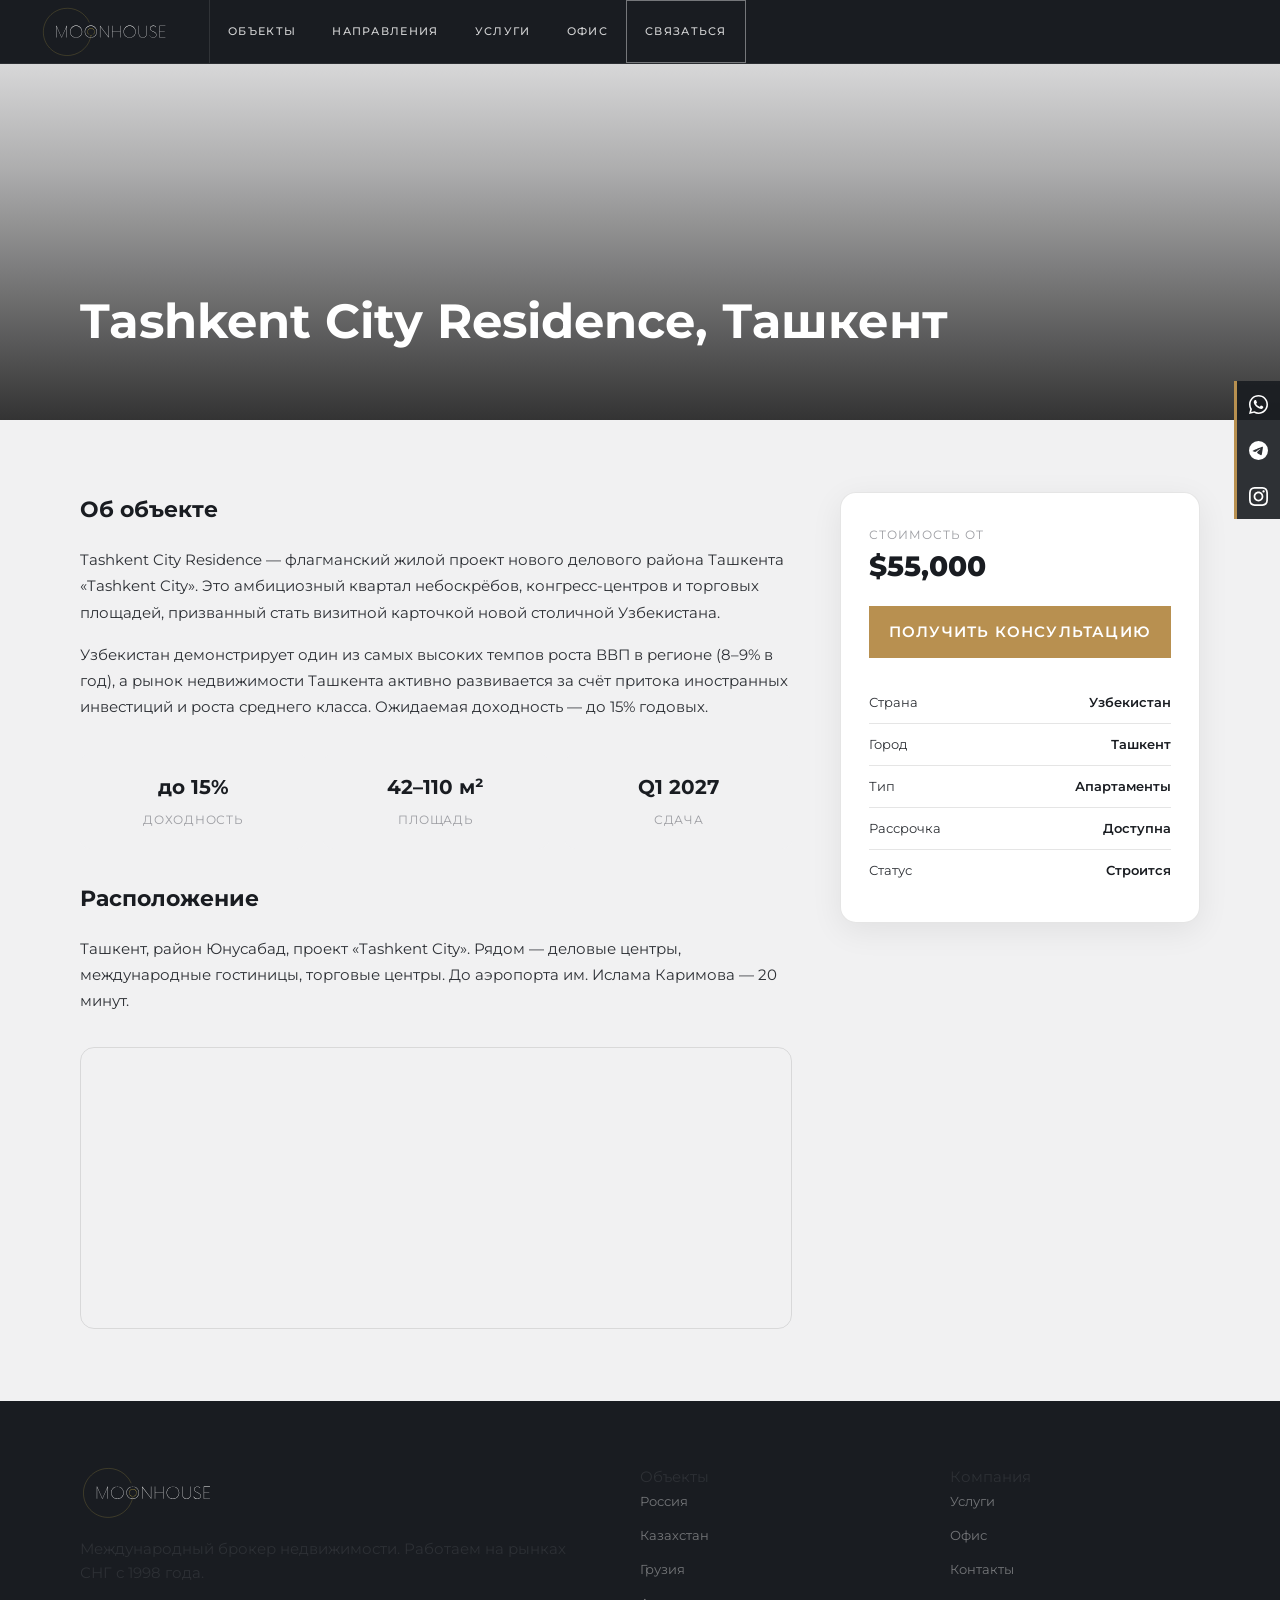
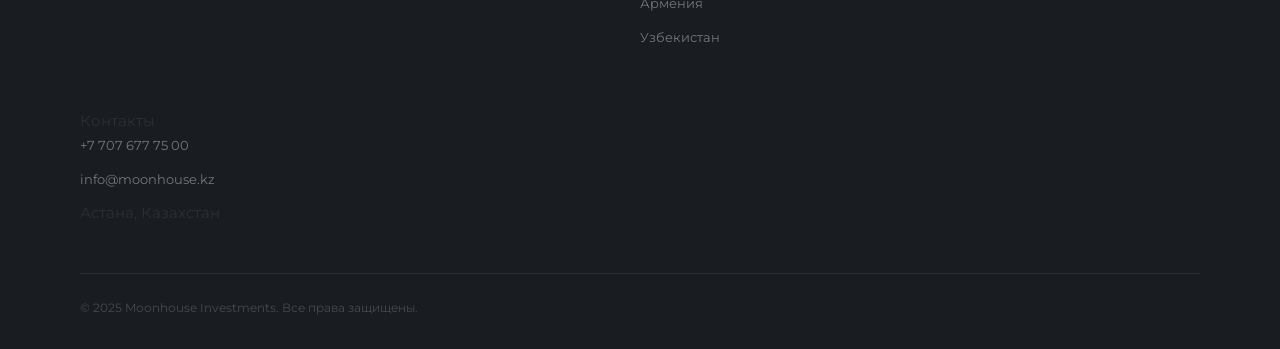
<file: property-tashkent.html>
<!DOCTYPE html>
<html lang="ru">
<head>
  <meta charset="UTF-8">
  <meta name="viewport" content="width=device-width, initial-scale=1.0">
  <title>Tashkent City Residence — Moonhouse Investments</title>
  <link rel="preconnect" href="https://fonts.googleapis.com">
  <link href="https://fonts.googleapis.com/css2?family=Montserrat:ital,wght@0,400;0,600;0,700;0,800;1,700&display=swap" rel="stylesheet">
  <link rel="stylesheet" href="style.css">
</head>
<body>

<nav>
  <a href="index.html" class="logo"><img src="moonhouse-logo.svg" alt="Moonhouse Investments"></a>
  <ul class="nav-links" id="navLinks">
    <li><a href="index.html#properties">Объекты</a></li>
    <li><a href="index.html#destinations">Направления</a></li>
    <li><a href="index.html#services">Услуги</a></li>
    <li><a href="index.html#offices">Офис</a></li>
    <li><a href="index.html#contact" class="btn btn-outline">Связаться</a></li>
  </ul>
  <button class="hamburger" id="hamburger" aria-label="Меню">
    <span></span><span></span><span></span>
  </button>
</nav>
<div class="nav-overlay" id="navOverlay"></div>

<div class="social-sidebar">
  <a href="https://wa.me/77076777500" target="_blank" rel="noopener" aria-label="WhatsApp">
    <svg width="18" height="18" viewBox="0 0 24 24" fill="currentColor"><path d="M17.472 14.382c-.297-.149-1.758-.867-2.03-.967-.273-.099-.471-.148-.67.15-.197.297-.767.966-.94 1.164-.173.199-.347.223-.644.075-.297-.15-1.255-.463-2.39-1.475-.883-.788-1.48-1.761-1.653-2.059-.173-.297-.018-.458.13-.606.134-.133.298-.347.446-.52.149-.174.198-.298.298-.497.099-.198.05-.371-.025-.52-.075-.149-.669-1.612-.916-2.207-.242-.579-.487-.5-.669-.51-.173-.008-.371-.01-.57-.01-.198 0-.52.074-.792.372-.272.297-1.04 1.016-1.04 2.479 0 1.462 1.065 2.875 1.213 3.074.149.198 2.096 3.2 5.077 4.487.709.306 1.262.489 1.694.625.712.227 1.36.195 1.871.118.571-.085 1.758-.719 2.006-1.413.248-.694.248-1.289.173-1.413-.074-.124-.272-.198-.57-.347z"/><path d="M12 0C5.373 0 0 5.373 0 12c0 2.123.554 4.118 1.528 5.847L0 24l6.335-1.508A11.933 11.933 0 0012 24c6.627 0 12-5.373 12-12S18.627 0 12 0zm0 22c-1.847 0-3.584-.492-5.088-1.352l-.361-.214-3.762.895.952-3.672-.235-.376A9.956 9.956 0 012 12C2 6.477 6.477 2 12 2s10 4.477 10 10-4.477 10-10 10z"/></svg>
  </a>
  <a href="https://t.me/moonhouseinvest" target="_blank" rel="noopener" aria-label="Telegram">
    <svg width="18" height="18" viewBox="0 0 24 24" fill="currentColor"><path d="M11.944 0A12 12 0 000 12a12 12 0 0012 12 12 12 0 0012-12A12 12 0 0012 0a12 12 0 00-.056 0zm4.962 7.224c.1-.002.321.023.465.14a.506.506 0 01.171.325c.016.093.036.306.02.472-.18 1.898-.962 6.502-1.36 8.627-.168.9-.499 1.201-.82 1.23-.696.065-1.225-.46-1.9-.902-1.056-.693-1.653-1.124-2.678-1.8-1.185-.78-.417-1.21.258-1.91.177-.184 3.247-2.977 3.307-3.23.007-.032.014-.15-.056-.212s-.174-.041-.249-.024c-.106.024-1.793 1.14-5.061 3.345-.48.33-.913.49-1.302.48-.428-.008-1.252-.241-1.865-.44-.752-.245-1.349-.374-1.297-.789.027-.216.325-.437.893-.663 3.498-1.524 5.83-2.529 6.998-3.014 3.332-1.386 4.025-1.627 4.476-1.635z"/></svg>
  </a>
  <a href="https://instagram.com/moonhouseinvest" target="_blank" rel="noopener" aria-label="Instagram">
    <svg width="18" height="18" viewBox="0 0 24 24" fill="currentColor"><path d="M12 2.163c3.204 0 3.584.012 4.85.07 3.252.148 4.771 1.691 4.919 4.919.058 1.265.069 1.645.069 4.849 0 3.205-.012 3.584-.069 4.849-.149 3.225-1.664 4.771-4.919 4.919-1.266.058-1.644.07-4.85.07-3.204 0-3.584-.012-4.849-.07-3.26-.149-4.771-1.699-4.919-4.92-.058-1.265-.07-1.644-.07-4.849 0-3.204.013-3.583.07-4.849.149-3.227 1.664-4.771 4.919-4.919 1.266-.057 1.645-.069 4.849-.069zm0-2.163c-3.259 0-3.667.014-4.947.072-4.358.2-6.78 2.618-6.98 6.98-.059 1.281-.073 1.689-.073 4.948 0 3.259.014 3.668.072 4.948.2 4.358 2.618 6.78 6.98 6.98 1.281.058 1.689.072 4.948.072 3.259 0 3.668-.014 4.948-.072 4.354-.2 6.782-2.618 6.979-6.98.059-1.28.073-1.689.073-4.948 0-3.259-.014-3.667-.072-4.947-.196-4.354-2.617-6.78-6.979-6.98-1.281-.059-1.69-.073-4.949-.073zm0 5.838c-3.403 0-6.162 2.759-6.162 6.162s2.759 6.163 6.162 6.163 6.162-2.759 6.162-6.163c0-3.403-2.759-6.162-6.162-6.162zm0 10.162c-2.209 0-4-1.79-4-4 0-2.209 1.791-4 4-4s4 1.791 4 4c0 2.21-1.791 4-4 4zm6.406-11.845c-.796 0-1.441.645-1.441 1.44s.645 1.44 1.441 1.44c.795 0 1.439-.645 1.439-1.44s-.644-1.44-1.439-1.44z"/></svg>
  </a>
</div>

<section class="page-hero">
  <div class="page-hero-bg" style="background-image:url('https://images.pexels.com/photos/12657895/pexels-photo-12657895.jpeg?auto=compress&cs=tinysrgb&w=1600')"></div>
  <div class="page-hero-content">
    <nav class="breadcrumb">
      <a href="index.html">Главная</a>
      <span>›</span>
      <a href="country-uzbekistan.html">Узбекистан</a>
      <span>›</span>
      Tashkent City Residence
    </nav>
    <h1>Tashkent City Residence, Ташкент</h1>
  </div>
</section>

<div class="prop-detail-section">
  <div class="prop-detail-main">
    <h2>Об объекте</h2>
    <p>Tashkent City Residence — флагманский жилой проект нового делового района Ташкента «Tashkent City». Это амбициозный квартал небоскрёбов, конгресс-центров и торговых площадей, призванный стать визитной карточкой новой столичной Узбекистана.</p>
    <p>Узбекистан демонстрирует один из самых высоких темпов роста ВВП в регионе (8–9% в год), а рынок недвижимости Ташкента активно развивается за счёт притока иностранных инвестиций и роста среднего класса. Ожидаемая доходность — до 15% годовых.</p>

    <div class="prop-spec-grid">
      <div class="prop-spec-item">
        <span class="spec-val">до 15%</span>
        <span class="spec-label">Доходность</span>
      </div>
      <div class="prop-spec-item">
        <span class="spec-val">42–110 м²</span>
        <span class="spec-label">Площадь</span>
      </div>
      <div class="prop-spec-item">
        <span class="spec-val">Q1 2027</span>
        <span class="spec-label">Сдача</span>
      </div>
    </div>

    <h2>Расположение</h2>
    <p>Ташкент, район Юнусабад, проект «Tashkent City». Рядом — деловые центры, международные гостиницы, торговые центры. До аэропорта им. Ислама Каримова — 20 минут.</p>
    <div class="prop-map-box">
      <iframe
        src="https://www.openstreetmap.org/export/embed.html?bbox=69.2200%2C41.2800%2C69.3200%2C41.3400&layer=mapnik&marker=41.3100%2C69.2700"
        allowfullscreen loading="lazy" title="Tashkent City на карте">
      </iframe>
    </div>
  </div>

  <aside class="prop-sidebar">
    <div class="prop-price-card">
      <p class="price-label">Стоимость от</p>
      <p class="price-val">$55,000</p>
      <a href="index.html#contact" class="btn btn-gold">Получить консультацию</a>
      <ul class="prop-meta-list">
        <li><span>Страна</span><strong>Узбекистан</strong></li>
        <li><span>Город</span><strong>Ташкент</strong></li>
        <li><span>Тип</span><strong>Апартаменты</strong></li>
        <li><span>Рассрочка</span><strong>Доступна</strong></li>
        <li><span>Статус</span><strong>Строится</strong></li>
      </ul>
    </div>
  </aside>
</div>

<footer>
  <div class="footer-grid">
    <div class="footer-col footer-brand">
      <a href="index.html" class="footer-logo"><img src="moonhouse-logo.svg" alt="Moonhouse Investments"></a>
      <p>Международный брокер недвижимости. Работаем на рынках СНГ с 1998 года.</p>
    </div>
    <div class="footer-col">
      <p class="footer-heading">Объекты</p>
      <ul>
        <li><a href="country-russia.html">Россия</a></li>
        <li><a href="country-kazakhstan.html">Казахстан</a></li>
        <li><a href="country-georgia.html">Грузия</a></li>
        <li><a href="country-armenia.html">Армения</a></li>
        <li><a href="country-uzbekistan.html">Узбекистан</a></li>
      </ul>
    </div>
    <div class="footer-col">
      <p class="footer-heading">Компания</p>
      <ul>
        <li><a href="index.html#services">Услуги</a></li>
        <li><a href="index.html#offices">Офис</a></li>
        <li><a href="index.html#contact">Контакты</a></li>
      </ul>
    </div>
    <div class="footer-col">
      <p class="footer-heading">Контакты</p>
      <ul>
        <li><a href="tel:+77076777500">+7 707 677 75 00</a></li>
        <li><a href="mailto:info@moonhouse.kz">info@moonhouse.kz</a></li>
        <li>Астана, Казахстан</li>
      </ul>
    </div>
  </div>
  <div class="footer-bottom">
    <span>© 2025 Moonhouse Investments. Все права защищены.</span>
  </div>
</footer>

<script src="app.js"></script>
</body>
</html>
</file>
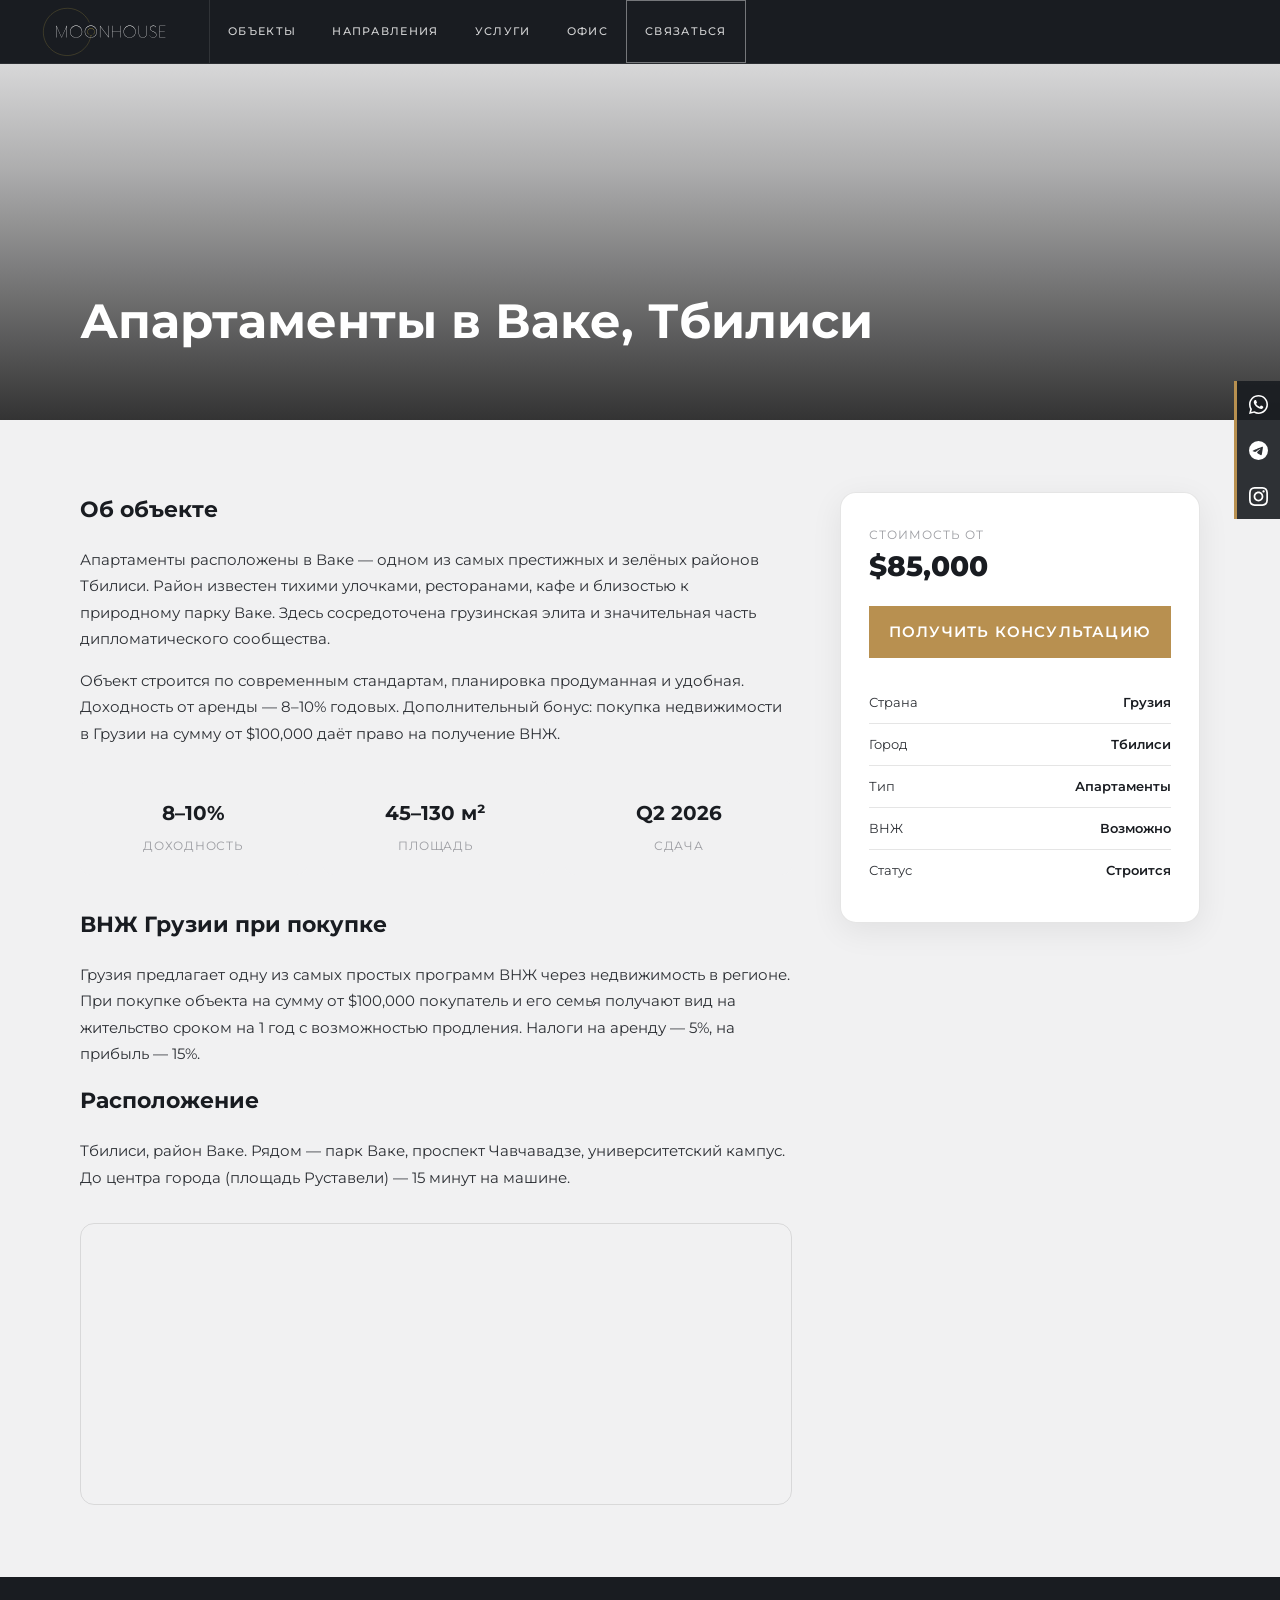
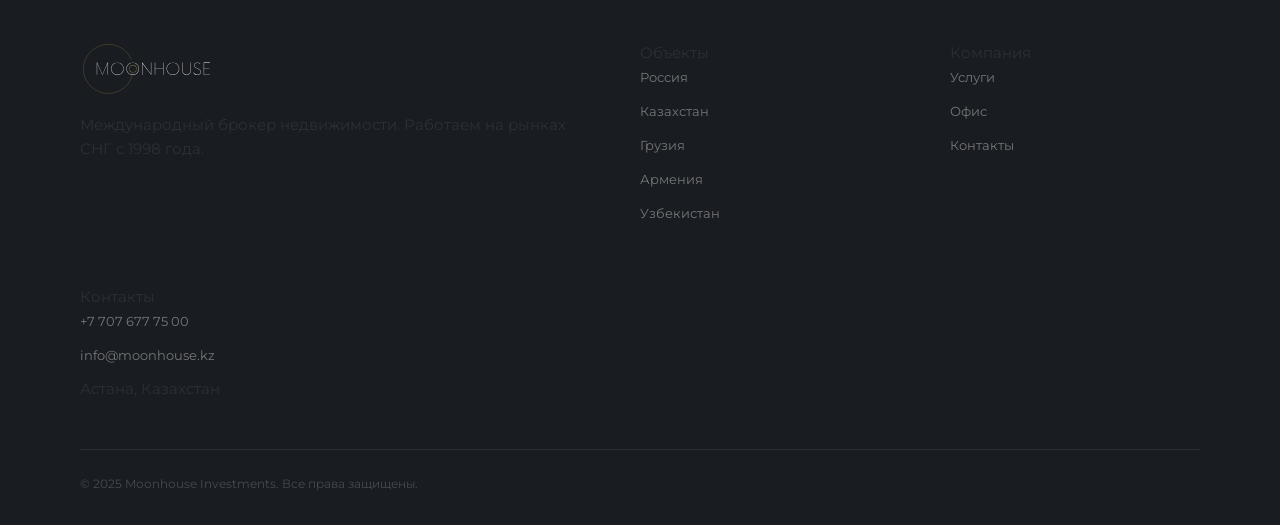
<file: property-tbilisi.html>
<!DOCTYPE html>
<html lang="ru">
<head>
  <meta charset="UTF-8">
  <meta name="viewport" content="width=device-width, initial-scale=1.0">
  <title>Апартаменты в Ваке, Тбилиси — Moonhouse Investments</title>
  <link rel="preconnect" href="https://fonts.googleapis.com">
  <link href="https://fonts.googleapis.com/css2?family=Montserrat:ital,wght@0,400;0,600;0,700;0,800;1,700&display=swap" rel="stylesheet">
  <link rel="stylesheet" href="style.css">
</head>
<body>

<nav>
  <a href="index.html" class="logo"><img src="moonhouse-logo.svg" alt="Moonhouse Investments"></a>
  <ul class="nav-links" id="navLinks">
    <li><a href="index.html#properties">Объекты</a></li>
    <li><a href="index.html#destinations">Направления</a></li>
    <li><a href="index.html#services">Услуги</a></li>
    <li><a href="index.html#offices">Офис</a></li>
    <li><a href="index.html#contact" class="btn btn-outline">Связаться</a></li>
  </ul>
  <button class="hamburger" id="hamburger" aria-label="Меню">
    <span></span><span></span><span></span>
  </button>
</nav>
<div class="nav-overlay" id="navOverlay"></div>

<div class="social-sidebar">
  <a href="https://wa.me/77076777500" target="_blank" rel="noopener" aria-label="WhatsApp">
    <svg width="18" height="18" viewBox="0 0 24 24" fill="currentColor"><path d="M17.472 14.382c-.297-.149-1.758-.867-2.03-.967-.273-.099-.471-.148-.67.15-.197.297-.767.966-.94 1.164-.173.199-.347.223-.644.075-.297-.15-1.255-.463-2.39-1.475-.883-.788-1.48-1.761-1.653-2.059-.173-.297-.018-.458.13-.606.134-.133.298-.347.446-.52.149-.174.198-.298.298-.497.099-.198.05-.371-.025-.52-.075-.149-.669-1.612-.916-2.207-.242-.579-.487-.5-.669-.51-.173-.008-.371-.01-.57-.01-.198 0-.52.074-.792.372-.272.297-1.04 1.016-1.04 2.479 0 1.462 1.065 2.875 1.213 3.074.149.198 2.096 3.2 5.077 4.487.709.306 1.262.489 1.694.625.712.227 1.36.195 1.871.118.571-.085 1.758-.719 2.006-1.413.248-.694.248-1.289.173-1.413-.074-.124-.272-.198-.57-.347z"/><path d="M12 0C5.373 0 0 5.373 0 12c0 2.123.554 4.118 1.528 5.847L0 24l6.335-1.508A11.933 11.933 0 0012 24c6.627 0 12-5.373 12-12S18.627 0 12 0zm0 22c-1.847 0-3.584-.492-5.088-1.352l-.361-.214-3.762.895.952-3.672-.235-.376A9.956 9.956 0 012 12C2 6.477 6.477 2 12 2s10 4.477 10 10-4.477 10-10 10z"/></svg>
  </a>
  <a href="https://t.me/moonhouseinvest" target="_blank" rel="noopener" aria-label="Telegram">
    <svg width="18" height="18" viewBox="0 0 24 24" fill="currentColor"><path d="M11.944 0A12 12 0 000 12a12 12 0 0012 12 12 12 0 0012-12A12 12 0 0012 0a12 12 0 00-.056 0zm4.962 7.224c.1-.002.321.023.465.14a.506.506 0 01.171.325c.016.093.036.306.02.472-.18 1.898-.962 6.502-1.36 8.627-.168.9-.499 1.201-.82 1.23-.696.065-1.225-.46-1.9-.902-1.056-.693-1.653-1.124-2.678-1.8-1.185-.78-.417-1.21.258-1.91.177-.184 3.247-2.977 3.307-3.23.007-.032.014-.15-.056-.212s-.174-.041-.249-.024c-.106.024-1.793 1.14-5.061 3.345-.48.33-.913.49-1.302.48-.428-.008-1.252-.241-1.865-.44-.752-.245-1.349-.374-1.297-.789.027-.216.325-.437.893-.663 3.498-1.524 5.83-2.529 6.998-3.014 3.332-1.386 4.025-1.627 4.476-1.635z"/></svg>
  </a>
  <a href="https://instagram.com/moonhouseinvest" target="_blank" rel="noopener" aria-label="Instagram">
    <svg width="18" height="18" viewBox="0 0 24 24" fill="currentColor"><path d="M12 2.163c3.204 0 3.584.012 4.85.07 3.252.148 4.771 1.691 4.919 4.919.058 1.265.069 1.645.069 4.849 0 3.205-.012 3.584-.069 4.849-.149 3.225-1.664 4.771-4.919 4.919-1.266.058-1.644.07-4.85.07-3.204 0-3.584-.012-4.849-.07-3.26-.149-4.771-1.699-4.919-4.92-.058-1.265-.07-1.644-.07-4.849 0-3.204.013-3.583.07-4.849.149-3.227 1.664-4.771 4.919-4.919 1.266-.057 1.645-.069 4.849-.069zm0-2.163c-3.259 0-3.667.014-4.947.072-4.358.2-6.78 2.618-6.98 6.98-.059 1.281-.073 1.689-.073 4.948 0 3.259.014 3.668.072 4.948.2 4.358 2.618 6.78 6.98 6.98 1.281.058 1.689.072 4.948.072 3.259 0 3.668-.014 4.948-.072 4.354-.2 6.782-2.618 6.979-6.98.059-1.28.073-1.689.073-4.948 0-3.259-.014-3.667-.072-4.947-.196-4.354-2.617-6.78-6.979-6.98-1.281-.059-1.69-.073-4.949-.073zm0 5.838c-3.403 0-6.162 2.759-6.162 6.162s2.759 6.163 6.162 6.163 6.162-2.759 6.162-6.163c0-3.403-2.759-6.162-6.162-6.162zm0 10.162c-2.209 0-4-1.79-4-4 0-2.209 1.791-4 4-4s4 1.791 4 4c0 2.21-1.791 4-4 4zm6.406-11.845c-.796 0-1.441.645-1.441 1.44s.645 1.44 1.441 1.44c.795 0 1.439-.645 1.439-1.44s-.644-1.44-1.439-1.44z"/></svg>
  </a>
</div>

<section class="page-hero">
  <div class="page-hero-bg" style="background-image:url('https://images.pexels.com/photos/19063143/pexels-photo-19063143.jpeg?auto=compress&cs=tinysrgb&w=1600')"></div>
  <div class="page-hero-content">
    <nav class="breadcrumb">
      <a href="index.html">Главная</a>
      <span>›</span>
      <a href="country-georgia.html">Грузия</a>
      <span>›</span>
      Апартаменты в Ваке
    </nav>
    <h1>Апартаменты в Ваке, Тбилиси</h1>
  </div>
</section>

<div class="prop-detail-section">
  <div class="prop-detail-main">
    <h2>Об объекте</h2>
    <p>Апартаменты расположены в Ваке — одном из самых престижных и зелёных районов Тбилиси. Район известен тихими улочками, ресторанами, кафе и близостью к природному парку Ваке. Здесь сосредоточена грузинская элита и значительная часть дипломатического сообщества.</p>
    <p>Объект строится по современным стандартам, планировка продуманная и удобная. Доходность от аренды — 8–10% годовых. Дополнительный бонус: покупка недвижимости в Грузии на сумму от $100,000 даёт право на получение ВНЖ.</p>

    <div class="prop-spec-grid">
      <div class="prop-spec-item">
        <span class="spec-val">8–10%</span>
        <span class="spec-label">Доходность</span>
      </div>
      <div class="prop-spec-item">
        <span class="spec-val">45–130 м²</span>
        <span class="spec-label">Площадь</span>
      </div>
      <div class="prop-spec-item">
        <span class="spec-val">Q2 2026</span>
        <span class="spec-label">Сдача</span>
      </div>
    </div>

    <h2>ВНЖ Грузии при покупке</h2>
    <p>Грузия предлагает одну из самых простых программ ВНЖ через недвижимость в регионе. При покупке объекта на сумму от $100,000 покупатель и его семья получают вид на жительство сроком на 1 год с возможностью продления. Налоги на аренду — 5%, на прибыль — 15%.</p>

    <h2>Расположение</h2>
    <p>Тбилиси, район Ваке. Рядом — парк Ваке, проспект Чавчавадзе, университетский кампус. До центра города (площадь Руставели) — 15 минут на машине.</p>
    <div class="prop-map-box">
      <iframe
        src="https://www.openstreetmap.org/export/embed.html?bbox=44.7400%2C41.6900%2C44.8200%2C41.7300&layer=mapnik&marker=41.7100%2C44.7700"
        allowfullscreen loading="lazy" title="Ваке, Тбилиси на карте">
      </iframe>
    </div>
  </div>

  <aside class="prop-sidebar">
    <div class="prop-price-card">
      <p class="price-label">Стоимость от</p>
      <p class="price-val">$85,000</p>
      <a href="index.html#contact" class="btn btn-gold">Получить консультацию</a>
      <ul class="prop-meta-list">
        <li><span>Страна</span><strong>Грузия</strong></li>
        <li><span>Город</span><strong>Тбилиси</strong></li>
        <li><span>Тип</span><strong>Апартаменты</strong></li>
        <li><span>ВНЖ</span><strong>Возможно</strong></li>
        <li><span>Статус</span><strong>Строится</strong></li>
      </ul>
    </div>
  </aside>
</div>

<footer>
  <div class="footer-grid">
    <div class="footer-col footer-brand">
      <a href="index.html" class="footer-logo"><img src="moonhouse-logo.svg" alt="Moonhouse Investments"></a>
      <p>Международный брокер недвижимости. Работаем на рынках СНГ с 1998 года.</p>
    </div>
    <div class="footer-col">
      <p class="footer-heading">Объекты</p>
      <ul>
        <li><a href="country-russia.html">Россия</a></li>
        <li><a href="country-kazakhstan.html">Казахстан</a></li>
        <li><a href="country-georgia.html">Грузия</a></li>
        <li><a href="country-armenia.html">Армения</a></li>
        <li><a href="country-uzbekistan.html">Узбекистан</a></li>
      </ul>
    </div>
    <div class="footer-col">
      <p class="footer-heading">Компания</p>
      <ul>
        <li><a href="index.html#services">Услуги</a></li>
        <li><a href="index.html#offices">Офис</a></li>
        <li><a href="index.html#contact">Контакты</a></li>
      </ul>
    </div>
    <div class="footer-col">
      <p class="footer-heading">Контакты</p>
      <ul>
        <li><a href="tel:+77076777500">+7 707 677 75 00</a></li>
        <li><a href="mailto:info@moonhouse.kz">info@moonhouse.kz</a></li>
        <li>Астана, Казахстан</li>
      </ul>
    </div>
  </div>
  <div class="footer-bottom">
    <span>© 2025 Moonhouse Investments. Все права защищены.</span>
  </div>
</footer>

<script src="app.js"></script>
</body>
</html>
</file>
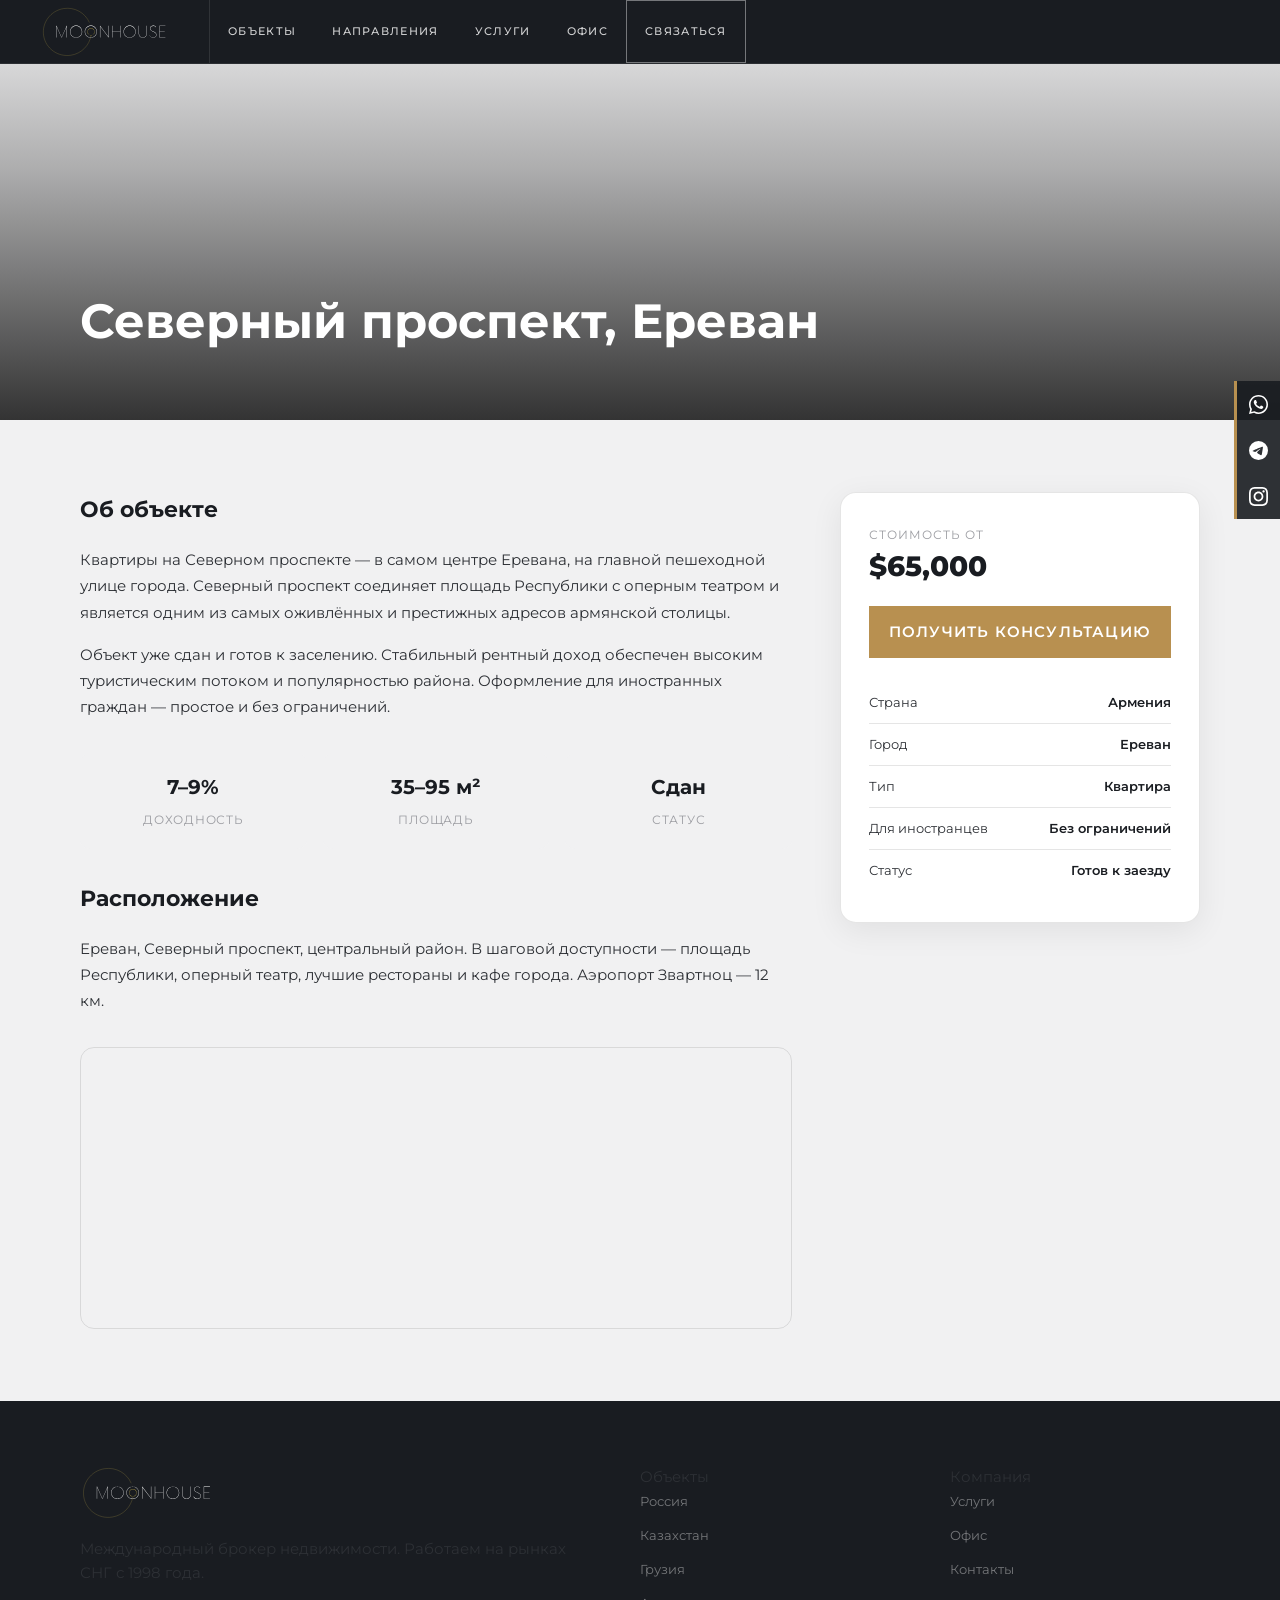
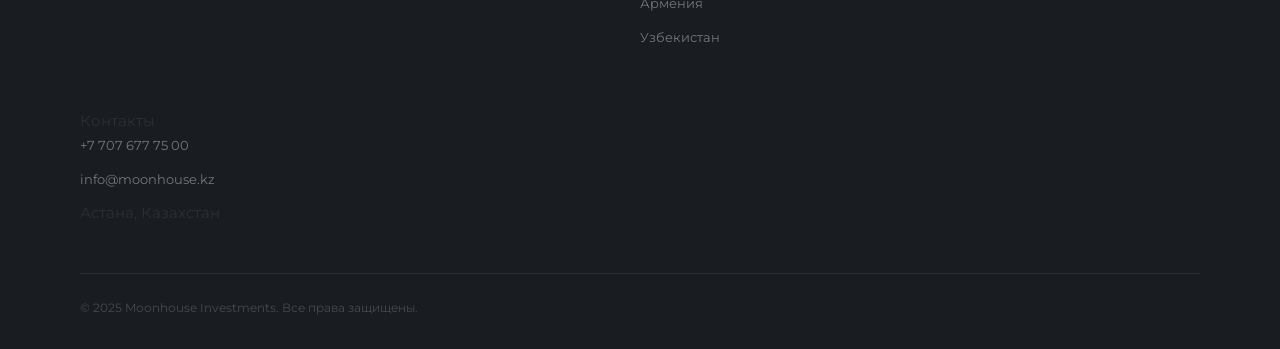
<file: property-yerevan.html>
<!DOCTYPE html>
<html lang="ru">
<head>
  <meta charset="UTF-8">
  <meta name="viewport" content="width=device-width, initial-scale=1.0">
  <title>Северный проспект, Ереван — Moonhouse Investments</title>
  <link rel="preconnect" href="https://fonts.googleapis.com">
  <link href="https://fonts.googleapis.com/css2?family=Montserrat:ital,wght@0,400;0,600;0,700;0,800;1,700&display=swap" rel="stylesheet">
  <link rel="stylesheet" href="style.css">
</head>
<body>

<nav>
  <a href="index.html" class="logo"><img src="moonhouse-logo.svg" alt="Moonhouse Investments"></a>
  <ul class="nav-links" id="navLinks">
    <li><a href="index.html#properties">Объекты</a></li>
    <li><a href="index.html#destinations">Направления</a></li>
    <li><a href="index.html#services">Услуги</a></li>
    <li><a href="index.html#offices">Офис</a></li>
    <li><a href="index.html#contact" class="btn btn-outline">Связаться</a></li>
  </ul>
  <button class="hamburger" id="hamburger" aria-label="Меню">
    <span></span><span></span><span></span>
  </button>
</nav>
<div class="nav-overlay" id="navOverlay"></div>

<div class="social-sidebar">
  <a href="https://wa.me/77076777500" target="_blank" rel="noopener" aria-label="WhatsApp">
    <svg width="18" height="18" viewBox="0 0 24 24" fill="currentColor"><path d="M17.472 14.382c-.297-.149-1.758-.867-2.03-.967-.273-.099-.471-.148-.67.15-.197.297-.767.966-.94 1.164-.173.199-.347.223-.644.075-.297-.15-1.255-.463-2.39-1.475-.883-.788-1.48-1.761-1.653-2.059-.173-.297-.018-.458.13-.606.134-.133.298-.347.446-.52.149-.174.198-.298.298-.497.099-.198.05-.371-.025-.52-.075-.149-.669-1.612-.916-2.207-.242-.579-.487-.5-.669-.51-.173-.008-.371-.01-.57-.01-.198 0-.52.074-.792.372-.272.297-1.04 1.016-1.04 2.479 0 1.462 1.065 2.875 1.213 3.074.149.198 2.096 3.2 5.077 4.487.709.306 1.262.489 1.694.625.712.227 1.36.195 1.871.118.571-.085 1.758-.719 2.006-1.413.248-.694.248-1.289.173-1.413-.074-.124-.272-.198-.57-.347z"/><path d="M12 0C5.373 0 0 5.373 0 12c0 2.123.554 4.118 1.528 5.847L0 24l6.335-1.508A11.933 11.933 0 0012 24c6.627 0 12-5.373 12-12S18.627 0 12 0zm0 22c-1.847 0-3.584-.492-5.088-1.352l-.361-.214-3.762.895.952-3.672-.235-.376A9.956 9.956 0 012 12C2 6.477 6.477 2 12 2s10 4.477 10 10-4.477 10-10 10z"/></svg>
  </a>
  <a href="https://t.me/moonhouseinvest" target="_blank" rel="noopener" aria-label="Telegram">
    <svg width="18" height="18" viewBox="0 0 24 24" fill="currentColor"><path d="M11.944 0A12 12 0 000 12a12 12 0 0012 12 12 12 0 0012-12A12 12 0 0012 0a12 12 0 00-.056 0zm4.962 7.224c.1-.002.321.023.465.14a.506.506 0 01.171.325c.016.093.036.306.02.472-.18 1.898-.962 6.502-1.36 8.627-.168.9-.499 1.201-.82 1.23-.696.065-1.225-.46-1.9-.902-1.056-.693-1.653-1.124-2.678-1.8-1.185-.78-.417-1.21.258-1.91.177-.184 3.247-2.977 3.307-3.23.007-.032.014-.15-.056-.212s-.174-.041-.249-.024c-.106.024-1.793 1.14-5.061 3.345-.48.33-.913.49-1.302.48-.428-.008-1.252-.241-1.865-.44-.752-.245-1.349-.374-1.297-.789.027-.216.325-.437.893-.663 3.498-1.524 5.83-2.529 6.998-3.014 3.332-1.386 4.025-1.627 4.476-1.635z"/></svg>
  </a>
  <a href="https://instagram.com/moonhouseinvest" target="_blank" rel="noopener" aria-label="Instagram">
    <svg width="18" height="18" viewBox="0 0 24 24" fill="currentColor"><path d="M12 2.163c3.204 0 3.584.012 4.85.07 3.252.148 4.771 1.691 4.919 4.919.058 1.265.069 1.645.069 4.849 0 3.205-.012 3.584-.069 4.849-.149 3.225-1.664 4.771-4.919 4.919-1.266.058-1.644.07-4.85.07-3.204 0-3.584-.012-4.849-.07-3.26-.149-4.771-1.699-4.919-4.92-.058-1.265-.07-1.644-.07-4.849 0-3.204.013-3.583.07-4.849.149-3.227 1.664-4.771 4.919-4.919 1.266-.057 1.645-.069 4.849-.069zm0-2.163c-3.259 0-3.667.014-4.947.072-4.358.2-6.78 2.618-6.98 6.98-.059 1.281-.073 1.689-.073 4.948 0 3.259.014 3.668.072 4.948.2 4.358 2.618 6.78 6.98 6.98 1.281.058 1.689.072 4.948.072 3.259 0 3.668-.014 4.948-.072 4.354-.2 6.782-2.618 6.979-6.98.059-1.28.073-1.689.073-4.948 0-3.259-.014-3.667-.072-4.947-.196-4.354-2.617-6.78-6.979-6.98-1.281-.059-1.69-.073-4.949-.073zm0 5.838c-3.403 0-6.162 2.759-6.162 6.162s2.759 6.163 6.162 6.163 6.162-2.759 6.162-6.163c0-3.403-2.759-6.162-6.162-6.162zm0 10.162c-2.209 0-4-1.79-4-4 0-2.209 1.791-4 4-4s4 1.791 4 4c0 2.21-1.791 4-4 4zm6.406-11.845c-.796 0-1.441.645-1.441 1.44s.645 1.44 1.441 1.44c.795 0 1.439-.645 1.439-1.44s-.644-1.44-1.439-1.44z"/></svg>
  </a>
</div>

<section class="page-hero">
  <div class="page-hero-bg" style="background-image:url('https://images.pexels.com/photos/5937660/pexels-photo-5937660.jpeg?auto=compress&cs=tinysrgb&w=1600')"></div>
  <div class="page-hero-content">
    <nav class="breadcrumb">
      <a href="index.html">Главная</a>
      <span>›</span>
      <a href="country-armenia.html">Армения</a>
      <span>›</span>
      Северный проспект
    </nav>
    <h1>Северный проспект, Ереван</h1>
  </div>
</section>

<div class="prop-detail-section">
  <div class="prop-detail-main">
    <h2>Об объекте</h2>
    <p>Квартиры на Северном проспекте — в самом центре Еревана, на главной пешеходной улице города. Северный проспект соединяет площадь Республики с оперным театром и является одним из самых оживлённых и престижных адресов армянской столицы.</p>
    <p>Объект уже сдан и готов к заселению. Стабильный рентный доход обеспечен высоким туристическим потоком и популярностью района. Оформление для иностранных граждан — простое и без ограничений.</p>

    <div class="prop-spec-grid">
      <div class="prop-spec-item">
        <span class="spec-val">7–9%</span>
        <span class="spec-label">Доходность</span>
      </div>
      <div class="prop-spec-item">
        <span class="spec-val">35–95 м²</span>
        <span class="spec-label">Площадь</span>
      </div>
      <div class="prop-spec-item">
        <span class="spec-val">Сдан</span>
        <span class="spec-label">Статус</span>
      </div>
    </div>

    <h2>Расположение</h2>
    <p>Ереван, Северный проспект, центральный район. В шаговой доступности — площадь Республики, оперный театр, лучшие рестораны и кафе города. Аэропорт Звартноц — 12 км.</p>
    <div class="prop-map-box">
      <iframe
        src="https://www.openstreetmap.org/export/embed.html?bbox=44.4800%2C40.1700%2C44.5300%2C40.2000&layer=mapnik&marker=40.1850%2C44.5100"
        allowfullscreen loading="lazy" title="Северный проспект, Ереван на карте">
      </iframe>
    </div>
  </div>

  <aside class="prop-sidebar">
    <div class="prop-price-card">
      <p class="price-label">Стоимость от</p>
      <p class="price-val">$65,000</p>
      <a href="index.html#contact" class="btn btn-gold">Получить консультацию</a>
      <ul class="prop-meta-list">
        <li><span>Страна</span><strong>Армения</strong></li>
        <li><span>Город</span><strong>Ереван</strong></li>
        <li><span>Тип</span><strong>Квартира</strong></li>
        <li><span>Для иностранцев</span><strong>Без ограничений</strong></li>
        <li><span>Статус</span><strong>Готов к заезду</strong></li>
      </ul>
    </div>
  </aside>
</div>

<footer>
  <div class="footer-grid">
    <div class="footer-col footer-brand">
      <a href="index.html" class="footer-logo"><img src="moonhouse-logo.svg" alt="Moonhouse Investments"></a>
      <p>Международный брокер недвижимости. Работаем на рынках СНГ с 1998 года.</p>
    </div>
    <div class="footer-col">
      <p class="footer-heading">Объекты</p>
      <ul>
        <li><a href="country-russia.html">Россия</a></li>
        <li><a href="country-kazakhstan.html">Казахстан</a></li>
        <li><a href="country-georgia.html">Грузия</a></li>
        <li><a href="country-armenia.html">Армения</a></li>
        <li><a href="country-uzbekistan.html">Узбекистан</a></li>
      </ul>
    </div>
    <div class="footer-col">
      <p class="footer-heading">Компания</p>
      <ul>
        <li><a href="index.html#services">Услуги</a></li>
        <li><a href="index.html#offices">Офис</a></li>
        <li><a href="index.html#contact">Контакты</a></li>
      </ul>
    </div>
    <div class="footer-col">
      <p class="footer-heading">Контакты</p>
      <ul>
        <li><a href="tel:+77076777500">+7 707 677 75 00</a></li>
        <li><a href="mailto:info@moonhouse.kz">info@moonhouse.kz</a></li>
        <li>Астана, Казахстан</li>
      </ul>
    </div>
  </div>
  <div class="footer-bottom">
    <span>© 2025 Moonhouse Investments. Все права защищены.</span>
  </div>
</footer>

<script src="app.js"></script>
</body>
</html>
</file>
<file: style.css>
:root {
  --cream: #f1f1f2;
  --dark: #191c21;
  --gold: #b89050;
  --gold-light: #d1ab6d;
  --text: #2d3035;
  --muted: #9c9da2;
  --white: #ffffff;
  --border: rgba(0,0,0,0.1);
}

*, *::before, *::after { box-sizing: border-box; margin: 0; padding: 0; }
html { scroll-behavior: smooth; }

body {
  font-family: 'Montserrat', sans-serif;
  background: var(--cream);
  color: var(--text);
  font-size: 15px;
  line-height: 1.6;
  overflow-x: hidden;
}

/* ── NAV ── */
nav {
  position: fixed;
  top: 0; left: 0; right: 0;
  z-index: 100;
  display: flex;
  align-items: stretch;
  justify-content: space-between;
  height: 64px;
  background: var(--dark);
  border-bottom: 1px solid rgba(255,255,255,0.08);
}

.logo {
  font-family: 'Montserrat', sans-serif;
  font-size: 13px;
  font-weight: 700;
  letter-spacing: 0.2em;
  color: #fff;
  text-decoration: none;
  text-transform: uppercase;
  display: flex;
  align-items: center;
  padding: 0 32px 0 40px;
  border-right: 1px solid rgba(255,255,255,0.1);
  white-space: nowrap;
}
.logo img {
  height: 54px;
  width: auto;
  display: block;
}

.nav-right {
  display: flex;
  align-items: stretch;
}

/* ── NAV LINKS ── */
.nav-links {
  display: flex;
  gap: 0;
  list-style: none;
  align-items: stretch;
  flex: 1;
}
.nav-links > li {
  display: flex;
  align-items: stretch;
}
.nav-links a {
  display: flex;
  align-items: center;
  color: rgba(255,255,255,0.8);
  text-decoration: none;
  font-size: 11px;
  font-weight: 500;
  letter-spacing: 0.12em;
  text-transform: uppercase;
  transition: color 0.2s, background 0.2s;
  white-space: nowrap;
  padding: 0 18px;
}
.nav-links a:hover { color: #fff; background: rgba(255,255,255,0.06); }

.nav-phone {
  display: flex;
  align-items: center;
  color: #fff;
  text-decoration: none;
  font-size: 11px;
  font-weight: 600;
  letter-spacing: 0.08em;
  text-transform: uppercase;
  padding: 0 24px;
  background: var(--gold);
  transition: background 0.2s;
  white-space: nowrap;
}
.nav-phone:hover { background: var(--gold-light); }

/* ── HAMBURGER ── */
.hamburger {
  display: none;
  flex-direction: column;
  justify-content: center;
  align-items: center;
  gap: 5px;
  background: none;
  border: none;
  cursor: pointer;
  padding: 6px;
  z-index: 201;
  flex-shrink: 0;
}
.hamburger span {
  display: block;
  width: 24px;
  height: 2px;
  background: rgba(255,255,255,0.85);
  transition: transform 0.3s ease, opacity 0.3s ease;
}
.hamburger.open span:nth-child(1) { transform: translateY(7px) rotate(45deg); }
.hamburger.open span:nth-child(2) { opacity: 0; transform: scaleX(0); }
.hamburger.open span:nth-child(3) { transform: translateY(-7px) rotate(-45deg); }

.nav-overlay {
  display: none;
  position: fixed;
  inset: 0;
  background: rgba(0,0,0,0.5);
  z-index: 98;
  backdrop-filter: blur(2px);
}
.nav-overlay.visible { display: block; }

/* ── HERO ── */
.hero {
  position: relative;
  min-height: 100vh;
  display: flex;
  align-items: center;
  padding-top: 64px;
}

.hero-bg {
  position: absolute;
  inset: 0;
  background-size: cover;
  background-position: center;
  transition: opacity 1.2s ease;
}

.hero-slide {
  position: absolute;
  inset: 0;
  background-size: cover;
  background-position: center;
  opacity: 0;
  transition: opacity 1.2s ease;
}
.hero-slide.active { opacity: 1; }

.hero-dots {
  position: absolute;
  bottom: 32px;
  left: 50%;
  transform: translateX(-50%);
  display: flex;
  gap: 10px;
  z-index: 3;
}

.hero-dot {
  width: 6px;
  height: 6px;
  border-radius: 50%;
  background: rgba(255,255,255,0.35);
  cursor: pointer;
  transition: background 0.3s, transform 0.3s;
  border: none;
  padding: 0;
}
.hero-dot.active {
  background: var(--gold);
  transform: scale(1.4);
}

.hero-label {
  position: absolute;
  bottom: 60px;
  right: 40px;
  z-index: 3;
  font-size: 11px;
  letter-spacing: 2px;
  text-transform: uppercase;
  color: rgba(255,255,255,0.5);
  transition: opacity 0.5s;
}

.hero-overlay {
  position: absolute;
  inset: 0;
  background: linear-gradient(135deg, rgba(25,28,33,0.85) 40%, rgba(25,28,33,0.5) 100%);
}

.hero-content {
  position: relative;
  z-index: 2;
  max-width: 660px;
  padding: 80px 80px;
}

.hero-tag {
  font-size: 11px;
  letter-spacing: 3px;
  text-transform: uppercase;
  color: var(--gold);
  margin-bottom: 24px;
}

.hero h1 {
  font-family: 'Montserrat', sans-serif;
  font-size: clamp(40px, 5vw, 64px);
  font-weight: 400;
  color: var(--white);
  line-height: 1.15;
  margin-bottom: 20px;
}
.hero h1 em {
  font-style: italic;
  color: var(--gold-light);
}

.hero p {
  color: rgba(255,255,255,0.7);
  font-size: 16px;
  line-height: 1.8;
  margin-bottom: 40px;
}

.hero-btns {
  display: flex;
  gap: 16px;
  flex-wrap: wrap;
}

.btn-gold {
  background: var(--gold);
  color: #fff;
  border: none;
  padding: 14px 32px;
  font-family: 'Montserrat', sans-serif;
  font-size: 12px;
  font-weight: 600;
  letter-spacing: 0.08em;
  text-transform: uppercase;
  cursor: pointer;
  text-decoration: none;
  display: inline-block;
  border-radius: 0;
  transition: background 0.2s;
}
.btn-gold:hover { background: var(--gold-light); }

.btn-outline {
  background: transparent;
  color: var(--white);
  border: 1px solid rgba(255,255,255,0.4);
  padding: 14px 32px;
  font-family: 'Montserrat', sans-serif;
  font-size: 12px;
  font-weight: 600;
  letter-spacing: 0.08em;
  text-transform: uppercase;
  cursor: pointer;
  text-decoration: none;
  display: inline-block;
  border-radius: 0;
  transition: border-color 0.2s, color 0.2s, background 0.2s;
}
.btn-outline:hover { border-color: var(--gold); color: #fff; background: var(--gold); }

/* ── STATS ── */
.stats {
  background: var(--dark);
  padding: 64px 80px;
}
.stats-grid {
  display: grid;
  grid-template-columns: repeat(4, 1fr);
  gap: 40px;
  text-align: center;
}
.stat-num {
  font-family: 'Montserrat', sans-serif;
  font-size: 48px;
  font-weight: 700;
  color: var(--gold);
  line-height: 1;
  margin-bottom: 8px;
  letter-spacing: -0.02em;
}
.stat-label {
  font-size: 12px;
  letter-spacing: 1px;
  text-transform: uppercase;
  color: rgba(255,255,255,0.5);
}

/* ── SECTION COMMONS ── */
.section-label {
  font-size: 11px;
  letter-spacing: 0.3em;
  text-transform: uppercase;
  color: var(--gold);
  margin-bottom: 16px;
  font-weight: 500;
}
.section-title {
  font-family: 'Montserrat', sans-serif;
  font-size: clamp(24px, 3vw, 38px);
  font-weight: 700;
  color: var(--text);
  line-height: 1.2;
  margin-bottom: 20px;
  letter-spacing: -0.01em;
}
.section-title em { font-style: normal; color: var(--gold); }

.divider {
  width: 40px;
  height: 2px;
  background: var(--gold);
  margin-bottom: 40px;
}

/* ── SERVICES ── */
.services {
  background: var(--cream);
  padding: 96px 80px;
}
.services-grid {
  display: grid;
  grid-template-columns: repeat(4, 1fr);
  gap: 2px;
  margin-top: 0;
}
@media (max-width: 1200px) {
  .services-grid { grid-template-columns: repeat(2, 1fr); }
}
.service-card {
  background: var(--white);
  padding: 40px 32px;
  border-top: 2px solid transparent;
  transition: border-color 0.3s;
  cursor: default;
}
.service-card:hover { border-color: var(--gold); }
.service-icon {
  font-size: 32px;
  margin-bottom: 20px;
  display: block;
}
.service-card h3 {
  font-family: 'Montserrat', sans-serif;
  font-size: 22px;
  font-weight: 400;
  margin-bottom: 12px;
  color: var(--text);
}
.service-card p {
  font-size: 14px;
  color: var(--muted);
  line-height: 1.7;
}

/* ── DESTINATIONS ── */
.destinations {
  background: var(--white);
  padding: 96px 80px;
}
.dest-grid {
  display: grid;
  grid-template-columns: repeat(3, 1fr);
  gap: 20px;
}
@media (min-width: 901px) {
  .dest-grid { grid-template-columns: repeat(5, 1fr); }
}
.dest-card {
  position: relative;
  height: 240px;
  overflow: hidden;
  cursor: pointer;
  display: block;
  text-decoration: none;
  color: inherit;
}
.dest-bg {
  position: absolute;
  inset: 0;
  background-size: cover;
  background-position: center;
  transition: transform 0.5s ease;
}
.dest-card:hover .dest-bg { transform: scale(1.06); }
.dest-overlay {
  position: absolute;
  inset: 0;
  background: linear-gradient(to top, rgba(25,28,33,0.75) 40%, transparent 100%);
}
.dest-info {
  position: absolute;
  bottom: 24px;
  left: 24px;
}
.dest-name {
  font-family: 'Montserrat', sans-serif;
  font-size: 24px;
  font-weight: 400;
  color: var(--white);
  display: block;
}
.dest-count {
  font-size: 12px;
  color: var(--gold);
  letter-spacing: 1px;
}

/* ── WHY US ── */
.why {
  background: var(--dark);
  padding: 96px 80px;
}
.why .section-title { color: var(--white); }
.why .section-label { color: var(--gold); }
.why-grid {
  display: grid;
  grid-template-columns: repeat(3, 1fr);
  gap: 40px;
}
.why-item {
  border-left: 1px solid rgba(184,144,80,0.35);
  padding-left: 28px;
}
.why-item h3 {
  font-family: 'Montserrat', sans-serif;
  font-size: 22px;
  font-weight: 400;
  color: var(--gold-light);
  margin-bottom: 12px;
}
.why-item p {
  font-size: 14px;
  color: rgba(255,255,255,0.55);
  line-height: 1.8;
}

/* ── PROPERTIES ── */
.properties {
  background: var(--white);
  padding: 96px 80px;
}
.props-grid {
  display: grid;
  grid-template-columns: repeat(3, 1fr);
  gap: 24px;
}
.prop-card {
  background: var(--cream);
  overflow: hidden;
  border: 1px solid var(--border);
  transition: transform 0.3s, box-shadow 0.3s;
  cursor: pointer;
}
a.prop-card-link {
  display: block;
  text-decoration: none;
  color: inherit;
}
.prop-card:hover { transform: translateY(-6px); box-shadow: 0 20px 40px rgba(0,0,0,0.12); }
.prop-img {
  height: 220px;
  background-size: cover;
  background-position: center;
  position: relative;
}
.prop-badges {
  position: absolute;
  top: 14px; left: 14px;
  display: flex;
  gap: 6px;
  flex-wrap: wrap;
}
.badge {
  font-size: 10px;
  letter-spacing: 1px;
  text-transform: uppercase;
  padding: 4px 10px;
  font-weight: 500;
}
.badge-hot   { background: #c0392b; color: white; }
.badge-sea   { background: rgba(0,120,180,0.85); color: white; }
.badge-top   { background: rgba(11,18,28,0.75); color: var(--gold); border: 1px solid var(--gold); }
.badge-new   { background: var(--gold); color: var(--dark); }
.badge-invest { background: rgba(39,174,96,0.85); color: white; }
.prop-body { padding: 20px 22px 24px; }
.prop-location {
  font-size: 11px;
  color: var(--muted);
  letter-spacing: 0.5px;
  margin-bottom: 6px;
  text-transform: uppercase;
}
.prop-name {
  font-family: 'Montserrat', sans-serif;
  font-size: 20px;
  font-weight: 400;
  color: var(--dark);
  margin-bottom: 8px;
}
.prop-price { color: var(--gold); font-size: 15px; font-weight: 500; margin-bottom: 8px; }
.prop-desc  { font-size: 13px; color: var(--muted); line-height: 1.5; margin-bottom: 14px; }
.prop-footer {
  display: flex;
  justify-content: space-between;
  align-items: center;
  border-top: 1px solid var(--border);
  padding-top: 12px;
  font-size: 12px;
  color: var(--muted);
}
.status-dot   { display: inline-block; width: 6px; height: 6px; border-radius: 50%; margin-right: 6px; }
.status-done  { background: #27ae60; }
.status-build { background: var(--gold); }

/* ── CONTACT FORM ── */
.contact {
  background: var(--white);
  padding: 96px 80px;
}
.contact-grid {
  display: grid;
  grid-template-columns: 1fr 1fr;
  gap: 80px;
  align-items: start;
}
.contact-info h2 { margin-bottom: 20px; }
.contact-info p {
  color: var(--muted);
  line-height: 1.8;
  margin-bottom: 32px;
}
.contact-detail {
  display: flex;
  flex-direction: column;
  gap: 8px;
  margin-bottom: 32px;
}
.contact-detail a {
  color: var(--gold);
  text-decoration: none;
  font-size: 15px;
}
.contact-detail a:hover { color: var(--gold-light); }
.contact-label {
  font-size: 11px;
  letter-spacing: 2px;
  text-transform: uppercase;
  color: var(--muted);
  margin-bottom: 4px;
}
.form-group { margin-bottom: 20px; }
.form-group label {
  display: block;
  font-size: 11px;
  letter-spacing: 1.5px;
  text-transform: uppercase;
  color: var(--muted);
  margin-bottom: 8px;
}
.form-group input,
.form-group select,
.form-group textarea {
  width: 100%;
  padding: 12px 16px;
  border: 1px solid var(--border);
  background: var(--cream);
  color: var(--text);
  font-family: 'Montserrat', sans-serif;
  font-size: 14px;
  outline: none;
  transition: border-color 0.2s;
}
.form-group input:focus,
.form-group select:focus,
.form-group textarea:focus { border-color: var(--gold); }
.form-group textarea { height: 110px; resize: none; }
.form-row {
  display: grid;
  grid-template-columns: 1fr 1fr;
  gap: 16px;
}
.form-submit {
  width: 100%;
  padding: 14px;
  background: var(--gold);
  color: #fff;
  border: none;
  font-family: 'Montserrat', sans-serif;
  font-size: 12px;
  font-weight: 500;
  letter-spacing: 2px;
  text-transform: uppercase;
  cursor: pointer;
  transition: background 0.2s;
}
.form-submit:hover { background: var(--gold-light); }

/* ── TEAM ── */
.team {
  background: var(--white);
  padding: 96px 80px;
}
.team-grid {
  display: grid;
  grid-template-columns: repeat(4, 1fr);
  gap: 32px;
  margin-top: 24px;
}
.team-card {
  display: flex;
  flex-direction: column;
}
.team-photo {
  width: 100%;
  aspect-ratio: 3 / 4;
  background-size: cover;
  background-position: center top;
  background-color: var(--white);
  margin-bottom: 20px;
}
.team-name {
  font-family: 'Montserrat', sans-serif;
  font-size: 20px;
  font-weight: 400;
  color: var(--text);
  margin-bottom: 4px;
}
.team-role {
  font-size: 12px;
  letter-spacing: 1px;
  text-transform: uppercase;
  color: var(--gold);
  margin-bottom: 14px;
}
.team-bio {
  font-size: 14px;
  color: rgba(0,0,0,0.6);
  line-height: 1.7;
}

/* ── OFFICES ── */
.offices {
  background: var(--cream);
  padding: 96px 80px;
}
.offices-single { max-width: 420px; }
.office-grid {
  display: grid;
  grid-template-columns: 1fr 1.4fr;
  gap: 40px;
  align-items: stretch;
  margin-top: 24px;
}
.office-map {
  position: relative;
  background: var(--white);
  border: 1px solid rgba(0,0,0,0.08);
  overflow: hidden;
  min-height: 380px;
  display: flex;
  flex-direction: column;
}
.office-map iframe {
  flex: 1;
  width: 100%;
  border: 0;
  display: block;
}
.office-map-link {
  display: block;
  padding: 12px 20px;
  font-size: 12px;
  letter-spacing: 1px;
  text-transform: uppercase;
  color: var(--gold);
  text-decoration: none;
  border-top: 1px solid rgba(0,0,0,0.08);
  background: var(--white);
  transition: color 0.2s, background 0.2s;
}
.office-map-link:hover { color: var(--gold-light); background: var(--cream); }
.office-card {
  background: var(--white);
  padding: 32px;
  border-bottom: 2px solid transparent;
  transition: border-color 0.3s;
}
.office-card:hover { border-color: var(--gold); }
.office-city {
  font-family: 'Montserrat', sans-serif;
  font-size: 26px;
  font-weight: 400;
  color: var(--text);
  margin-bottom: 2px;
}
.office-country {
  font-size: 12px;
  letter-spacing: 1px;
  text-transform: uppercase;
  color: var(--gold);
  margin-bottom: 20px;
}
.office-row {
  display: flex;
  flex-direction: column;
  gap: 2px;
  margin-bottom: 12px;
}
.office-row-label {
  font-size: 11px;
  letter-spacing: 1px;
  text-transform: uppercase;
  color: var(--muted);
}
.office-row span:last-child { font-size: 14px; color: var(--text); }
.office-row a { color: var(--gold); text-decoration: none; font-size: 14px; }

/* ── NEWSLETTER + MAP ── */
.newsletter-section {
  background: var(--dark);
  padding: 72px 80px;
  display: flex;
  align-items: center;
  justify-content: flex-start;
  gap: 48px;
  flex-wrap: wrap;
}
.newsletter-left {
  flex: 1;
  min-width: 260px;
  display: flex;
  flex-direction: column;
  gap: 28px;
}
.newsletter-label-small {
  font-size: 10px;
  letter-spacing: 2.5px;
  text-transform: uppercase;
  color: var(--gold);
  margin-bottom: 10px;
}
.newsletter-title {
  font-size: 26px;
  font-weight: 600;
  color: var(--white);
  margin: 0 0 8px;
}
.newsletter-sub {
  font-size: 14px;
  color: rgba(255,255,255,0.48);
  margin: 0;
  max-width: 400px;
  line-height: 1.6;
}
.newsletter-form {
  display: flex;
  width: 100%;
  max-width: 460px;
}
.newsletter-input {
  flex: 1;
  padding: 14px 18px;
  background: rgba(255,255,255,0.07);
  border: 1px solid rgba(255,255,255,0.12);
  border-right: none;
  color: #fff;
  font-family: inherit;
  font-size: 14px;
  outline: none;
  transition: border-color 0.2s;
}
.newsletter-input::placeholder { color: rgba(255,255,255,0.32); }
.newsletter-input:focus { border-color: var(--gold); }
.newsletter-form .btn-gold { white-space: nowrap; }
.footer-map-box {
  flex-shrink: 0;
  width: 280px;
}
.footer-map-box .newsletter-label-small { margin-bottom: 4px; }
.footer-map-box .map-address {
  font-size: 10px;
  color: rgba(255,255,255,0.38);
  line-height: 1.5;
  margin-bottom: 8px;
}
.footer-map-box iframe {
  width: 100%;
  height: 160px;
  border: 1px solid rgba(255,255,255,0.12);
  display: block;
  filter: grayscale(30%) brightness(0.8) contrast(1.05);
  border-radius: 2px;
}
.footer-map-box a.map-link {
  display: inline-block;
  font-size: 10px;
  color: var(--gold);
  text-decoration: none;
  margin-top: 5px;
  letter-spacing: 0.5px;
  opacity: 0.8;
}
.footer-map-box a.map-link:hover { opacity: 1; text-decoration: underline; }

/* ── FOOTER ── */
footer {
  background: var(--dark);
  padding: 64px 80px 32px;
}
.footer-grid {
  display: grid;
  grid-template-columns: 2fr 1fr 1fr;
  gap: 60px;
  margin-bottom: 48px;
}
.footer-logo {
  display: block;
  margin-bottom: 16px;
  text-decoration: none;
}
.footer-logo img {
  height: 56px;
  width: auto;
  display: block;
}
.footer-about {
  font-size: 13px;
  color: rgba(255,255,255,0.4);
  line-height: 1.8;
  margin-bottom: 20px;
}
.footer-contact {
  display: flex;
  flex-direction: column;
  gap: 6px;
  font-size: 13px;
  color: rgba(255,255,255,0.4);
}
.footer-contact a {
  color: rgba(255,255,255,0.4);
  text-decoration: none;
  transition: color 0.2s;
}
.footer-contact a:hover { color: var(--gold); }
.footer-col h4 {
  font-family: 'Montserrat', sans-serif;
  font-size: 11px;
  font-weight: 600;
  color: rgba(255,255,255,0.5);
  margin-bottom: 16px;
  letter-spacing: 0.15em;
  text-transform: uppercase;
}
.footer-col ul {
  list-style: none;
  display: flex;
  flex-direction: column;
  gap: 10px;
}
.footer-col ul a {
  font-size: 13px;
  color: rgba(255,255,255,0.4);
  text-decoration: none;
  transition: color 0.2s;
}
.footer-col ul a:hover { color: var(--gold); }
.footer-bottom {
  border-top: 1px solid rgba(255,255,255,0.08);
  padding-top: 24px;
  display: flex;
  justify-content: space-between;
  font-size: 12px;
  color: rgba(255,255,255,0.2);
}

/* ── SOCIAL SIDEBAR ── */
.social-sidebar {
  position: fixed;
  right: 0;
  top: 50%;
  transform: translateY(-50%);
  z-index: 900;
  display: flex;
  flex-direction: column;
}
.social-sidebar a {
  display: flex;
  align-items: center;
  justify-content: center;
  width: 46px;
  height: 46px;
  background: rgba(25,28,33,0.90);
  color: #fff;
  text-decoration: none;
  border-left: 3px solid var(--gold);
  transition: background 0.2s, transform 0.2s;
}
.social-sidebar a:hover { background: var(--gold); transform: translateX(-5px); }
.social-sidebar svg { width: 19px; height: 19px; fill: currentColor; }

/* ── RESPONSIVE ── */
@media (max-width: 900px) {
  nav { padding: 0 20px; }
  .nav-links { display: none; }
  .hamburger {
    display: flex;
    position: fixed;
    top: 22px; right: 18px;
    z-index: 300;
    background: rgba(8,6,2,0.72);
    backdrop-filter: blur(10px);
    border-radius: 6px;
    width: 44px; height: 44px;
    padding: 0;
    border: 1px solid rgba(255,255,255,0.1);
  }
  .hamburger span { background: #fff; }
  .nav-links.open {
    display: flex !important;
    position: fixed;
    top: 0; right: 0; bottom: 0;
    width: min(300px, 85vw);
    background: #0d0b07;
    border-left: 1px solid rgba(255,255,255,0.08);
    flex-direction: column;
    gap: 0;
    padding: 80px 0 48px;
    overflow-y: auto;
    z-index: 200;
    align-items: stretch;
  }
  .nav-links.open > li { border-bottom: 1px solid rgba(255,255,255,0.07); }
  .nav-links.open a { display: block; padding: 16px 24px; font-size: 15px; font-weight: 500; color: rgba(255,255,255,0.85) !important; background: transparent !important; }
  .nav-phone { display: none; }
  .social-sidebar { display: none; }
  .hero-content { padding: 60px 20px; }
  .stats { padding: 48px 20px; }
  .stats-grid { grid-template-columns: repeat(2, 1fr); gap: 24px; }
  .services { padding: 64px 20px; }
  .services-grid { grid-template-columns: 1fr 1fr; }
  .destinations { padding: 64px 20px; }
  .dest-grid { grid-template-columns: 1fr 1fr; }
  .why { padding: 64px 20px; }
  .why-grid { grid-template-columns: 1fr; gap: 24px; }
  .team { padding: 64px 20px; }
  .team-grid { grid-template-columns: 1fr 1fr; gap: 24px; }
  .team-photo { aspect-ratio: 4 / 5; }
  .properties { padding: 64px 20px; }
  .props-grid { grid-template-columns: 1fr; }
  .contact { padding: 64px 20px; }
  .contact-grid { grid-template-columns: 1fr; gap: 40px; }
  .offices { padding: 64px 20px; }
  .offices-single { max-width: 100%; }
  .office-grid { grid-template-columns: 1fr; gap: 24px; }
  .office-map { min-height: 280px; }
  footer { padding: 48px 20px 24px; }
  .footer-grid { grid-template-columns: 1fr; gap: 32px; }
  .newsletter-section { padding: 48px 24px; flex-direction: column; align-items: flex-start; gap: 32px; }
  .newsletter-form { max-width: 100%; width: 100%; }
  .footer-map-box { width: 100%; }
  .footer-map-box iframe { height: 160px; }
}

/* ── Inner pages: page-hero, breadcrumb ─────────────────── */
.page-hero {
  position: relative;
  height: 420px;
  display: flex;
  align-items: flex-end;
  overflow: hidden;
  padding-top: 80px;
}
.page-hero-bg {
  position: absolute;
  inset: 0;
  background-size: cover;
  background-position: center;
  transform: scale(1.04);
  transition: transform 8s ease;
}
.page-hero::after {
  content: '';
  position: absolute;
  inset: 0;
  background: linear-gradient(to top, rgba(18,18,18,.85) 0%, rgba(18,18,18,.3) 60%, transparent 100%);
}
.page-hero-content {
  position: relative;
  z-index: 1;
  padding: 0 80px 48px;
  width: 100%;
}
.page-hero-content h1 {
  font-size: clamp(28px, 4vw, 48px);
  font-weight: 700;
  color: var(--white);
  margin: 0 0 12px;
}
.breadcrumb {
  display: flex;
  align-items: center;
  gap: 8px;
  font-size: 13px;
  color: rgba(255,255,255,0.65);
}
.breadcrumb a { color: rgba(255,255,255,0.65); text-decoration: none; }
.breadcrumb a:hover { color: var(--gold); }
.breadcrumb span { color: rgba(255,255,255,0.4); }

/* ── Property detail layout ─────────────────────────────── */
.prop-detail-section {
  max-width: 1200px;
  margin: 0 auto;
  padding: 72px 40px;
  display: grid;
  grid-template-columns: 1fr 360px;
  gap: 48px;
  align-items: start;
}
.prop-detail-main h2 {
  font-size: 22px;
  font-weight: 700;
  color: var(--dark);
  margin: 0 0 20px;
}
.prop-detail-main p {
  font-size: 15px;
  line-height: 1.75;
  color: var(--text);
  margin: 0 0 16px;
}
.prop-spec-grid {
  display: grid;
  grid-template-columns: repeat(3, 1fr);
  gap: 16px;
  margin: 32px 0;
}
.prop-spec-item {
  background: var(--cream);
  border-radius: 10px;
  padding: 18px 16px;
  text-align: center;
}
.prop-spec-item .spec-val {
  display: block;
  font-size: 20px;
  font-weight: 700;
  color: var(--dark);
  margin-bottom: 4px;
}
.prop-spec-item .spec-label {
  font-size: 12px;
  color: var(--muted);
  text-transform: uppercase;
  letter-spacing: .06em;
}
.prop-map-box {
  margin: 32px 0 0;
  border-radius: 14px;
  overflow: hidden;
  border: 1px solid var(--border);
}
.prop-map-box iframe {
  display: block;
  width: 100%;
  height: 280px;
  border: 0;
}

/* ── Property sidebar ───────────────────────────────────── */
.prop-sidebar {
  position: sticky;
  top: 96px;
}
.prop-price-card {
  background: var(--white);
  border: 1px solid var(--border);
  border-radius: 16px;
  padding: 32px 28px;
  box-shadow: 0 8px 32px rgba(0,0,0,.07);
}
.prop-price-card .price-label {
  font-size: 12px;
  text-transform: uppercase;
  letter-spacing: .08em;
  color: var(--muted);
  margin-bottom: 6px;
}
.prop-price-card .price-val {
  font-size: 28px;
  font-weight: 800;
  color: var(--dark);
  margin-bottom: 24px;
  line-height: 1.15;
}
.prop-price-card .price-val em {
  font-style: normal;
  color: var(--gold);
}
.prop-price-card .btn-gold {
  display: block;
  text-align: center;
  width: 100%;
  padding: 14px 0;
  font-size: 15px;
}
.prop-meta-list {
  margin: 24px 0 0;
  list-style: none;
  padding: 0;
}
.prop-meta-list li {
  display: flex;
  justify-content: space-between;
  padding: 10px 0;
  border-bottom: 1px solid var(--border);
  font-size: 13px;
  color: var(--text);
}
.prop-meta-list li:last-child { border-bottom: none; }
.prop-meta-list li strong { color: var(--dark); font-weight: 600; }

/* ── Country page layout ────────────────────────────────── */
.country-section {
  max-width: 1200px;
  margin: 0 auto;
  padding: 72px 40px;
}
.country-intro {
  display: grid;
  grid-template-columns: 1fr 1fr;
  gap: 48px;
  align-items: center;
  margin-bottom: 72px;
}
.country-intro-text h2 {
  font-size: 30px;
  font-weight: 700;
  color: var(--dark);
  margin: 0 0 20px;
}
.country-intro-text p {
  font-size: 15px;
  line-height: 1.75;
  color: var(--text);
  margin: 0 0 16px;
}
.country-facts {
  display: grid;
  grid-template-columns: 1fr 1fr;
  gap: 14px;
}
.country-fact {
  background: var(--cream);
  border-radius: 10px;
  padding: 16px;
}
.country-fact strong {
  display: block;
  font-size: 18px;
  font-weight: 700;
  color: var(--dark);
  margin-bottom: 4px;
}
.country-fact span {
  font-size: 12px;
  color: var(--muted);
  text-transform: uppercase;
  letter-spacing: .06em;
}
.country-props-title {
  font-size: 24px;
  font-weight: 700;
  color: var(--dark);
  margin: 0 0 32px;
}

/* ── Responsive: inner pages ────────────────────────────── */
@media (max-width: 900px) {
  .page-hero-content { padding: 0 24px 40px; }
  .prop-detail-section { grid-template-columns: 1fr; padding: 48px 24px; }
  .prop-sidebar { position: static; }
  .prop-spec-grid { grid-template-columns: repeat(2, 1fr); }
  .country-section { padding: 48px 24px; }
  .country-intro { grid-template-columns: 1fr; }
}

@media (max-width: 580px) {
  nav { height: 60px; }
  .hero { padding-top: 60px; }
  .hero-label { right: 16px; bottom: 56px; font-size: 11px; }
  .hero-dots { bottom: 24px; }
  .hero-content { padding: 40px 16px; }
  .hero h1 { font-size: clamp(30px, 8vw, 44px); }
  .hero-btns { flex-direction: column; align-items: flex-start; }
  .hero-btns a { width: 100%; text-align: center; }
  .section-title { font-size: clamp(22px, 6vw, 30px); }
  .stats { padding: 36px 16px; }
  .stats-grid { grid-template-columns: repeat(2, 1fr); gap: 20px; }
  .stat-num { font-size: 36px; }
  .services { padding: 48px 16px; }
  .services-grid { grid-template-columns: 1fr; }
  .destinations { padding: 48px 16px; }
  .dest-grid { grid-template-columns: 1fr; }
  .why { padding: 48px 16px; }
  .team { padding: 48px 16px; }
  .team-grid { grid-template-columns: 1fr; gap: 28px; }
  .team-photo { aspect-ratio: 4 / 5; }
  .team-card { max-width: 360px; margin: 0 auto; width: 100%; }
  .contact { padding: 48px 16px; }
  .form-row { grid-template-columns: 1fr; }
  .form-group input,
  .form-group select,
  .form-group textarea { font-size: 16px; }
  .offices { padding: 48px 16px; }
  .office-card { padding: 24px; }
  .office-city { font-size: 22px; }
  .country-facts { grid-template-columns: 1fr 1fr; gap: 10px; }
  .country-fact { padding: 14px 12px; }
  .country-fact strong { font-size: 16px; }
  .page-hero { height: 320px; padding-top: 60px; }
  .page-hero-content { padding: 0 16px 28px; }
  .page-hero-content h1 { font-size: clamp(24px, 7vw, 34px); }
  footer { padding: 40px 16px 20px; }
  .footer-bottom { flex-direction: column; gap: 8px; }
  .logo img { height: 40px; }
  .props-grid { grid-template-columns: 1fr; }
  .newsletter-section { padding: 40px 16px; gap: 24px; }
  .newsletter-title { font-size: 24px; }
  .newsletter-form { flex-direction: column; }
  .newsletter-input { border-right: 1px solid rgba(255,255,255,0.12); border-bottom: none; font-size: 16px; }
  .newsletter-form .btn-gold { width: 100%; text-align: center; }
  .footer-map-box iframe { height: 140px; }
}

/* ── TOAST ── */
.toast {
  position: fixed;
  left: 50%;
  bottom: 40px;
  transform: translate(-50%, 20px);
  background: var(--dark, #111);
  color: #fff;
  padding: 16px 28px;
  font-size: 14px;
  letter-spacing: 0.5px;
  border-left: 3px solid var(--gold, #b89050);
  box-shadow: 0 12px 40px rgba(0,0,0,0.25);
  opacity: 0;
  pointer-events: none;
  transition: opacity 0.3s ease, transform 0.3s ease;
  z-index: 9999;
  max-width: calc(100vw - 32px);
  text-align: center;
}
.toast.show {
  opacity: 1;
  transform: translate(-50%, 0);
}
@media (max-width: 580px) {
  .toast {
    left: 16px;
    right: 16px;
    transform: translate(0, 20px);
    bottom: 24px;
    padding: 14px 18px;
    font-size: 13px;
    line-height: 1.4;
    max-width: none;
  }
  .toast.show { transform: translate(0, 0); }
}
</file>
